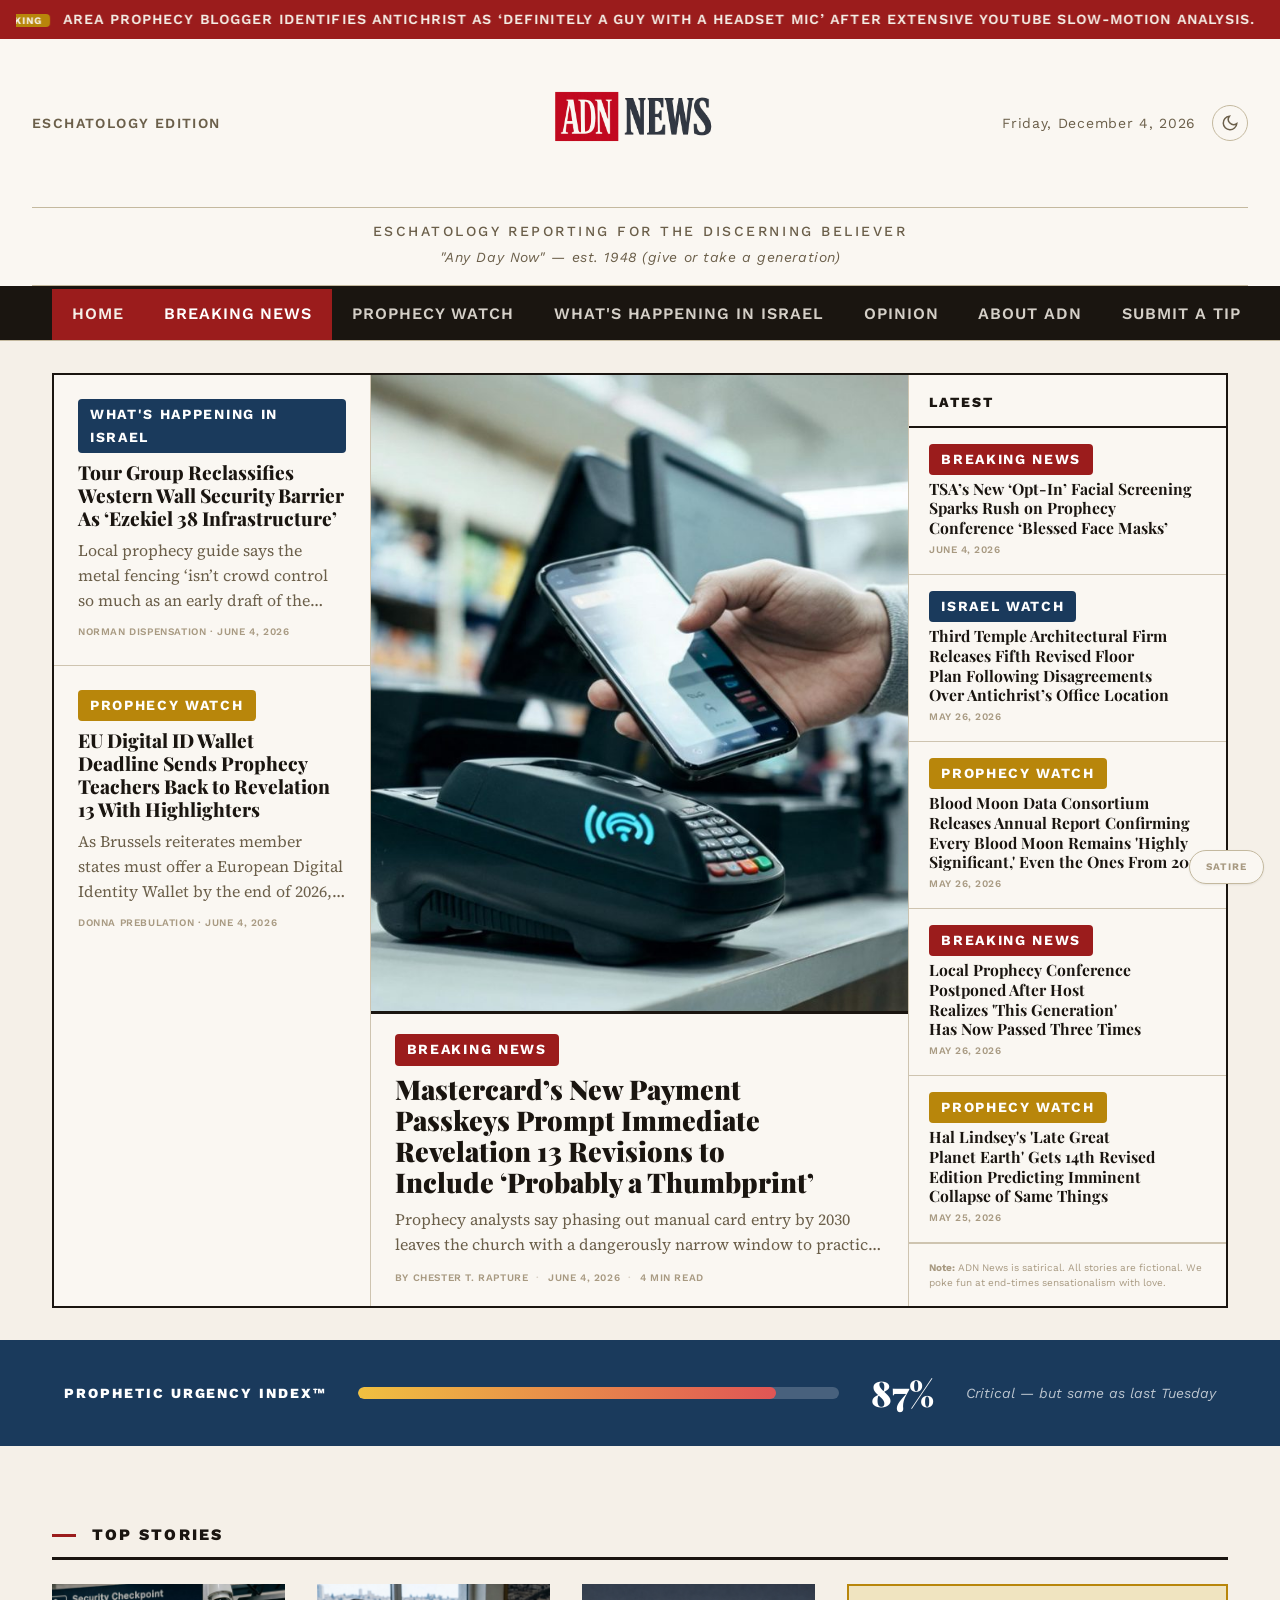
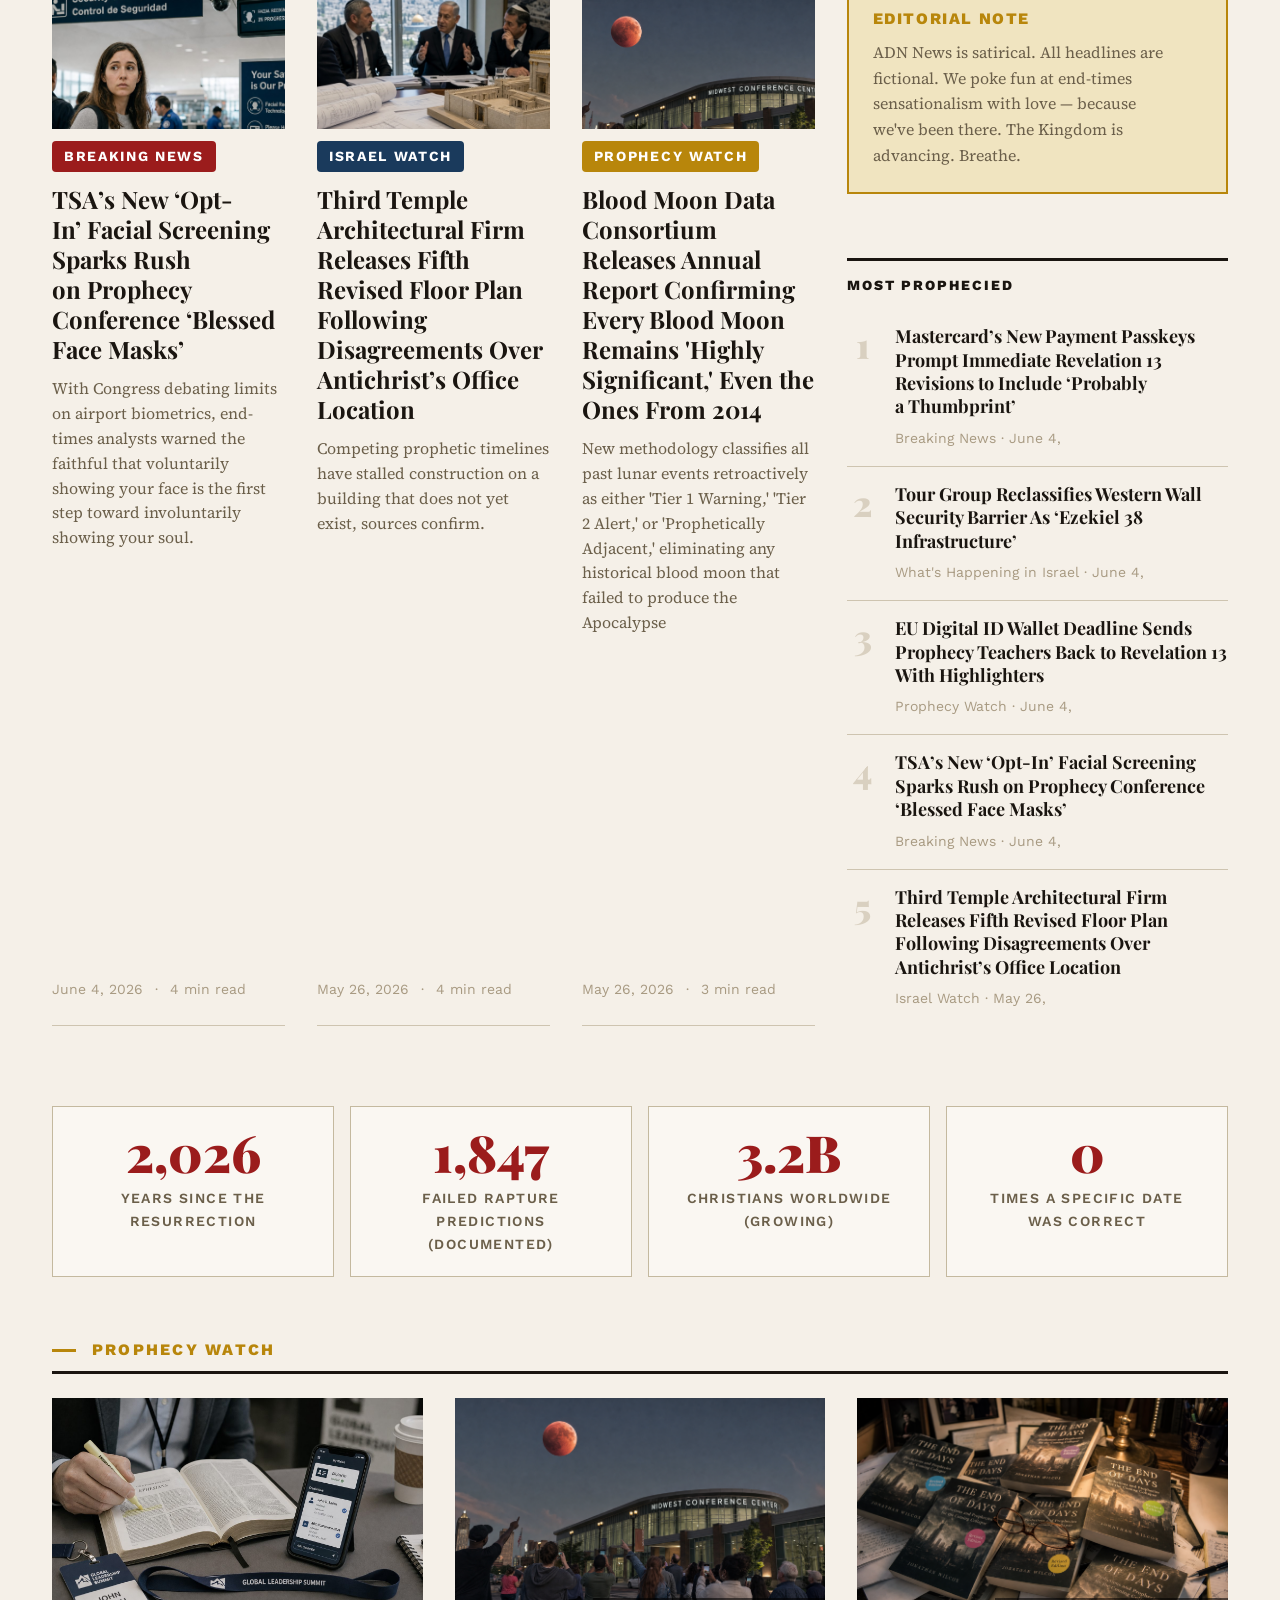
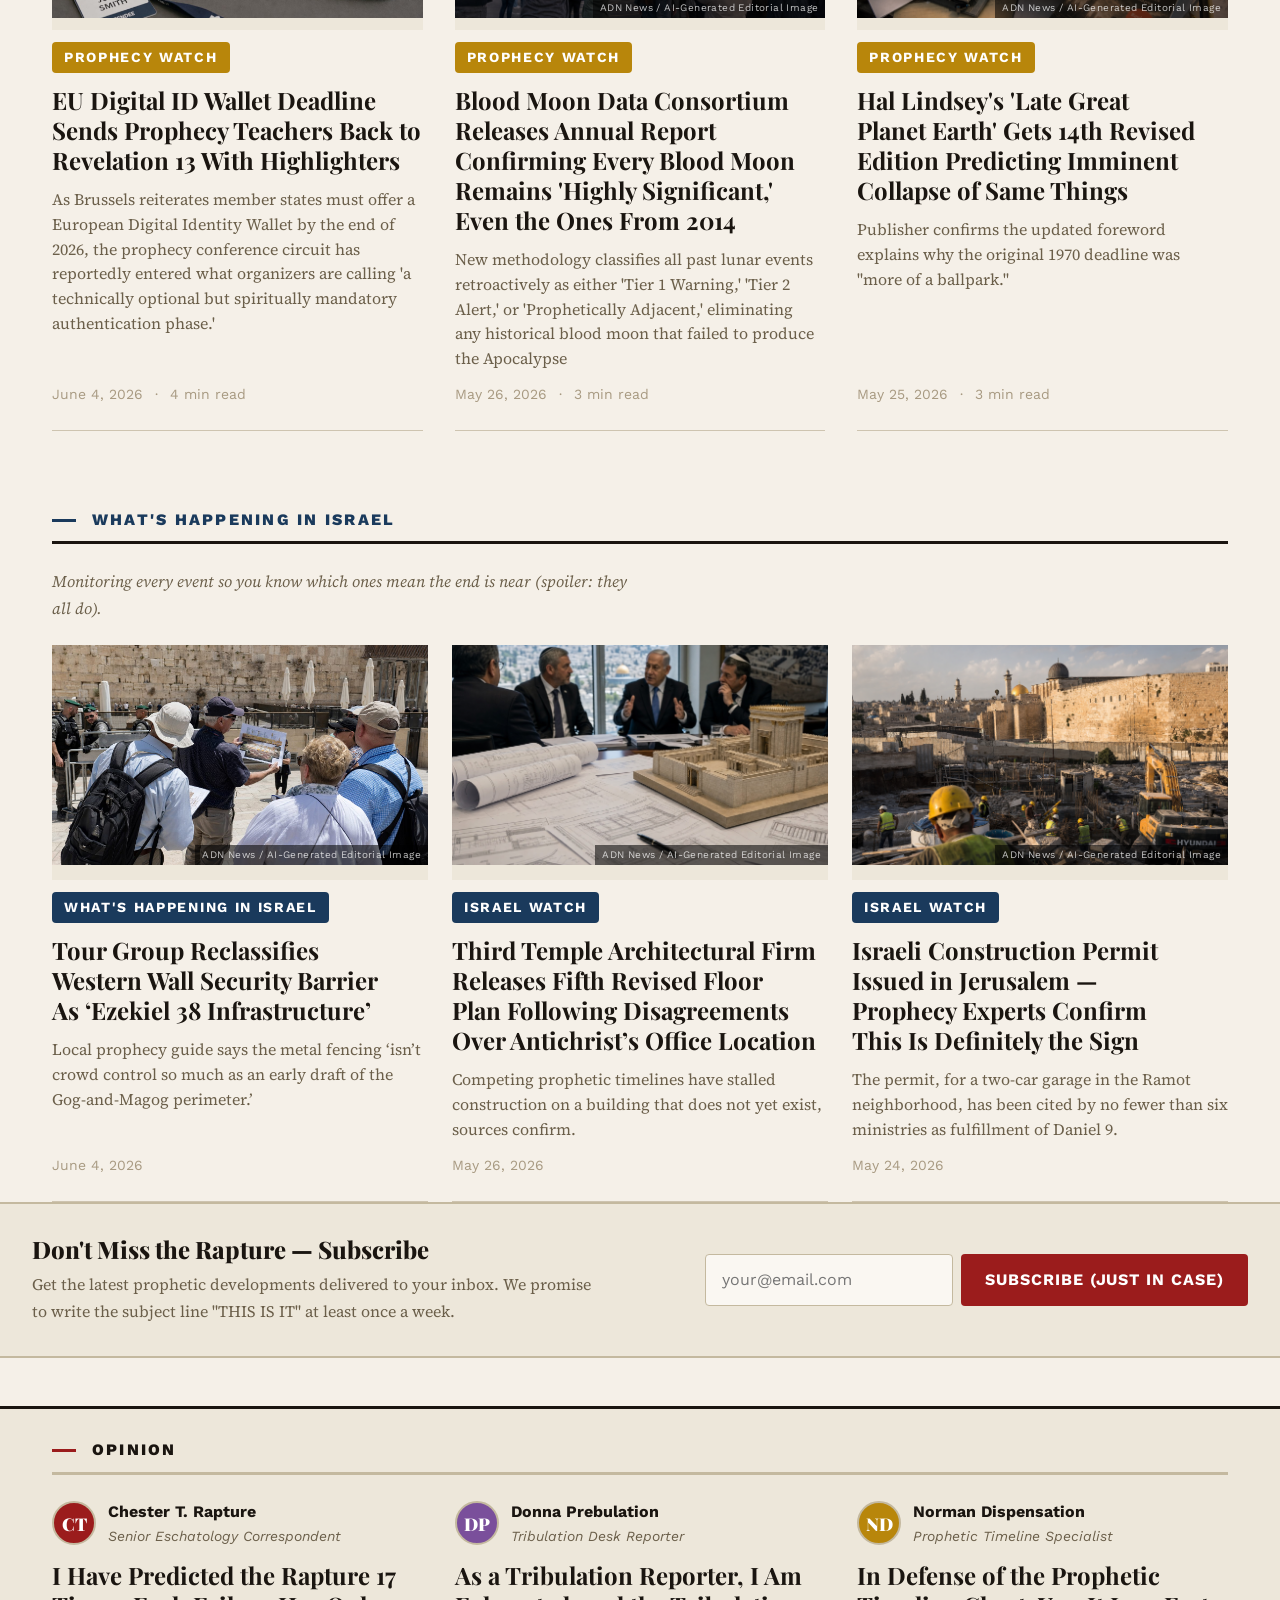
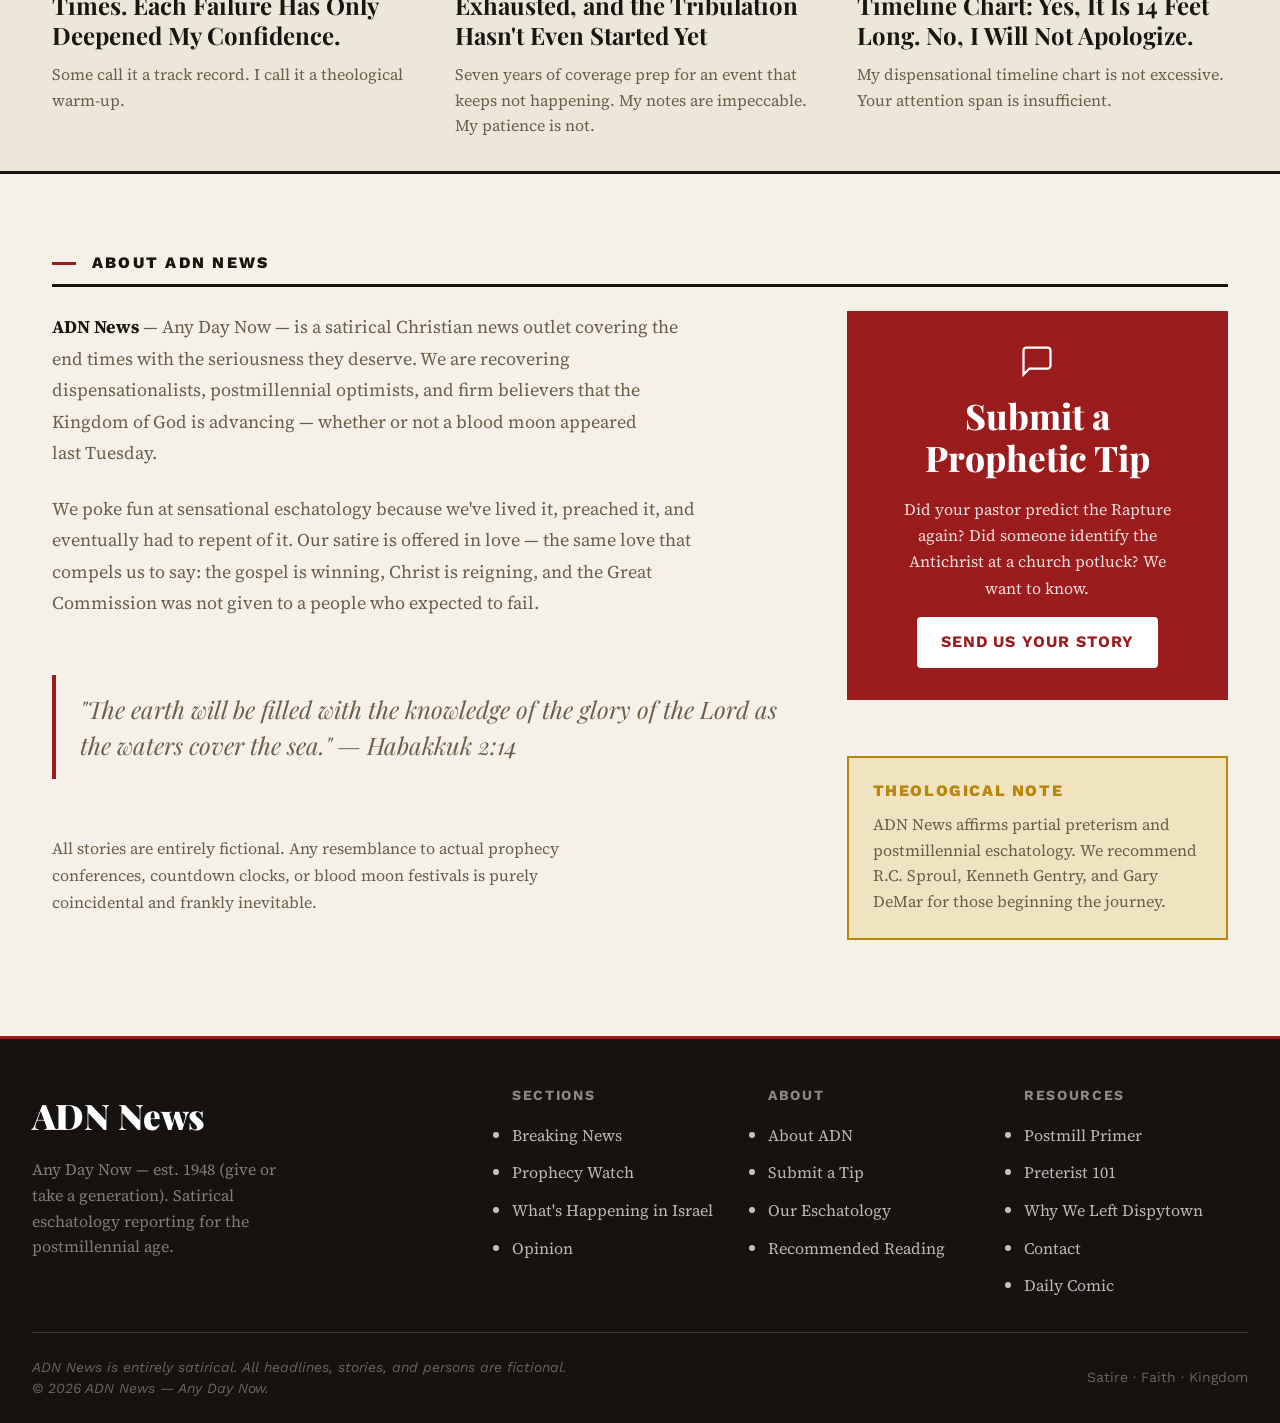
<file: index.html>
<!DOCTYPE html>
<html lang="en">
<head>
  <meta charset="UTF-8" />
  <meta name="viewport" content="width=device-width, initial-scale=1.0" />
  <title>ADN News — Eschatology Reporting for the Discerning Believer</title>
  <meta name="description" content="ADN News covers the latest end-times developments with the seriousness they deserve. Your source for prophetic breakthroughs, Rapture watch updates, and Kingdom progress reports." />
  <meta property="og:title" content="ADN News" />
  <meta property="og:description" content="Eschatology reporting for the discerning believer." />
  <meta property="og:type" content="website" />
  <link rel="preconnect" href="https://fonts.googleapis.com" />
  <link rel="preconnect" href="https://fonts.gstatic.com" crossorigin />
  <link href="https://fonts.googleapis.com/css2?family=Playfair+Display:ital,wght@0,700;0,800;0,900;1,700;1,800&family=Source+Serif+4:ital,wght@0,300;0,400;0,600;1,300;1,400&family=Work+Sans:wght@400;500;600;700;800&display=swap" rel="stylesheet" />
  <link rel="icon" type="image/x-icon" href="favicon.ico" />
  <link rel="icon" type="image/png" sizes="32x32" href="images/favicon-32.png" />
  <link rel="icon" type="image/png" sizes="192x192" href="images/favicon-192.png" />
  <link rel="stylesheet" href="css/base.css?v=9" />
  <link rel="stylesheet" href="css/style.css?v=10" />
  <style>
    .satire-watermark { position:fixed;bottom:var(--space-4);right:var(--space-4);background:var(--color-surface);border:1px solid var(--color-border);border-radius:var(--radius-full);padding:var(--space-2) var(--space-4);font-family:var(--font-sans);font-size:10px;font-weight:700;letter-spacing:0.1em;text-transform:uppercase;color:var(--color-text-faint);z-index:100;pointer-events:none;box-shadow:var(--shadow-sm); }
    .site-header.scrolled { box-shadow: var(--shadow-md); }
    .newsletter-strip { background:var(--color-surface-offset);border-top:2px solid var(--color-border);border-bottom:2px solid var(--color-border);padding:var(--space-8);margin-bottom:var(--space-12); }
    .newsletter-inner { max-width:var(--content-wide);margin:0 auto;display:flex;align-items:center;gap:var(--space-8);flex-wrap:wrap; }
    .newsletter-text { flex:1;min-width:200px; }
    .newsletter-text h3 { font-family:var(--font-display);font-size:var(--text-lg);font-weight:800;margin-bottom:var(--space-2); }
    .newsletter-text p { font-size:var(--text-sm);color:var(--color-text-muted); }
    .newsletter-form { display:flex;gap:var(--space-2);flex-wrap:wrap; }
    .newsletter-input { border:1px solid var(--color-border);background:var(--color-surface);color:var(--color-text);padding:var(--space-3) var(--space-4);font-family:var(--font-sans);font-size:var(--text-sm);min-width:min(220px,100%);border-radius:var(--radius-sm);flex:1; }
    .newsletter-btn { background:var(--color-primary);color:#fff;padding:var(--space-3) var(--space-6);font-family:var(--font-sans);font-size:var(--text-sm);font-weight:700;letter-spacing:0.06em;text-transform:uppercase;border-radius:var(--radius-sm);cursor:pointer;border:none;transition:background var(--transition-interactive); }
    .newsletter-btn:hover { background:var(--color-primary-hover); }
    .pull-quote { border-left:4px solid var(--color-primary);padding:var(--space-4) var(--space-6);margin:var(--space-8) 0;font-family:var(--font-display);font-size:var(--text-lg);font-style:italic;color:var(--color-text-muted);line-height:1.5; }
    .stat-row { display:grid;grid-template-columns:repeat(4,1fr);gap:var(--space-4);margin-bottom:var(--space-12); }
    .stat-box { border:1px solid var(--color-border);background:var(--color-surface);padding:var(--space-5) var(--space-6);text-align:center; }
    .stat-number { font-family:var(--font-display);font-size:var(--text-2xl);font-weight:900;color:var(--color-primary);line-height:1;margin-bottom:var(--space-2); }
    .stat-label { font-family:var(--font-sans);font-size:var(--text-xs);font-weight:600;letter-spacing:0.1em;text-transform:uppercase;color:var(--color-text-muted); }
    .avatar-initials { width:44px;height:44px;border-radius:50%;display:flex;align-items:center;justify-content:center;font-family:var(--font-display);font-weight:900;font-size:1.1rem;color:#fff;flex-shrink:0;border:2px solid var(--color-border); }
    @media(max-width:768px){.stat-row{grid-template-columns:1fr 1fr;}}
    @media(max-width:480px){.stat-row{grid-template-columns:1fr 1fr;} .stat-number{font-size:clamp(1.5rem,7vw,2.5rem);}}
    @media(max-width:360px){.stat-row{grid-template-columns:1fr;}}
    /* Newsletter mobile */
    @media(max-width:600px){
      .newsletter-inner{flex-direction:column;gap:var(--space-4);}
      .newsletter-form{flex-direction:column;width:100%;}
      .newsletter-input{min-width:unset;width:100%;}
      .newsletter-btn{width:100%;justify-content:center;text-align:center;}
    }
    /* Sidebar stacks below content on mobile */
    @media(max-width:768px){
      .content-grid-2col .sidebar{order:2;}
      .content-grid-2col > *:first-child{order:1;}
    }
    /* skeleton loaders */
    .skeleton { background: linear-gradient(90deg, var(--color-surface-offset) 25%, var(--color-surface-dynamic) 50%, var(--color-surface-offset) 75%); background-size: 200% 100%; animation: shimmer 1.5s infinite; border-radius: var(--radius-sm); }
    @keyframes shimmer { 0%{background-position:200% 0} 100%{background-position:-200% 0} }
  </style>
</head>
<body data-page="home">
<div class="satire-watermark">Satire</div>

<!-- Ticker -->
<div class="top-bar" role="banner" aria-hidden="true">
  <div class="top-bar-ticker">
    <div class="ticker-items"></div>
  </div>
</div>

<!-- Header -->
<header class="site-header" role="banner">
  <div class="masthead-inner">
    <div class="masthead-date-line">
      <span class="edition-label">Eschatology Edition</span>
      <a href="index.html" class="masthead-logo-link" aria-label="ADN News — Home">
        <img src="images/logo.png" alt="ADN News" class="site-logo-img" />
      </a>
      <div class="masthead-header-controls">
        <span class="masthead-live-date"></span>
        <button class="theme-toggle" data-theme-toggle aria-label="Toggle dark mode">
          <svg width="18" height="18" viewBox="0 0 24 24" fill="none" stroke="currentColor" stroke-width="2"><path d="M21 12.79A9 9 0 1 1 11.21 3 7 7 0 0 0 21 12.79z"/></svg>
        </button>
      </div>
    </div>
    <div class="masthead-tagline-row">
      <p class="site-subtitle">Eschatology Reporting for the Discerning Believer</p>
      <p class="site-tagline">"Any Day Now" — est. 1948 (give or take a generation)</p>
    </div>
  </div>
</header>

<nav class="primary-nav" aria-label="Main navigation">
  <div class="primary-nav-inner">
    <a href="index.html" class="nav-link active">Home</a>
    <a href="breaking.html" class="nav-link nav-highlight">Breaking News</a>
    <a href="prophecy-watch.html" class="nav-link">Prophecy Watch</a>
    <a href="israel.html" class="nav-link">What's Happening in Israel</a>
    <a href="#opinion" class="nav-link" data-smooth-scroll>Opinion</a>
    <a href="#about" class="nav-link" data-smooth-scroll>About ADN</a>
    <a href="contact.html" class="nav-link">Submit a Tip</a>
  </div>
</nav>

<main>
  <!-- ABOVE-FOLD FRONT PAGE -->
  <div class="page-wrap" style="padding-bottom:0;">
    <div class="front-page-grid fade-in">

      <!-- LEFT: 2 secondary stories (text-only, stacked) -->
      <div class="fp-left" id="fp-left">
        <div style="height:280px;" class="skeleton" id="fp-left-skeleton"></div>
      </div>

      <!-- CENTER: hero story with image -->
      <div class="fp-center" id="fp-center">
        <div style="height:520px;" class="skeleton" id="fp-center-skeleton"></div>
      </div>

      <!-- RIGHT: latest headlines list -->
      <div class="fp-right" id="fp-right">
        <div style="height:400px;" class="skeleton" id="fp-right-skeleton"></div>
      </div>

    </div>
  </div>

  <!-- PROPHECY METER -->
  <div class="prophecy-meter">
    <div class="prophecy-meter-inner">
      <span class="prophecy-meter-label">Prophetic Urgency Index™</span>
      <div class="meter-bar-wrap"><div class="meter-bar-fill" data-percent="87"></div></div>
      <span class="prophecy-meter-reading">87%</span>
      <span class="prophecy-meter-caption">Critical — but same as last Tuesday</span>
    </div>
  </div>

  <!-- TOP STORIES -->
  <div class="page-wrap" style="padding-bottom:0;">
    <div class="section-header"><div class="section-accent"></div><h2>Top Stories</h2></div>
    <div class="content-grid-2col fade-in">
      <div id="top-stories-grid" class="content-grid" style="margin-bottom:0;">
        <!-- dynamic -->
      </div>
      <aside class="sidebar">
        <div class="disclaimer-box">
          <h3>Editorial Note</h3>
          <p>ADN News is satirical. All headlines are fictional. We poke fun at end-times sensationalism with love — because we've been there. The Kingdom is advancing. Breathe.</p>
        </div>
        <div class="sidebar-widget">
          <h3>Most Prophecied</h3>
          <ol id="most-prophesied-list" role="list"><!-- dynamic --></ol>
        </div>
      </aside>
    </div>
  </div>

  <!-- STATS -->
  <div class="page-wrap" style="padding-top:var(--space-8);padding-bottom:0;">
    <div class="stat-row fade-in">
      <div class="stat-box"><div class="stat-number">2,026</div><div class="stat-label">Years Since the Resurrection</div></div>
      <div class="stat-box"><div class="stat-number">1,847</div><div class="stat-label">Failed Rapture Predictions (Documented)</div></div>
      <div class="stat-box"><div class="stat-number">3.2B</div><div class="stat-label">Christians Worldwide (Growing)</div></div>
      <div class="stat-box"><div class="stat-number">0</div><div class="stat-label">Times a Specific Date Was Correct</div></div>
    </div>
  </div>

  <!-- PROPHECY WATCH -->
  <div class="page-wrap" style="padding-top:var(--space-4);padding-bottom:0;">
    <div class="section-header">
      <div class="section-accent" style="background:var(--color-gold);"></div>
      <h2 style="color:var(--color-gold);">Prophecy Watch</h2>
    </div>
    <div id="prophecy-watch-grid" class="content-grid fade-in"><!-- dynamic --></div>
  </div>

  <!-- ISRAEL -->
  <section id="israel">
    <div class="page-wrap" style="padding-bottom:0;">
      <div class="section-header">
        <div class="section-accent" style="background:var(--color-blue);"></div>
        <h2 style="color:var(--color-blue);">What's Happening in Israel</h2>
      </div>
      <p style="font-size:var(--text-sm);color:var(--color-text-muted);margin-bottom:var(--space-6);font-style:italic;">Monitoring every event so you know which ones mean the end is near (spoiler: they all do).</p>
      <div id="israel-grid" class="israel-grid fade-in"><!-- dynamic --></div>
    </div>
  </section>

  <!-- NEWSLETTER -->
  <div class="newsletter-strip">
    <div class="newsletter-inner">
      <div class="newsletter-text">
        <h3>Don't Miss the Rapture — Subscribe</h3>
        <p>Get the latest prophetic developments delivered to your inbox. We promise to write the subject line "THIS IS IT" at least once a week.</p>
      </div>
      <form class="newsletter-form" id="newsletter-form" action="https://api.web3forms.com/submit" method="POST" target="newsletter-hidden-frame">
        <input type="hidden" name="access_key" value="829221c3-53d5-4f14-9e4f-9f8b8d41c41e" />
        <input type="hidden" name="subject" value="ADN News — New Subscriber" />
        <input type="hidden" name="redirect" value="false" />
        <input type="checkbox" name="botcheck" style="display:none;" tabindex="-1" autocomplete="off" />
        <input class="newsletter-input" type="email" name="email" id="newsletter-email" placeholder="your@email.com" aria-label="Email address" required />
        <button class="newsletter-btn" type="submit" id="newsletter-btn">Subscribe (Just In Case)</button>
      </form>
      <iframe name="newsletter-hidden-frame" style="display:none;"></iframe>
      <div id="newsletter-success" style="display:none; font-family:var(--font-sans); font-size:var(--text-sm); color:var(--color-text-muted); padding:var(--space-3) 0;">You're subscribed. We'll write the subject line "THIS IS IT" at least once a week.</div>
    </div>
  </div>

  <!-- OPINION -->
  <section id="opinion" style="scroll-margin-top: 16px;">
    <div class="opinion-strip">
      <div class="opinion-strip-inner">
        <div class="section-header" style="border-color:var(--color-border);">
          <div class="section-accent"></div><h2>Opinion</h2>
        </div>
        <div id="opinion-cards" class="opinion-cards fade-in"><!-- dynamic --></div>
      </div>
    </div>
  </section>

  <!-- ABOUT -->
  <section id="about" style="scroll-margin-top: 16px;">
    <div class="page-wrap" style="padding-bottom:0;">
      <div class="section-header"><div class="section-accent"></div><h2>About ADN News</h2></div>
      <div class="content-grid-2col fade-in" style="margin-bottom:var(--space-12);">
        <div style="display:flex;flex-direction:column;gap:var(--space-6);">
          <p style="font-size:var(--text-base);line-height:1.75;color:var(--color-text-muted);"><strong style="color:var(--color-text);">ADN News</strong> — Any Day Now — is a satirical Christian news outlet covering the end times with the seriousness they deserve. We are recovering dispensationalists, postmillennial optimists, and firm believers that the Kingdom of God is advancing — whether or not a blood moon appeared last Tuesday.</p>
          <p style="font-size:var(--text-base);line-height:1.75;color:var(--color-text-muted);">We poke fun at sensational eschatology because we've lived it, preached it, and eventually had to repent of it. Our satire is offered in love — the same love that compels us to say: the gospel is winning, Christ is reigning, and the Great Commission was not given to a people who expected to fail.</p>
          <div class="pull-quote">"The earth will be filled with the knowledge of the glory of the Lord as the waters cover the sea." — Habakkuk 2:14</div>
          <p style="font-size:var(--text-sm);line-height:1.7;color:var(--color-text-muted);">All stories are entirely fictional. Any resemblance to actual prophecy conferences, countdown clocks, or blood moon festivals is purely coincidental and frankly inevitable.</p>
        </div>
        <div class="sidebar">
          <div class="promo-unit" id="submit">
            <svg width="36" height="36" viewBox="0 0 24 24" fill="none" stroke="currentColor" stroke-width="1.5"><path d="M21 15a2 2 0 0 1-2 2H7l-4 4V5a2 2 0 0 1 2-2h14a2 2 0 0 1 2 2z"/></svg>
            <h3>Submit a Prophetic Tip</h3>
            <p>Did your pastor predict the Rapture again? Did someone identify the Antichrist at a church potluck? We want to know.</p>
            <a href="contact.html" class="promo-btn">Send Us Your Story</a>
          </div>
          <div class="disclaimer-box" style="margin-top:var(--space-6);">
            <h3>Theological Note</h3>
            <p>ADN News affirms partial preterism and postmillennial eschatology. We recommend R.C. Sproul, Kenneth Gentry, and Gary DeMar for those beginning the journey.</p>
          </div>
        </div>
      </div>
    </div>
  </section>
</main>

<footer class="site-footer">
  <div class="footer-inner">
    <div class="footer-top">
      <div class="footer-brand"><div class="footer-site-name">ADN News</div><p>Any Day Now — est. 1948 (give or take a generation). Satirical eschatology reporting for the postmillennial age.</p></div>
      <div class="footer-col"><h4>Sections</h4><ul><li><a href="breaking.html">Breaking News</a></li><li><a href="prophecy-watch.html">Prophecy Watch</a></li><li><a href="israel.html">What's Happening in Israel</a></li><li><a href="index.html#opinion">Opinion</a></li></ul></div>
      <div class="footer-col"><h4>About</h4><ul><li><a href="index.html#about">About ADN</a></li><li><a href="index.html#submit">Submit a Tip</a></li><li><a href="our-eschatology.html">Our Eschatology</a></li><li><a href="recommended-reading.html">Recommended Reading</a></li></ul></div>
      <div class="footer-col"><h4>Resources</h4><ul><li><a href="postmill-primer.html">Postmill Primer</a></li><li><a href="preterist-101.html">Preterist 101</a></li><li><a href="why-we-left-dispytown.html">Why We Left Dispytown</a></li><li><a href="contact.html">Contact</a></li><li><a href="comic.html">Daily Comic</a></li></ul></div>
    </div>
    <div class="footer-bottom">
      <p class="footer-disclaimer">ADN News is entirely satirical. All headlines, stories, and persons are fictional. &copy; 2026 ADN News &mdash; Any Day Now.</p>
      <p>Satire &middot; Faith &middot; Kingdom</p>
    </div>
  </div>
</footer>
<script src="js/main.js?v=10"></script>
<script>
(function () {
  var form = document.getElementById('newsletter-form');
  if (!form) return;
  var submitted = false;
  // When the hidden iframe loads after form submit, show success
  var iframe = document.querySelector('iframe[name="newsletter-hidden-frame"]');
  if (iframe) {
    iframe.addEventListener('load', function () {
      if (!submitted) return;
      form.style.display = 'none';
      document.getElementById('newsletter-success').style.display = 'block';
    });
  }
  form.addEventListener('submit', function () {
    submitted = true;
  });
})();
</script>
<script>
// Smooth scroll for anchor nav links — waits for dynamic content to settle
document.querySelectorAll('[data-smooth-scroll]').forEach(function(link) {
  link.addEventListener('click', function(e) {
    var href = this.getAttribute('href');
    if (!href || href.charAt(0) !== '#') return;
    var target = document.querySelector(href);
    if (!target) return;
    e.preventDefault();
    setTimeout(function() {
      target.scrollIntoView({ behavior: 'smooth', block: 'start' });
    }, 50);
  });
});
</script>
</body>
</html>
<!-- deploy: 20260527-v2 -->
</file>
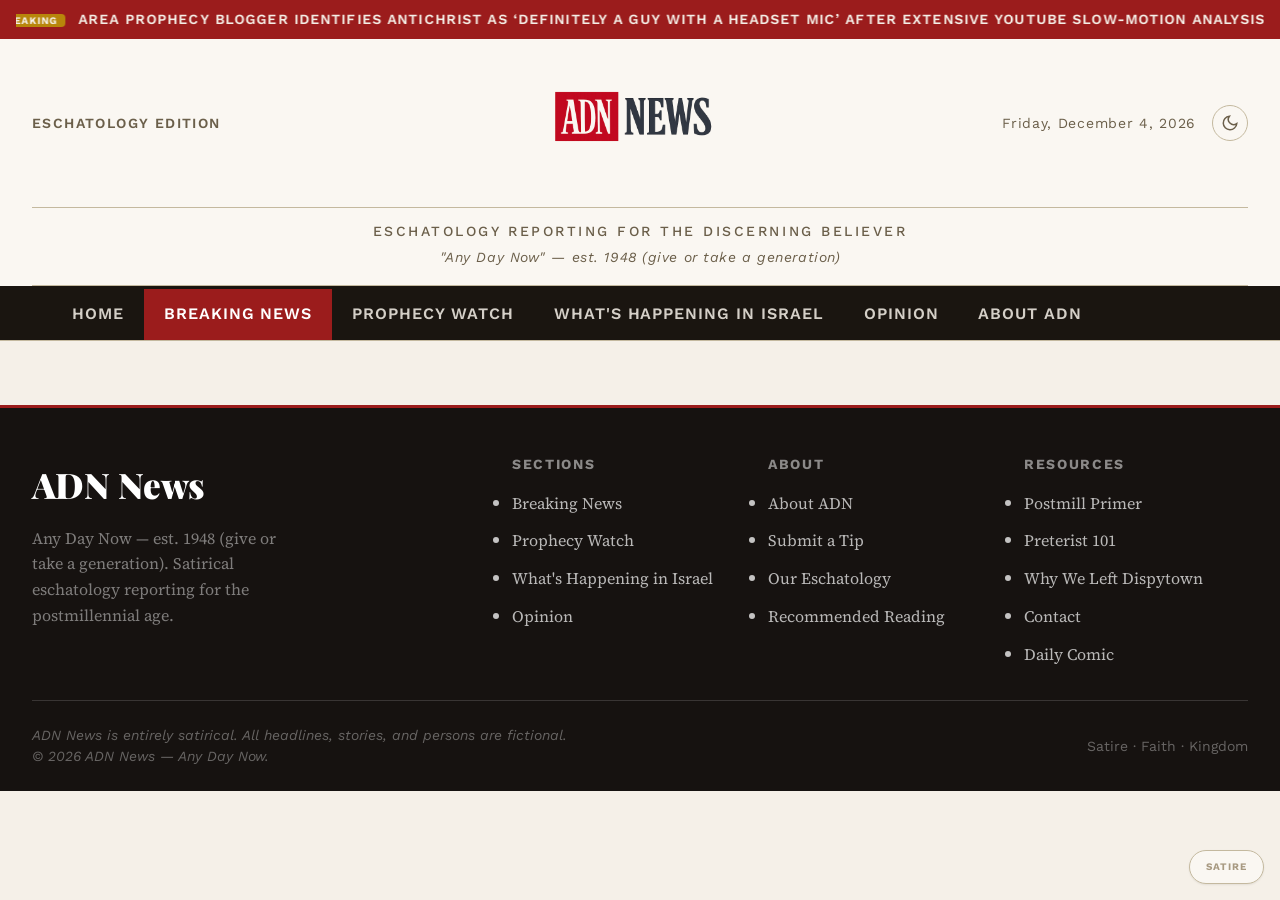
<file: article.html>
<!DOCTYPE html>
<html lang="en">
<head>
  <meta charset="UTF-8" />
  <meta name="viewport" content="width=device-width, initial-scale=1.0" />
  <title>ADN News — Eschatology Reporting for the Discerning Believer</title>
  <meta name="description" content="ADN News covers the latest end-times developments with the seriousness they deserve." id="meta-description" />
  <!-- Open Graph -->
  <meta property="og:site_name" content="ADN News" />
  <meta property="og:type" content="article" />
  <meta property="og:title" content="ADN News" id="og-title" />
  <meta property="og:description" content="ADN News covers the latest end-times developments with the seriousness they deserve." id="og-description" />
  <meta property="og:url" content="https://www.adn-news.net/article.html" id="og-url" />
  <meta property="og:image" content="https://www.adn-news.net/images/logo.png" id="og-image" />
  <!-- Twitter Card -->
  <meta name="twitter:card" content="summary_large_image" />
  <meta name="twitter:site" content="@ADNNewsNet" />
  <meta name="twitter:title" content="ADN News" id="tw-title" />
  <meta name="twitter:description" content="ADN News covers the latest end-times developments with the seriousness they deserve." id="tw-description" />
  <meta name="twitter:image" content="https://www.adn-news.net/images/logo.png" id="tw-image" />
  <!-- Article Schema injected dynamically by main.js -->
  <link rel="preconnect" href="https://fonts.googleapis.com" />
  <link rel="preconnect" href="https://fonts.gstatic.com" crossorigin />
  <link href="https://fonts.googleapis.com/css2?family=Playfair+Display:ital,wght@0,700;0,800;0,900;1,700;1,800&family=Source+Serif+4:ital,wght@0,300;0,400;0,600;1,300;1,400&family=Work+Sans:wght@400;500;600;700;800&display=swap" rel="stylesheet" />
  <link rel="icon" type="image/x-icon" href="favicon.ico" />
  <link rel="icon" type="image/png" sizes="32x32" href="images/favicon-32.png" />
  <link rel="icon" type="image/png" sizes="192x192" href="images/favicon-192.png" />
  <link rel="stylesheet" href="css/base.css?v=9" />
  <link rel="stylesheet" href="css/style.css?v=10" />
  <style>
    .satire-watermark {
      position: fixed; bottom: var(--space-4); right: var(--space-4);
      background: var(--color-surface);
      border: 1px solid var(--color-border);
      border-radius: var(--radius-full);
      padding: var(--space-2) var(--space-4);
      font-family: var(--font-sans);
      font-size: 10px; font-weight: 700;
      letter-spacing: 0.1em; text-transform: uppercase;
      color: var(--color-text-faint);
      z-index: 100; pointer-events: none;
      box-shadow: var(--shadow-sm);
    }
    .article-wrap {
      max-width: 720px;
      margin: 0 auto;
      padding: var(--space-8) var(--space-6) var(--space-16);
    }
    @media (max-width: 640px) {
      .article-wrap { padding: var(--space-6) var(--space-4) var(--space-12); }
    }
    .article-hero-band {
      background: linear-gradient(135deg, #1a1510 0%, #3a2c1a 60%, #2c1a0a 100%);
      height: 380px;
      display: flex; align-items: center; justify-content: center;
      margin-bottom: var(--space-10);
    }
    .article-hero-band svg { opacity: 0.15; }
    /* Responsive hero image wrapper */
    .article-hero-wrap {
      position: relative;
      width: 100%;
      height: 460px;
      overflow: hidden;
      margin-bottom: var(--space-10);
      background: #111;
    }
    @media (max-width: 768px) {
      .article-hero-wrap { height: 300px; margin-bottom: var(--space-6); }
    }
    @media (max-width: 480px) {
      .article-hero-wrap { height: 220px; margin-bottom: var(--space-4); }
    }
    /* Article headline and deck */
    .article-page-headline {
      font-family: var(--font-display);
      font-size: var(--text-2xl);
      font-weight: 900;
      line-height: 1.1;
      margin-bottom: var(--space-4);
    }
    @media (max-width: 480px) {
      .article-page-headline { font-size: clamp(1.5rem, 6vw, 2rem); }
    }
    .article-page-deck {
      font-size: var(--text-lg);
      color: var(--color-text-muted);
      font-style: italic;
      line-height: 1.55;
      margin-bottom: var(--space-4);
      max-width: 60ch;
    }
    @media (max-width: 480px) {
      .article-page-deck { font-size: var(--text-base); }
    }
    /* Satire tag - don't push to right on mobile */
    .satire-tag-inline {
      margin-left: auto;
      font-style: italic;
      font-size: var(--text-xs);
      white-space: nowrap;
    }
    @media (max-width: 480px) {
      .satire-tag-inline { margin-left: 0; }
    }
    .article-byline {
      display: flex; align-items: center; gap: var(--space-4);
      flex-wrap: wrap;
      font-family: var(--font-sans);
      font-size: var(--text-xs);
      color: var(--color-text-muted);
      padding: var(--space-4) 0;
      border-top: 1px solid var(--color-border);
      border-bottom: 1px solid var(--color-border);
      margin: var(--space-6) 0;
    }
    .article-byline .author { color: var(--color-primary); font-weight: 700; font-size: var(--text-sm); }
    .article-body-text p { margin-bottom: var(--space-6); line-height: 1.8; }
    .article-body-text h2 {
      font-size: var(--text-xl);
      margin: var(--space-10) 0 var(--space-4);
      font-family: var(--font-display);
    }
    .pull-quote-article {
      border-left: 4px solid var(--color-primary);
      padding: var(--space-4) var(--space-5);
      margin: var(--space-8) 0;
      font-family: var(--font-display);
      font-size: var(--text-lg);
      font-style: italic;
      color: var(--color-text-muted);
      line-height: 1.5;
    }
    @media (max-width: 480px) {
      .pull-quote-article { font-size: var(--text-base); padding: var(--space-3) var(--space-4); }
    }
    .postmill-note {
      background: #c8d8e8;
      border-left: 4px solid var(--color-blue);
      padding: var(--space-4) var(--space-6);
      margin: var(--space-8) 0;
      font-style: italic;
      font-size: var(--text-sm);
      color: var(--color-blue);
      line-height: 1.65;
      border-radius: 0 var(--radius-sm) var(--radius-sm) 0;
    }
    [data-theme='dark'] .postmill-note {
      background: var(--color-blue-highlight);
      color: var(--color-blue);
    }
    /* ── Share Bar ── */
    .share-bar {
      display: flex;
      align-items: center;
      gap: var(--space-2);
      flex-wrap: wrap;
      padding: var(--space-4) 0;
      margin-bottom: var(--space-6);
      border-bottom: 1px solid var(--color-border);
      row-gap: var(--space-2);
    }

    .share-label {
      font-family: var(--font-sans);
      font-size: var(--text-xs);
      font-weight: 800;
      letter-spacing: 0.12em;
      text-transform: uppercase;
      color: var(--color-text-faint);
      margin-right: var(--space-2);
    }
    .share-btn {
      display: inline-flex;
      align-items: center;
      gap: 6px;
      padding: 7px 14px;
      border-radius: var(--radius-full);
      font-family: var(--font-sans);
      font-size: var(--text-xs);
      font-weight: 700;
      text-decoration: none;
      cursor: pointer;
      border: none;
      transition: opacity 0.15s ease, transform 0.1s ease;
      line-height: 1;
    }
    .share-btn:hover { opacity: 0.85; transform: translateY(-1px); }
    .share-btn:active { transform: translateY(0); }
    .share-btn--facebook  { background: #1877F2; color: #fff; }
    .share-btn--twitter   { background: #000;    color: #fff; }
    .share-btn--email     { background: var(--color-primary); color: #fff; }
    .share-btn--copy      { background: var(--color-surface); color: var(--color-text); border: 1px solid var(--color-border); }
    .share-btn--copied    { background: #16a34a !important; color: #fff !important; border-color: transparent !important; }
    .related-stories { margin-top: var(--space-16); border-top: 3px solid var(--color-text); padding-top: var(--space-8); }
    .related-grid { display: grid; grid-template-columns: 1fr 1fr 1fr; gap: var(--space-6); margin-top: var(--space-6); }
    @media (max-width: 768px) { .related-grid { grid-template-columns: 1fr 1fr; } }
    @media (max-width: 480px) { .related-grid { grid-template-columns: 1fr; } }
    .related-card { display: flex; flex-direction: column; gap: var(--space-2); cursor: pointer; }
    .related-card:hover h3 { color: var(--color-primary); }
    .related-card h3 { font-family: var(--font-display); font-size: var(--text-base); font-weight: 700; line-height: 1.3; transition: color var(--transition-interactive); }
    .related-card .cat { font-family: var(--font-sans); font-size: 10px; font-weight: 700; letter-spacing: 0.1em; text-transform: uppercase; color: var(--color-text-faint); }
    .img-placeholder-sm {
      height: 120px; border-radius: var(--radius-sm);
      display: flex; align-items: center; justify-content: center;
    }
  </style>
</head>
<body data-page="article">
<div class="satire-watermark">Satire</div>

<!-- Breaking news ticker -->
<div class="top-bar" role="banner" aria-hidden="true">
  <div class="top-bar-ticker">
    <div class="ticker-items">
      <span><span class="ticker-label">Breaking</span> Local man updates Rapture countdown clock for 47th consecutive year</span>
      <span>&#8195;•&#8195;</span>
      <span><span class="ticker-label">Exclusive</span> Gospel continues advancing in unreached people groups despite lack of chaos</span>
      <span>&#8195;•&#8195;</span>
      <span><span class="ticker-label">Breaking</span> Local man updates Rapture countdown clock for 47th consecutive year</span>
      <span>&#8195;•&#8195;</span>
      <span><span class="ticker-label">Exclusive</span> Gospel continues advancing in unreached people groups despite lack of chaos</span>
    </div>
  </div>
</div>

<header class="site-header" role="banner">
  <div class="masthead-inner">
    <div class="masthead-date-line">
      <span class="edition-label">Eschatology Edition</span>
      <a href="index.html" class="masthead-logo-link" aria-label="ADN News — Home">
        <img src="images/logo.png" alt="ADN News" class="site-logo-img" />
      </a>
      <div class="masthead-header-controls">
        <span class="masthead-live-date"></span>
        <button class="theme-toggle" data-theme-toggle aria-label="Toggle dark mode">
          <svg width="18" height="18" viewBox="0 0 24 24" fill="none" stroke="currentColor" stroke-width="2"><path d="M21 12.79A9 9 0 1 1 11.21 3 7 7 0 0 0 21 12.79z"/></svg>
        </button>
      </div>
    </div>
    <div class="masthead-tagline-row">
      <p class="site-subtitle">Eschatology Reporting for the Discerning Believer</p>
      <p class="site-tagline">"Any Day Now" — est. 1948 (give or take a generation)</p>
    </div>
  </div>
</header>

<nav class="primary-nav" aria-label="Main navigation">
  <div class="primary-nav-inner">
    <a href="index.html" class="nav-link">Home</a>
    <a href="breaking.html" class="nav-link nav-highlight">Breaking News</a>
    <a href="prophecy-watch.html" class="nav-link">Prophecy Watch</a>
    <a href="israel.html" class="nav-link">What's Happening in Israel</a>
    <a href="index.html#opinion" class="nav-link">Opinion</a>
    <a href="index.html#about" class="nav-link">About ADN</a>
  </div>
</nav>

<main><div id="article-root"><!-- dynamic --></div></main>

<footer class="site-footer">
  <div class="footer-inner">
    <div class="footer-top">
      <div class="footer-brand"><div class="footer-site-name">ADN News</div><p>Any Day Now — est. 1948 (give or take a generation). Satirical eschatology reporting for the postmillennial age.</p></div>
      <div class="footer-col"><h4>Sections</h4><ul><li><a href="breaking.html">Breaking News</a></li><li><a href="prophecy-watch.html">Prophecy Watch</a></li><li><a href="israel.html">What's Happening in Israel</a></li><li><a href="index.html#opinion">Opinion</a></li></ul></div>
      <div class="footer-col"><h4>About</h4><ul><li><a href="index.html#about">About ADN</a></li><li><a href="index.html#submit">Submit a Tip</a></li><li><a href="our-eschatology.html">Our Eschatology</a></li><li><a href="recommended-reading.html">Recommended Reading</a></li></ul></div>
      <div class="footer-col"><h4>Resources</h4><ul><li><a href="postmill-primer.html">Postmill Primer</a></li><li><a href="preterist-101.html">Preterist 101</a></li><li><a href="why-we-left-dispytown.html">Why We Left Dispytown</a></li><li><a href="contact.html">Contact</a></li><li><a href="comic.html">Daily Comic</a></li></ul></div>
    </div>
    <div class="footer-bottom">
      <p class="footer-disclaimer">ADN News is entirely satirical. All headlines, stories, and persons are fictional. &copy; 2026 ADN News &mdash; Any Day Now.</p>
      <p>Satire &middot; Faith &middot; Kingdom</p>
    </div>
  </div>
</footer>

<script src="js/main.js?v=10"></script>
</body>
</html>
</file>
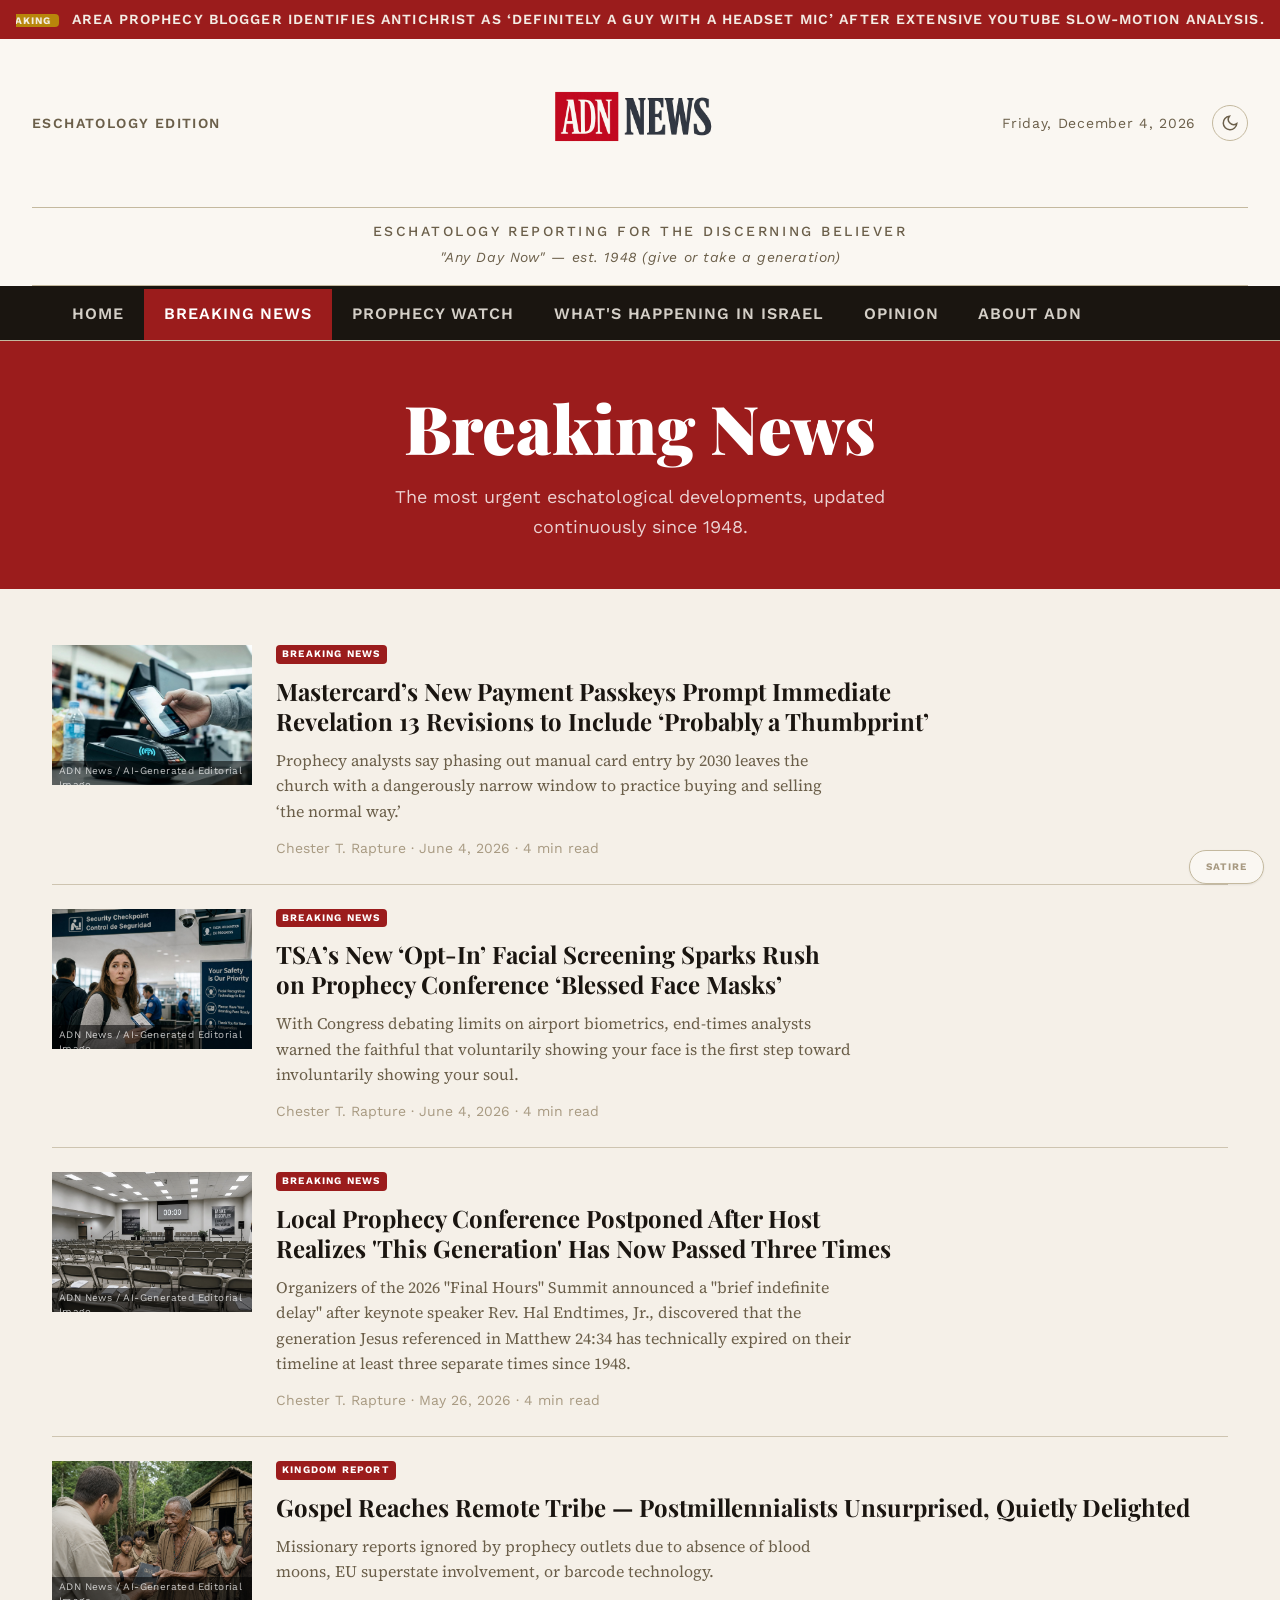
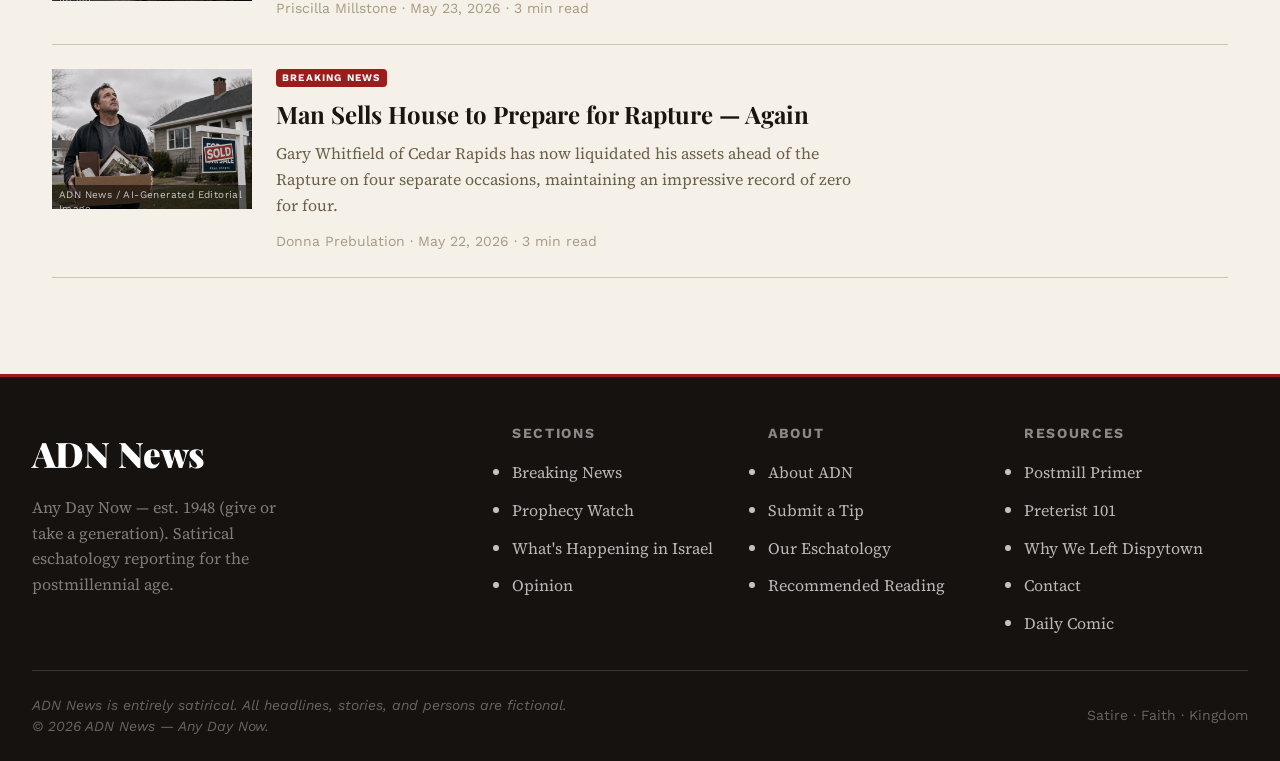
<file: breaking.html>
<!DOCTYPE html>
<html lang="en">
<head>
  <meta charset="UTF-8" />
  <meta name="viewport" content="width=device-width, initial-scale=1.0" />
  <title>Breaking News — ADN News</title>
  <meta name="description" content="The latest breaking end-times developments, as they happen (or don't)." />
  <!-- Open Graph -->
  <meta property="og:site_name" content="ADN News" />
  <meta property="og:type" content="website" />
  <meta property="og:title" content="Breaking News — ADN News" />
  <meta property="og:description" content="The latest breaking end-times developments, as they happen (or don't)." />
  <meta property="og:url" content="https://www.adn-news.net/breaking.html" />
  <meta property="og:image" content="https://www.adn-news.net/images/logo.png" />
  <!-- Twitter Card -->
  <meta name="twitter:card" content="summary_large_image" />
  <meta name="twitter:title" content="Breaking News — ADN News" />
  <meta name="twitter:description" content="The latest breaking end-times developments, as they happen (or don't)." />
  <meta name="twitter:image" content="https://www.adn-news.net/images/logo.png" />
  <link rel="preconnect" href="https://fonts.googleapis.com" />
  <link rel="preconnect" href="https://fonts.gstatic.com" crossorigin />
  <link href="https://fonts.googleapis.com/css2?family=Playfair+Display:ital,wght@0,700;0,800;0,900;1,700;1,800&family=Source+Serif+4:ital,wght@0,300;0,400;0,600;1,300;1,400&family=Work+Sans:wght@400;500;600;700;800&display=swap" rel="stylesheet" />
  <link rel="icon" type="image/x-icon" href="favicon.ico" />
  <link rel="icon" type="image/png" sizes="32x32" href="images/favicon-32.png" />
  <link rel="icon" type="image/png" sizes="192x192" href="images/favicon-192.png" />
  <link rel="stylesheet" href="css/base.css?v=9" />
  <link rel="stylesheet" href="css/style.css?v=10" />
  <style>
    .satire-watermark { position: fixed; bottom: var(--space-4); right: var(--space-4); background: var(--color-surface); border: 1px solid var(--color-border); border-radius: var(--radius-full); padding: var(--space-2) var(--space-4); font-family: var(--font-sans); font-size: 10px; font-weight: 700; letter-spacing: 0.1em; text-transform: uppercase; color: var(--color-text-faint); z-index: 100; pointer-events: none; box-shadow: var(--shadow-sm); }
    .category-hero { background: var(--color-primary); color: #fff; padding: var(--space-12) var(--space-8); text-align: center; }
    .category-hero h1 { font-family: var(--font-display); font-size: var(--text-3xl); font-weight: 900; color: #fff; margin-bottom: var(--space-4); }
    .category-hero p { font-family: var(--font-sans); font-size: var(--text-base); opacity: 0.8; max-width: 48ch; margin: 0 auto; }
    .article-list { display: flex; flex-direction: column; gap: 0; }
    .article-list-item { display: grid; grid-template-columns: 200px 1fr; gap: var(--space-6); padding: var(--space-6) 0; border-bottom: 1px solid var(--color-divider); align-items: start; cursor: pointer; }
    .article-list-item:hover .ali-headline { color: var(--color-primary); }
    .ali-image { height: 140px; border-radius: 0; overflow: hidden; }
    .ali-image .placeholder-img { min-height: 140px; }
    .ali-content { display: flex; flex-direction: column; gap: var(--space-3); }
    .ali-headline { font-family: var(--font-display); font-size: var(--text-lg); font-weight: 700; line-height: 1.25; transition: color var(--transition-interactive); }
    .ali-deck { font-size: var(--text-sm); color: var(--color-text-muted); line-height: 1.6; }
    .ali-meta { font-family: var(--font-sans); font-size: var(--text-xs); color: var(--color-text-faint); }
    .placeholder-img { width: 100%; height: 100%; display: flex; align-items: center; justify-content: center; min-height: 140px; }
    .img-breaking { background: linear-gradient(135deg, #2a1a00 0%, #6b4200 40%, #3a2000 100%); }
    .img-prophecy { background: linear-gradient(135deg, #5c1a1a 0%, #8b2020 40%, #3a0a0a 100%); }
    .img-kingdom { background: linear-gradient(135deg, #0a2a0a 0%, #1a5c1a 40%, #0a3a0a 100%); }
    @media (max-width: 640px) { .article-list-item { grid-template-columns: 100px 1fr; gap: var(--space-3); } .ali-image { height: 100px; min-width: 100px; } .ali-deck { display: none; } }
    @media (max-width: 380px) { .article-list-item { grid-template-columns: 1fr; } .ali-image { display: none; } }
  </style>
</head>
<body data-page="breaking">
<div class="satire-watermark">Satire</div>

<div class="top-bar" role="banner" aria-hidden="true">
  <div class="top-bar-ticker"><div class="ticker-items">
    <span><span class="ticker-label">Breaking</span> Local man updates Rapture countdown clock for 47th consecutive year</span>
    <span>&#8195;•&#8195;</span>
    <span><span class="ticker-label">Update</span> Kingdom of God still growing, sources confirm</span>
    <span>&#8195;•&#8195;</span>
    <span><span class="ticker-label">Breaking</span> Local man updates Rapture countdown clock for 47th consecutive year</span>
    <span>&#8195;•&#8195;</span>
    <span><span class="ticker-label">Update</span> Kingdom of God still growing, sources confirm</span>
  </div></div>
</div>

<header class="site-header" role="banner">
  <div class="masthead-inner">
    <div class="masthead-date-line">
      <span class="edition-label">Eschatology Edition</span>
      <a href="index.html" class="masthead-logo-link" aria-label="ADN News — Home">
        <img src="images/logo.png" alt="ADN News" class="site-logo-img" />
      </a>
      <div class="masthead-header-controls">
        <span class="masthead-live-date"></span>
        <button class="theme-toggle" data-theme-toggle aria-label="Toggle dark mode">
          <svg width="18" height="18" viewBox="0 0 24 24" fill="none" stroke="currentColor" stroke-width="2"><path d="M21 12.79A9 9 0 1 1 11.21 3 7 7 0 0 0 21 12.79z"/></svg>
        </button>
      </div>
    </div>
    <div class="masthead-tagline-row">
      <p class="site-subtitle">Eschatology Reporting for the Discerning Believer</p>
      <p class="site-tagline">"Any Day Now" — est. 1948 (give or take a generation)</p>
    </div>
  </div>
</header>
<nav class="primary-nav" aria-label="Main navigation">
  <div class="primary-nav-inner">
    <a href="index.html" class="nav-link">Home</a>
    <a href="breaking.html" class="nav-link active nav-highlight">Breaking News</a>
    <a href="prophecy-watch.html" class="nav-link">Prophecy Watch</a>
    <a href="israel.html" class="nav-link">What's Happening in Israel</a>
    <a href="index.html#opinion" class="nav-link">Opinion</a>
    <a href="index.html#about" class="nav-link">About ADN</a>
  </div>
</nav>

<main>
  <div class="category-hero">
    <h1>Breaking News</h1>
    <p>The most urgent eschatological developments, updated continuously since 1948.</p>
  </div>

  <div class="page-wrap">
    <div id="category-article-list" class="article-list"><!-- dynamic --></div>
  </div>
</main>

<footer class="site-footer">
  <div class="footer-inner">
    <div class="footer-top">
      <div class="footer-brand"><div class="footer-site-name">ADN News</div><p>Any Day Now — est. 1948 (give or take a generation). Satirical eschatology reporting for the postmillennial age.</p></div>
      <div class="footer-col"><h4>Sections</h4><ul><li><a href="breaking.html">Breaking News</a></li><li><a href="prophecy-watch.html">Prophecy Watch</a></li><li><a href="israel.html">What's Happening in Israel</a></li><li><a href="index.html#opinion">Opinion</a></li></ul></div>
      <div class="footer-col"><h4>About</h4><ul><li><a href="index.html#about">About ADN</a></li><li><a href="index.html#submit">Submit a Tip</a></li><li><a href="our-eschatology.html">Our Eschatology</a></li><li><a href="recommended-reading.html">Recommended Reading</a></li></ul></div>
      <div class="footer-col"><h4>Resources</h4><ul><li><a href="postmill-primer.html">Postmill Primer</a></li><li><a href="preterist-101.html">Preterist 101</a></li><li><a href="why-we-left-dispytown.html">Why We Left Dispytown</a></li><li><a href="contact.html">Contact</a></li><li><a href="comic.html">Daily Comic</a></li></ul></div>
    </div>
    <div class="footer-bottom">
      <p class="footer-disclaimer">ADN News is entirely satirical. All headlines, stories, and persons are fictional. &copy; 2026 ADN News &mdash; Any Day Now.</p>
      <p>Satire &middot; Faith &middot; Kingdom</p>
    </div>
  </div>
</footer>
<script src="js/main.js?v=10"></script>
</body>
</html>
</file>
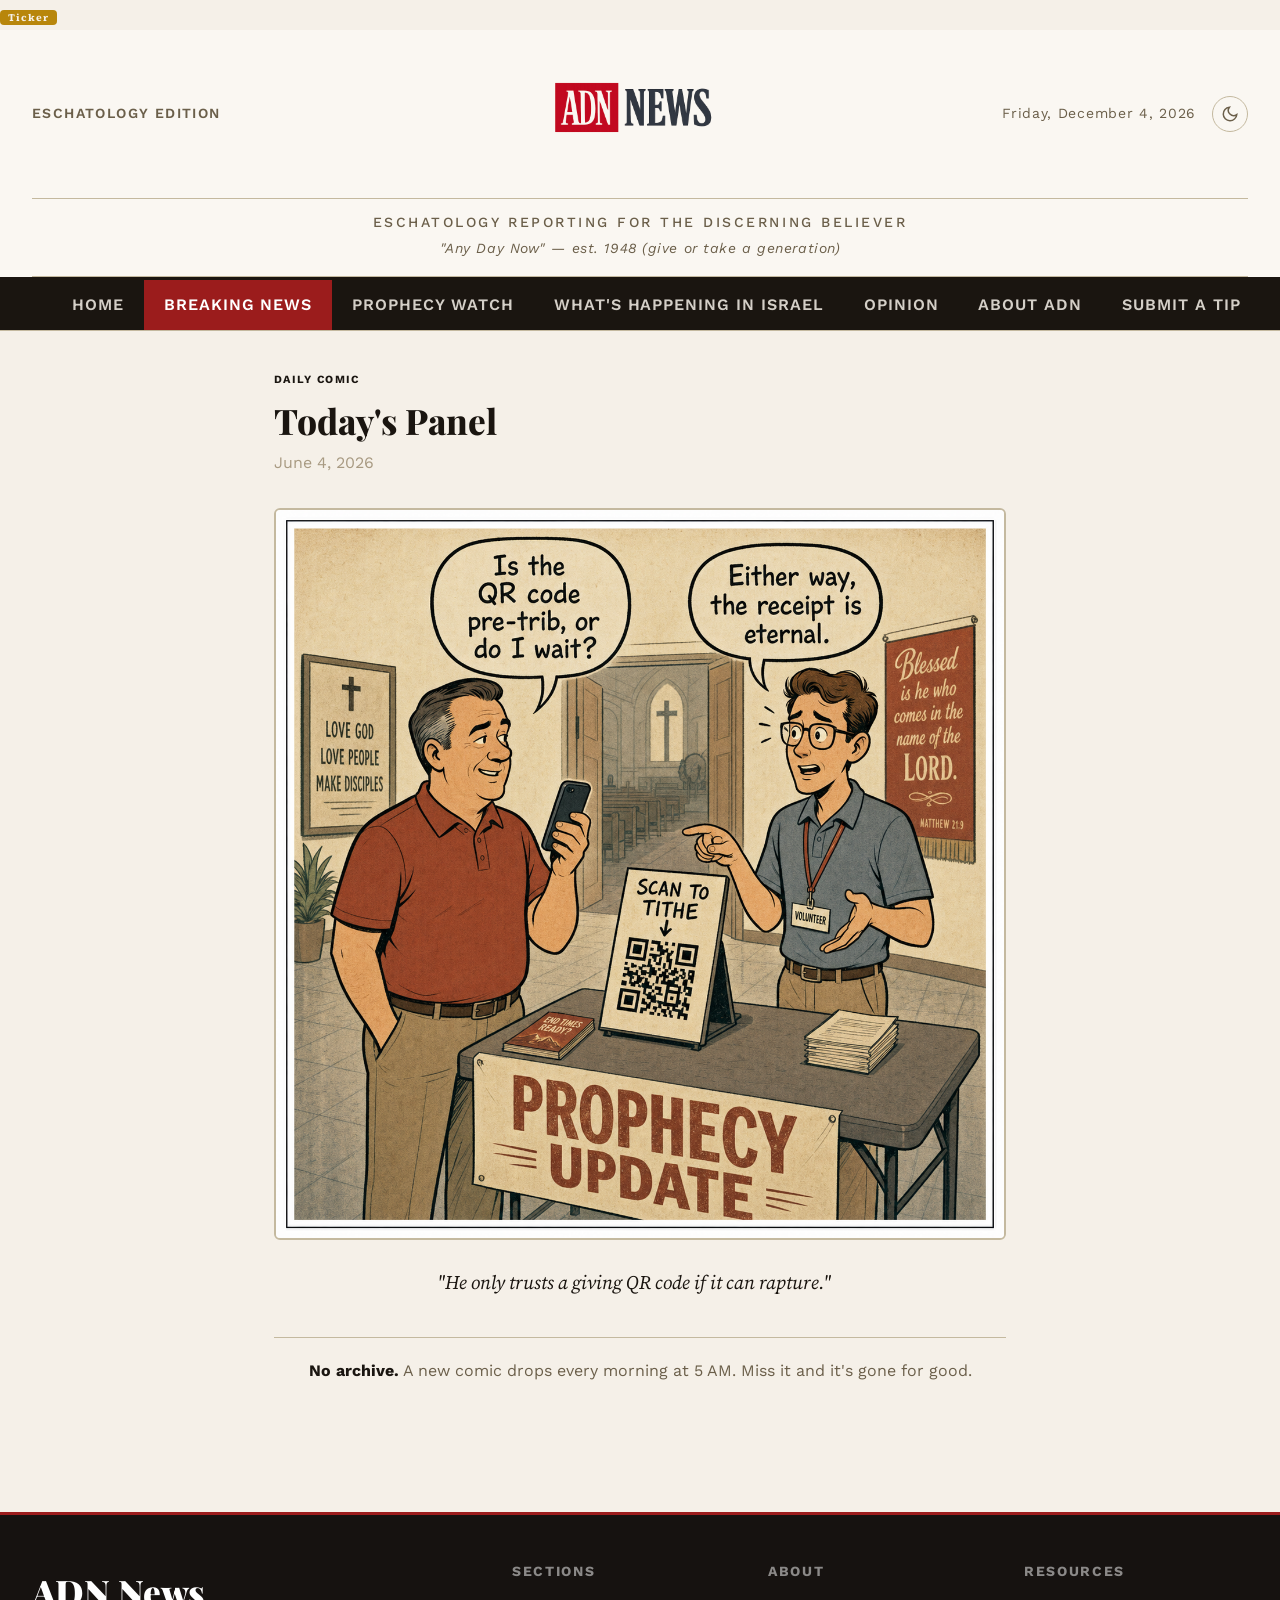
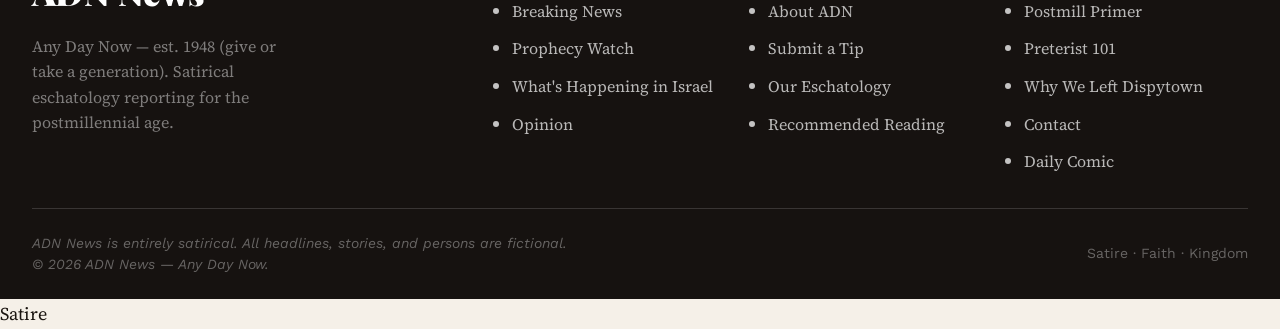
<file: comic.html>
<!DOCTYPE html>
<html lang="en">
<head>
  <meta charset="UTF-8" />
  <meta name="viewport" content="width=device-width, initial-scale=1.0" />
  <title>Daily Comic — ADN News</title>
  <meta name="description" content="The ADN News daily single-panel comic. A new one every morning. Miss it and it's gone." id="meta-description" />
  <!-- Open Graph -->
  <meta property="og:site_name" content="ADN News" />
  <meta property="og:type" content="website" />
  <meta property="og:title" content="Daily Comic — ADN News" />
  <meta property="og:description" content="A new single-panel comic every morning. Miss it and it's gone." />
  <meta property="og:url" content="https://www.adn-news.net/comic.html" />
  <meta property="og:image" content="https://www.adn-news.net/images/logo.png" id="og-image" />
  <!-- Twitter Card -->
  <meta name="twitter:card" content="summary_large_image" />
  <meta name="twitter:title" content="Daily Comic — ADN News" />
  <meta name="twitter:description" content="A new single-panel comic every morning. Miss it and it's gone." />
  <meta name="twitter:image" content="https://www.adn-news.net/images/logo.png" id="tw-image" />
  <link rel="preconnect" href="https://fonts.googleapis.com" />
  <link rel="preconnect" href="https://fonts.gstatic.com" crossorigin />
  <link href="https://fonts.googleapis.com/css2?family=Playfair+Display:ital,wght@0,700;0,800;0,900;1,700;1,800&family=Source+Serif+4:ital,wght@0,300;0,400;0,600;1,300;1,400&family=Work+Sans:wght@400;500;600;700;800&display=swap" rel="stylesheet" />
  <link rel="icon" type="image/x-icon" href="favicon.ico" />
  <link rel="icon" type="image/png" sizes="32x32" href="images/favicon-32.png" />
  <link rel="icon" type="image/png" sizes="192x192" href="images/favicon-192.png" />
  <link rel="stylesheet" href="css/base.css?v=9" />
  <link rel="stylesheet" href="css/style.css?v=10" />
  <style>
    .comic-page-wrap {
      max-width: 780px;
      margin: 0 auto;
      padding: var(--space-10) var(--space-6) var(--space-16);
    }
    .comic-eyebrow {
      font-family: var(--font-sans);
      font-size: 11px;
      font-weight: 700;
      letter-spacing: 0.12em;
      text-transform: uppercase;
      color: var(--color-accent);
      margin-bottom: var(--space-3);
    }
    .comic-title {
      font-family: var(--font-display);
      font-size: clamp(1.6rem, 4vw, 2.2rem);
      font-weight: 800;
      line-height: 1.15;
      color: var(--color-text);
      margin-bottom: var(--space-2);
    }
    .comic-date {
      font-family: var(--font-sans);
      font-size: var(--text-sm);
      color: var(--color-text-faint);
      margin-bottom: var(--space-8);
    }
    .comic-panel-wrap {
      width: 100%;
      border: 2px solid var(--color-border);
      border-radius: var(--radius-md);
      overflow: hidden;
      background: var(--color-surface);
      margin-bottom: var(--space-5);
    }
    .comic-panel-wrap img {
      width: 100%;
      height: auto;
      display: block;
    }
    .comic-panel-placeholder {
      width: 100%;
      aspect-ratio: 1 / 1;
      display: flex;
      align-items: center;
      justify-content: center;
      background: var(--color-surface-alt, #f5f0e8);
      color: var(--color-text-faint);
      font-family: var(--font-serif);
      font-size: var(--text-lg);
      font-style: italic;
    }
    .comic-caption {
      font-family: var(--font-serif);
      font-size: clamp(1rem, 2.5vw, 1.2rem);
      font-style: italic;
      color: var(--color-text);
      text-align: center;
      line-height: 1.5;
      padding: var(--space-2) var(--space-4);
      margin-bottom: var(--space-8);
    }
    .comic-scarcity-note {
      font-family: var(--font-sans);
      font-size: var(--text-sm);
      color: var(--color-text-muted);
      text-align: center;
      border-top: 1px solid var(--color-border);
      padding-top: var(--space-5);
      margin-top: var(--space-2);
    }
    .comic-scarcity-note strong {
      color: var(--color-text);
    }
    .comic-loading {
      width: 100%;
      aspect-ratio: 1 / 1;
      display: flex;
      align-items: center;
      justify-content: center;
      background: var(--color-surface-alt, #f5f0e8);
      color: var(--color-text-faint);
      font-family: var(--font-sans);
      font-size: var(--text-sm);
    }
    @media (max-width: 640px) {
      .comic-page-wrap { padding: var(--space-6) var(--space-4) var(--space-12); }
    }
  </style>
</head>
<body>

  <div class="ticker-bar" id="ticker-bar" aria-label="Breaking news ticker">
    <span class="ticker-label">Ticker</span>
    <div class="ticker-track" id="ticker-track"></div>
  </div>

  <header class="site-header" role="banner">
    <div class="masthead-inner">
      <div class="masthead-date-line">
        <span class="edition-label">Eschatology Edition</span>
        <a href="index.html" class="masthead-logo-link" aria-label="ADN News — Home">
          <img src="images/logo.png" alt="ADN News" class="site-logo-img" />
        </a>
        <div class="masthead-header-controls">
          <span class="masthead-live-date"></span>
          <button class="theme-toggle" data-theme-toggle aria-label="Toggle dark mode">
            <svg width="18" height="18" viewBox="0 0 24 24" fill="none" stroke="currentColor" stroke-width="2"><path d="M21 12.79A9 9 0 1 1 11.21 3 7 7 0 0 0 21 12.79z"/></svg>
          </button>
        </div>
      </div>
      <div class="masthead-tagline-row">
        <p class="site-subtitle">Eschatology Reporting for the Discerning Believer</p>
        <p class="site-tagline">"Any Day Now" — est. 1948 (give or take a generation)</p>
      </div>
    </div>
  </header>

  <nav class="primary-nav" aria-label="Main navigation">
    <div class="primary-nav-inner">
      <a href="index.html" class="nav-link">Home</a>
      <a href="breaking.html" class="nav-link nav-highlight">Breaking News</a>
      <a href="prophecy-watch.html" class="nav-link">Prophecy Watch</a>
      <a href="israel.html" class="nav-link">What's Happening in Israel</a>
      <a href="#opinion" class="nav-link" data-smooth-scroll>Opinion</a>
      <a href="#about" class="nav-link" data-smooth-scroll>About ADN</a>
      <a href="contact.html" class="nav-link">Submit a Tip</a>
    </div>
  </nav>

  <main id="comic-root">
    <div class="comic-page-wrap">
      <div class="comic-loading">Loading today's comic…</div>
    </div>
  </main>

  <footer class="site-footer">
    <div class="footer-inner">
      <div class="footer-top">
        <div class="footer-brand"><div class="footer-site-name">ADN News</div><p>Any Day Now — est. 1948 (give or take a generation). Satirical eschatology reporting for the postmillennial age.</p></div>
        <div class="footer-col"><h4>Sections</h4><ul><li><a href="breaking.html">Breaking News</a></li><li><a href="prophecy-watch.html">Prophecy Watch</a></li><li><a href="israel.html">What's Happening in Israel</a></li><li><a href="index.html#opinion">Opinion</a></li></ul></div>
        <div class="footer-col"><h4>About</h4><ul><li><a href="index.html#about">About ADN</a></li><li><a href="index.html#submit">Submit a Tip</a></li><li><a href="our-eschatology.html">Our Eschatology</a></li><li><a href="recommended-reading.html">Recommended Reading</a></li></ul></div>
        <div class="footer-col"><h4>Resources</h4><ul><li><a href="postmill-primer.html">Postmill Primer</a></li><li><a href="preterist-101.html">Preterist 101</a></li><li><a href="why-we-left-dispytown.html">Why We Left Dispytown</a></li><li><a href="contact.html">Contact</a></li><li><a href="comic.html">Daily Comic</a></li></ul></div>
      </div>
      <div class="footer-bottom">
        <p class="footer-disclaimer">ADN News is entirely satirical. All headlines, stories, and persons are fictional. &copy; 2026 ADN News &mdash; Any Day Now.</p>
        <p>Satire &middot; Faith &middot; Kingdom</p>
      </div>
    </div>
  </footer>

  <div class="satire-watermark">Satire</div>

<script src="js/main.js?v=10"></script>
<script>
(function() {
  function renderComic(comic) {
    const root = document.getElementById('comic-root');
    const imgSrc = comic.image || '';
    const caption = comic.caption || '';
    const dateLabel = comic.date_label || '';
    const alt = comic.alt || 'ADN News Daily Comic';

    // Update OG image for sharing
    const ogImg = document.getElementById('og-image');
    const twImg = document.getElementById('tw-image');
    if (ogImg && imgSrc) ogImg.setAttribute('content', 'https://www.adn-news.net/' + imgSrc);
    if (twImg && imgSrc) twImg.setAttribute('content', 'https://www.adn-news.net/' + imgSrc);

    root.innerHTML = `
      <div class="comic-page-wrap">
        <div class="comic-eyebrow">Daily Comic</div>
        <h1 class="comic-title">Today's Panel</h1>
        <p class="comic-date">${dateLabel}</p>
        <div class="comic-panel-wrap">
          ${imgSrc
            ? `<img src="${imgSrc}" alt="${alt}" loading="eager" />`
            : `<div class="comic-panel-placeholder">Today's comic is on its way.</div>`
          }
        </div>
        ${caption ? `<p class="comic-caption">"${caption}"</p>` : ''}
        <div class="comic-scarcity-note">
          <strong>No archive.</strong> A new comic drops every morning at 5 AM. Miss it and it's gone for good.
        </div>
      </div>
    `;
  }

  fetch('comic.json?v=' + Date.now())
    .then(function(r) { return r.json(); })
    .then(function(comic) { renderComic(comic); })
    .catch(function() {
      document.getElementById('comic-root').innerHTML =
        '<div class="comic-page-wrap"><p style="text-align:center;padding:4rem 2rem;color:var(--color-text-muted);font-family:var(--font-serif);font-style:italic;">Today\'s comic is coming. Check back at 5 AM.</p></div>';
    });
})();
</script>
</body>
</html>
</file>
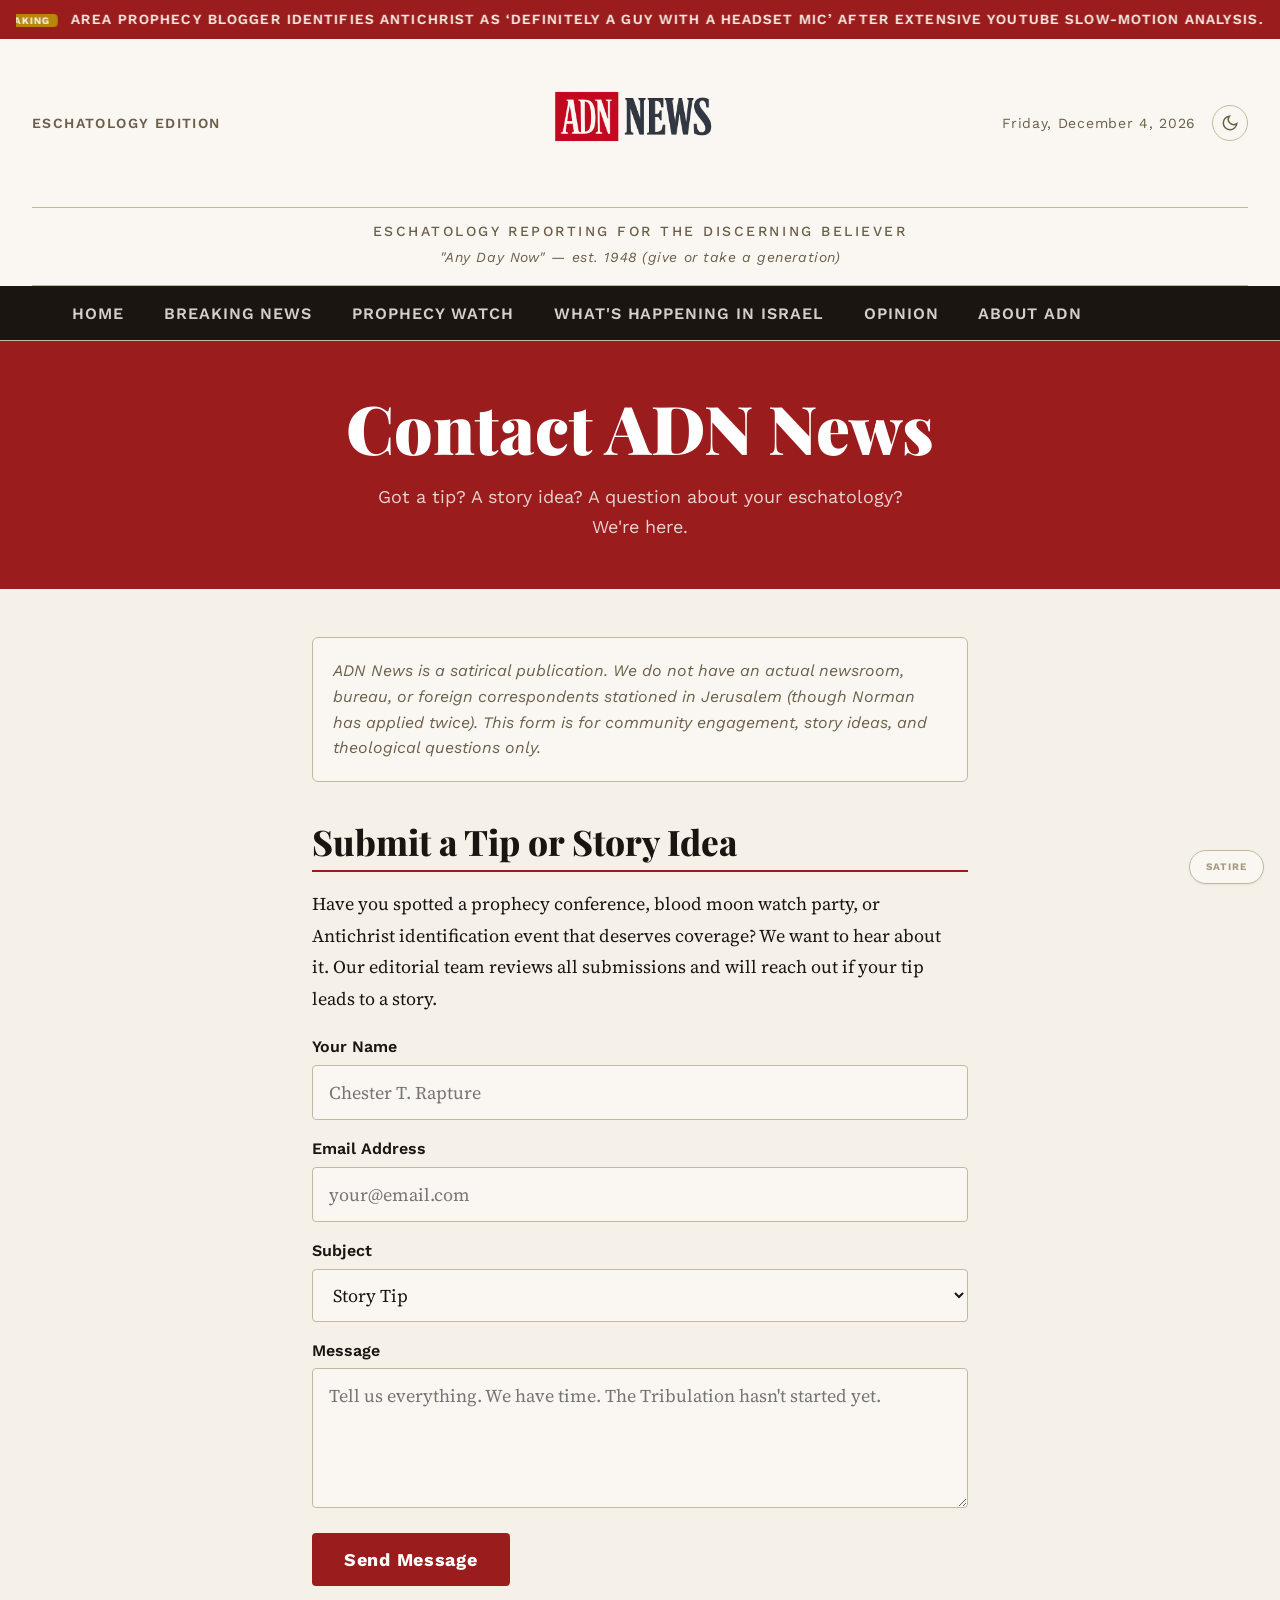
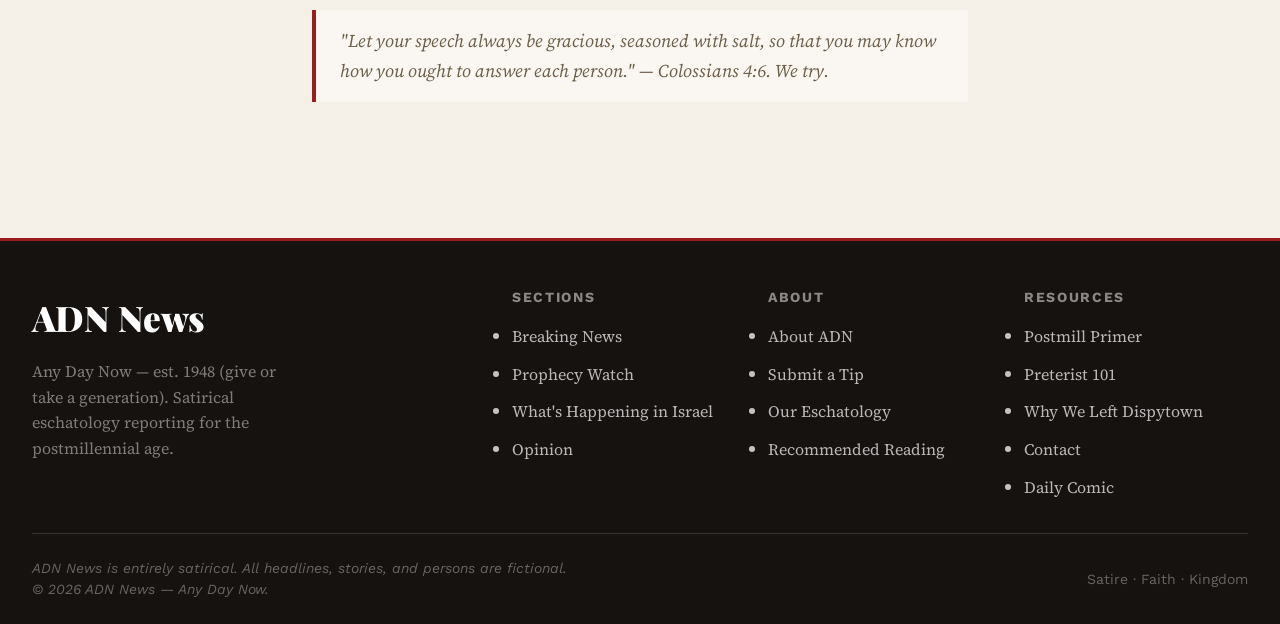
<file: contact.html>
<!DOCTYPE html>
<html lang="en">
<head>
  <meta charset="UTF-8" />
  <meta name="viewport" content="width=device-width, initial-scale=1.0" />
  <title>Contact — ADN News</title>
  <meta name="description" content="Submit a tip, share a story idea, or just tell us how your prophecy conference is going." />
  <link rel="preconnect" href="https://fonts.googleapis.com" />
  <link rel="preconnect" href="https://fonts.gstatic.com" crossorigin />
  <link href="https://fonts.googleapis.com/css2?family=Playfair+Display:ital,wght@0,700;0,800;0,900;1,700;1,800&family=Source+Serif+4:ital,wght@0,300;0,400;0,600;1,300;1,400&family=Work+Sans:wght@400;500;600;700;800&display=swap" rel="stylesheet" />
  <link rel="icon" type="image/x-icon" href="favicon.ico" />
  <link rel="icon" type="image/png" sizes="32x32" href="images/favicon-32.png" />
  <link rel="icon" type="image/png" sizes="192x192" href="images/favicon-192.png" />
  <link rel="stylesheet" href="css/base.css?v=9" />
  <link rel="stylesheet" href="css/style.css?v=10" />
  <style>
    .satire-watermark { position: fixed; bottom: var(--space-4); right: var(--space-4); background: var(--color-surface); border: 1px solid var(--color-border); border-radius: var(--radius-full); padding: var(--space-2) var(--space-4); font-family: var(--font-sans); font-size: 10px; font-weight: 700; letter-spacing: 0.1em; text-transform: uppercase; color: var(--color-text-faint); z-index: 100; pointer-events: none; box-shadow: var(--shadow-sm); }
    .page-hero { background: var(--color-primary); color: #fff; padding: var(--space-12) var(--space-8); text-align: center; }
    .page-hero h1 { font-family: var(--font-display); font-size: var(--text-3xl); font-weight: 900; color: #fff; margin-bottom: var(--space-4); }
    .page-hero p { font-family: var(--font-sans); font-size: var(--text-base); opacity: 0.8; max-width: 52ch; margin: 0 auto; }
    .static-content { max-width: 720px; margin: 0 auto; padding: var(--space-12) var(--space-8); }
    .static-content h2 { font-family: var(--font-display); font-size: var(--text-xl); font-weight: 800; margin: var(--space-10) 0 var(--space-4); color: var(--color-text); border-bottom: 2px solid var(--color-primary); padding-bottom: var(--space-2); }
    .static-content h3 { font-family: var(--font-display); font-size: var(--text-lg); font-weight: 700; margin: var(--space-6) 0 var(--space-3); color: var(--color-text); }
    .static-content p { font-family: var(--font-body); font-size: var(--text-base); line-height: 1.75; color: var(--color-text); margin-bottom: var(--space-5); }
    .static-content ul, .static-content ol { padding-left: var(--space-6); margin-bottom: var(--space-5); }
    .static-content li { font-family: var(--font-body); font-size: var(--text-base); line-height: 1.75; color: var(--color-text); margin-bottom: var(--space-2); }
    .static-content blockquote { border-left: 4px solid var(--color-primary); padding: var(--space-4) var(--space-6); margin: var(--space-6) 0; background: var(--color-surface); font-style: italic; color: var(--color-text-muted); }
    .static-content a { color: var(--color-primary); text-decoration: underline; }
    .book-card { display: grid; grid-template-columns: auto 1fr; gap: var(--space-4); padding: var(--space-5); border: 1px solid var(--color-border); border-radius: var(--radius-md); margin-bottom: var(--space-4); background: var(--color-surface); }
    .book-spine { width: 52px; height: 76px; border-radius: 3px; display: flex; align-items: center; justify-content: center; font-family: var(--font-sans); font-size: 9px; font-weight: 700; text-align: center; letter-spacing: 0.05em; color: #fff; padding: 4px; line-height: 1.2; }
    .book-info h3 { font-family: var(--font-display); font-size: var(--text-base); font-weight: 700; margin: 0 0 var(--space-1); }
    .book-info .author { font-family: var(--font-sans); font-size: var(--text-sm); color: var(--color-text-muted); margin-bottom: var(--space-2); }
    .book-info p { font-size: var(--text-sm); color: var(--color-text-muted); margin: 0; line-height: 1.5; }
    .contact-form { display: flex; flex-direction: column; gap: var(--space-4); }
    .contact-form label { font-family: var(--font-sans); font-size: var(--text-sm); font-weight: 600; color: var(--color-text); margin-bottom: var(--space-1); display: block; }
    .contact-form input, .contact-form textarea, .contact-form select { width: 100%; padding: var(--space-3) var(--space-4); border: 1px solid var(--color-border); border-radius: var(--radius-sm); background: var(--color-surface); color: var(--color-text); font-family: var(--font-body); font-size: var(--text-base); box-sizing: border-box; }
    .contact-form input:focus, .contact-form textarea:focus { outline: 2px solid var(--color-primary); border-color: var(--color-primary); }
    .contact-form textarea { min-height: 140px; resize: vertical; }
    .contact-form button { background: var(--color-primary); color: #fff; border: none; padding: var(--space-3) var(--space-8); font-family: var(--font-sans); font-weight: 700; font-size: var(--text-base); border-radius: var(--radius-sm); cursor: pointer; letter-spacing: 0.04em; align-self: flex-start; }
    .contact-form button:hover { background: #7a1515; }
    .theology-card { padding: var(--space-6); border: 1px solid var(--color-border); border-radius: var(--radius-md); background: var(--color-surface); margin-bottom: var(--space-5); border-left: 4px solid var(--color-primary); }
    .theology-card h3 { font-family: var(--font-display); font-size: var(--text-lg); font-weight: 800; margin: 0 0 var(--space-3); }
    .tip-note { background: var(--color-surface); border: 1px solid var(--color-border); border-radius: var(--radius-md); padding: var(--space-5); margin-bottom: var(--space-6); font-family: var(--font-sans); font-size: var(--text-sm); color: var(--color-text-muted); line-height: 1.6; font-style: italic; }
  </style>
</head>
<body data-page="contact">
<div class="satire-watermark">Satire</div>

<div class="top-bar" role="banner" aria-hidden="true">
  <div class="top-bar-ticker"><div class="ticker-items">
    <span><span class="ticker-label">Breaking</span> Local man updates Rapture countdown clock for 47th consecutive year</span>
    <span>&#8195;&bull;&#8195;</span>
    <span><span class="ticker-label">Update</span> Kingdom of God still growing, sources confirm</span>
    <span>&#8195;&bull;&#8195;</span>
    <span><span class="ticker-label">Breaking</span> Prophecy conference postponed pending updated generation length estimates</span>
    <span>&#8195;&bull;&#8195;</span>
    <span><span class="ticker-label">Developing</span> Third Temple gift shop opens; tableware arrives ahead of tabernacle</span>
  </div></div>
</div>

<header class="site-header" role="banner">
  <div class="masthead-inner">
    <div class="masthead-date-line">
      <span class="edition-label">Eschatology Edition</span>
      <a href="index.html" class="masthead-logo-link" aria-label="ADN News — Home">
        <img src="images/logo.png" alt="ADN News" class="site-logo-img" />
      </a>
      <div class="masthead-header-controls">
        <span class="masthead-live-date"></span>
        <button class="theme-toggle" data-theme-toggle aria-label="Toggle dark mode">
          <svg width="18" height="18" viewBox="0 0 24 24" fill="none" stroke="currentColor" stroke-width="2"><path d="M21 12.79A9 9 0 1 1 11.21 3 7 7 0 0 0 21 12.79z"/></svg>
        </button>
      </div>
    </div>
    <div class="masthead-tagline-row">
      <p class="site-subtitle">Eschatology Reporting for the Discerning Believer</p>
      <p class="site-tagline">"Any Day Now" — est. 1948 (give or take a generation)</p>
    </div>
  </div>
</header>
<nav class="primary-nav" aria-label="Main navigation">
  <div class="primary-nav-inner">
    <a href="index.html" class="nav-link">Home</a>
    <a href="breaking.html" class="nav-link">Breaking News</a>
    <a href="prophecy-watch.html" class="nav-link">Prophecy Watch</a>
    <a href="israel.html" class="nav-link">What's Happening in Israel</a>
    <a href="index.html#opinion" class="nav-link">Opinion</a>
    <a href="index.html#about" class="nav-link">About ADN</a>
  </div>
</nav>
<main>
  <div class="page-hero">
    <h1>Contact ADN News</h1>
    <p>Got a tip? A story idea? A question about your eschatology? We're here.</p>
  </div>
  <div class="static-content">
    <div class="tip-note">
      ADN News is a satirical publication. We do not have an actual newsroom, bureau, or foreign correspondents stationed in Jerusalem (though Norman has applied twice). This form is for community engagement, story ideas, and theological questions only.
    </div>

    <h2>Submit a Tip or Story Idea</h2>
    <p>Have you spotted a prophecy conference, blood moon watch party, or Antichrist identification event that deserves coverage? We want to hear about it. Our editorial team reviews all submissions and will reach out if your tip leads to a story.</p>

    <form class="contact-form" id="contact-form" action="https://api.web3forms.com/submit" method="POST">
      <input type="hidden" name="access_key" value="829221c3-53d5-4f14-9e4f-9f8b8d41c41e" />
      <input type="hidden" name="subject" value="ADN News Contact Form Submission" />
      <input type="hidden" name="redirect" value="https://www.adn-news.net/contact.html?sent=1" />
      <input type="checkbox" name="botcheck" style="display:none;" tabindex="-1" autocomplete="off" />
      <div>
        <label for="name">Your Name</label>
        <input type="text" id="name" name="name" placeholder="Chester T. Rapture" required />
      </div>
      <div>
        <label for="email">Email Address</label>
        <input type="email" id="email" name="email" placeholder="your@email.com" required />
      </div>
      <div>
        <label for="contact_subject">Subject</label>
        <select id="contact_subject" name="contact_subject">
          <option value="Story Tip">Story Tip</option>
          <option value="Theological Question">Theological Question</option>
          <option value="My Dispensationalism Story">My Dispensationalism Story</option>
          <option value="Correction (We Take These Seriously)">Correction (We Take These Seriously)</option>
          <option value="General Inquiry">General Inquiry</option>
        </select>
      </div>
      <div>
        <label for="message">Message</label>
        <textarea id="message" name="message" placeholder="Tell us everything. We have time. The Tribulation hasn't started yet." required></textarea>
      </div>
      <button type="submit">Send Message</button>
    </form>

    <div id="contact-success" style="display:none; background:var(--color-surface); border:1px solid var(--color-border); border-left:4px solid #2d5a2d; border-radius:var(--radius-md); padding:var(--space-6); margin-top:var(--space-6);">
      <strong style="font-family:var(--font-sans); display:block; margin-bottom:var(--space-2);">Message received.</strong>
      <p style="margin:0; color:var(--color-text-muted); font-size:var(--text-sm);">Our team will review your submission. Response times vary — we are a small operation run by satirists, not prophets, and unlike some in the eschatology space, we don't promise to know exactly when things will happen.</p>
    </div>

    <blockquote>"Let your speech always be gracious, seasoned with salt, so that you may know how you ought to answer each person." — Colossians 4:6. We try.</blockquote>
  </div>
</main>
<script>
// Show success message if redirected back with ?sent=1
if (new URLSearchParams(window.location.search).get('sent') === '1') {
  document.getElementById('contact-form').style.display = 'none';
  document.getElementById('contact-success').style.display = 'block';
}
</script>
<footer class="site-footer">
  <div class="footer-inner">
    <div class="footer-top">
      <div class="footer-brand"><div class="footer-site-name">ADN News</div><p>Any Day Now — est. 1948 (give or take a generation). Satirical eschatology reporting for the postmillennial age.</p></div>
      <div class="footer-col"><h4>Sections</h4><ul><li><a href="breaking.html">Breaking News</a></li><li><a href="prophecy-watch.html">Prophecy Watch</a></li><li><a href="israel.html">What's Happening in Israel</a></li><li><a href="index.html#opinion">Opinion</a></li></ul></div>
      <div class="footer-col"><h4>About</h4><ul><li><a href="index.html#about">About ADN</a></li><li><a href="index.html#submit">Submit a Tip</a></li><li><a href="our-eschatology.html">Our Eschatology</a></li><li><a href="recommended-reading.html">Recommended Reading</a></li></ul></div>
      <div class="footer-col"><h4>Resources</h4><ul><li><a href="postmill-primer.html">Postmill Primer</a></li><li><a href="preterist-101.html">Preterist 101</a></li><li><a href="why-we-left-dispytown.html">Why We Left Dispytown</a></li><li><a href="contact.html">Contact</a></li><li><a href="comic.html">Daily Comic</a></li></ul></div>
    </div>
    <div class="footer-bottom">
      <p class="footer-disclaimer">ADN News is entirely satirical. All headlines, stories, and persons are fictional. &copy; 2026 ADN News — Any Day Now.</p>
      <p>Satire &middot; Faith &middot; Kingdom</p>
    </div>
  </div>
</footer>
<script src="js/main.js?v=10"></script>
</body>
</html>
</file>
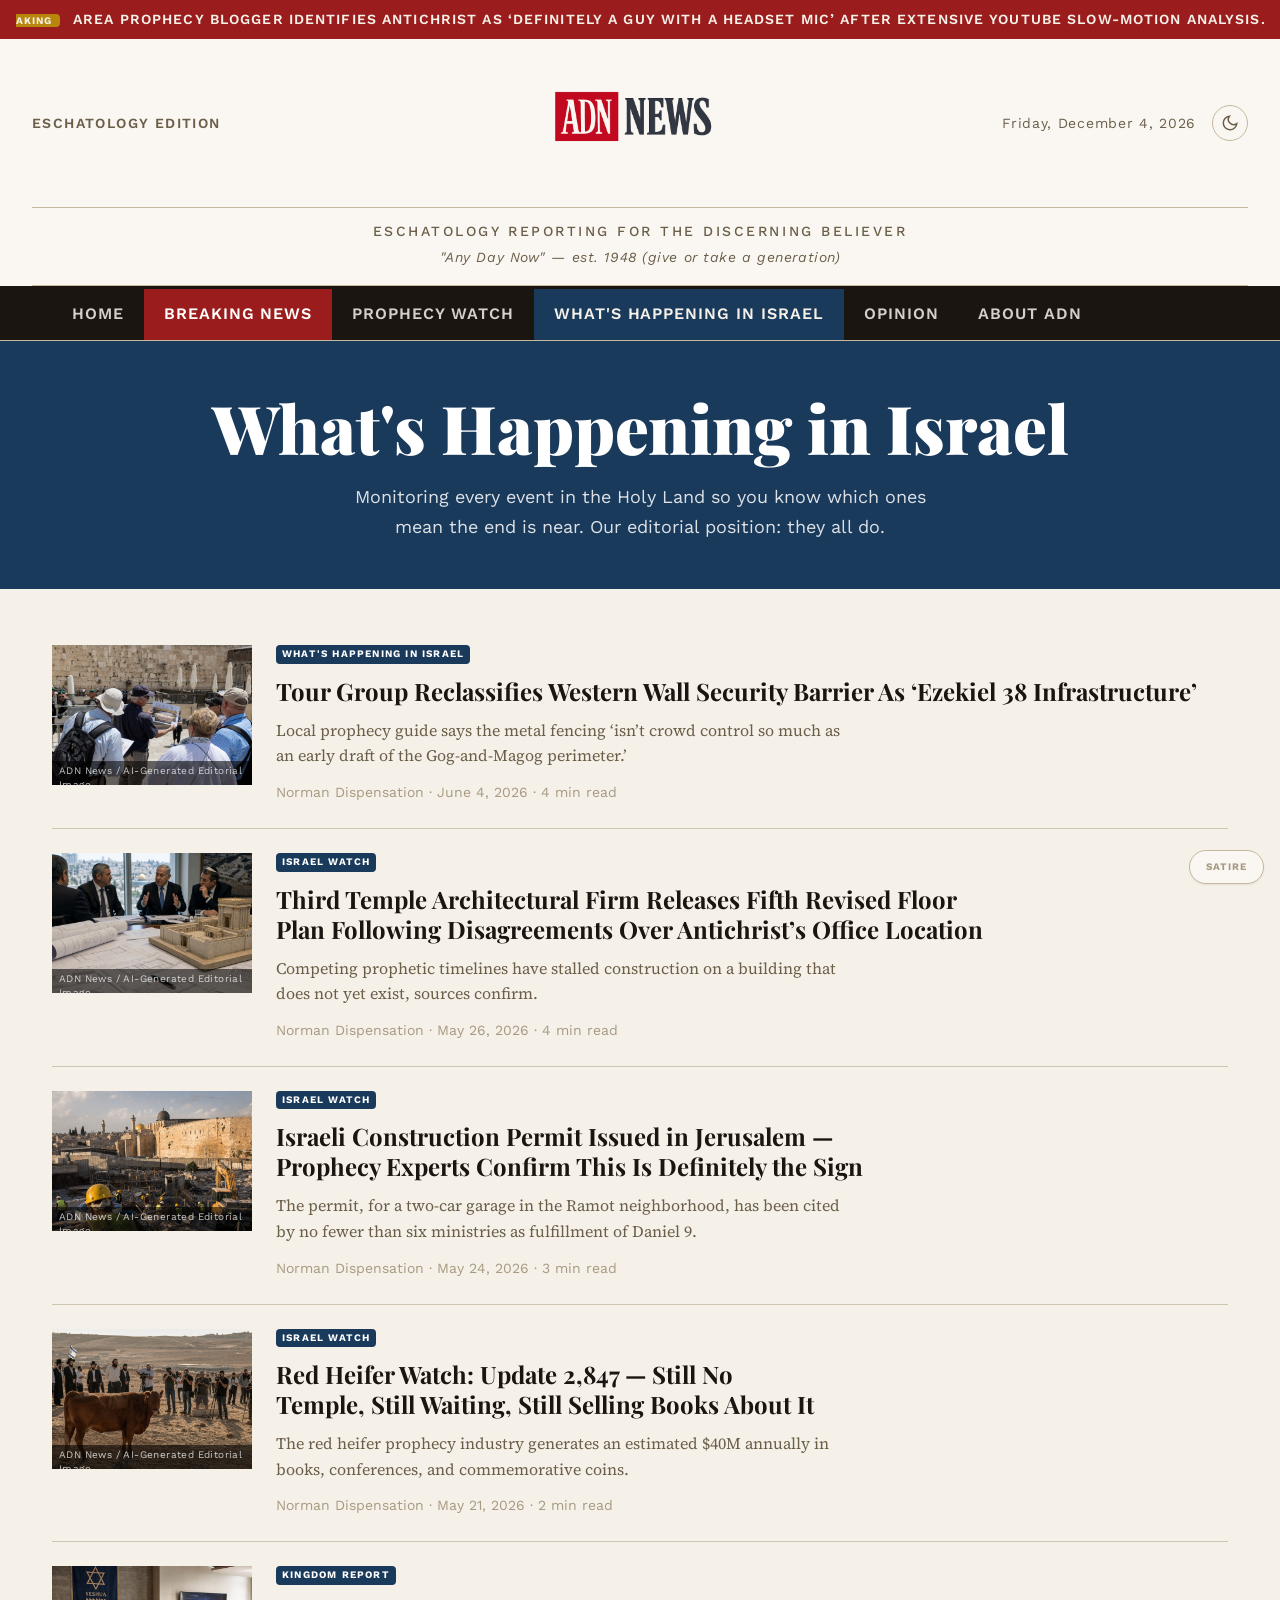
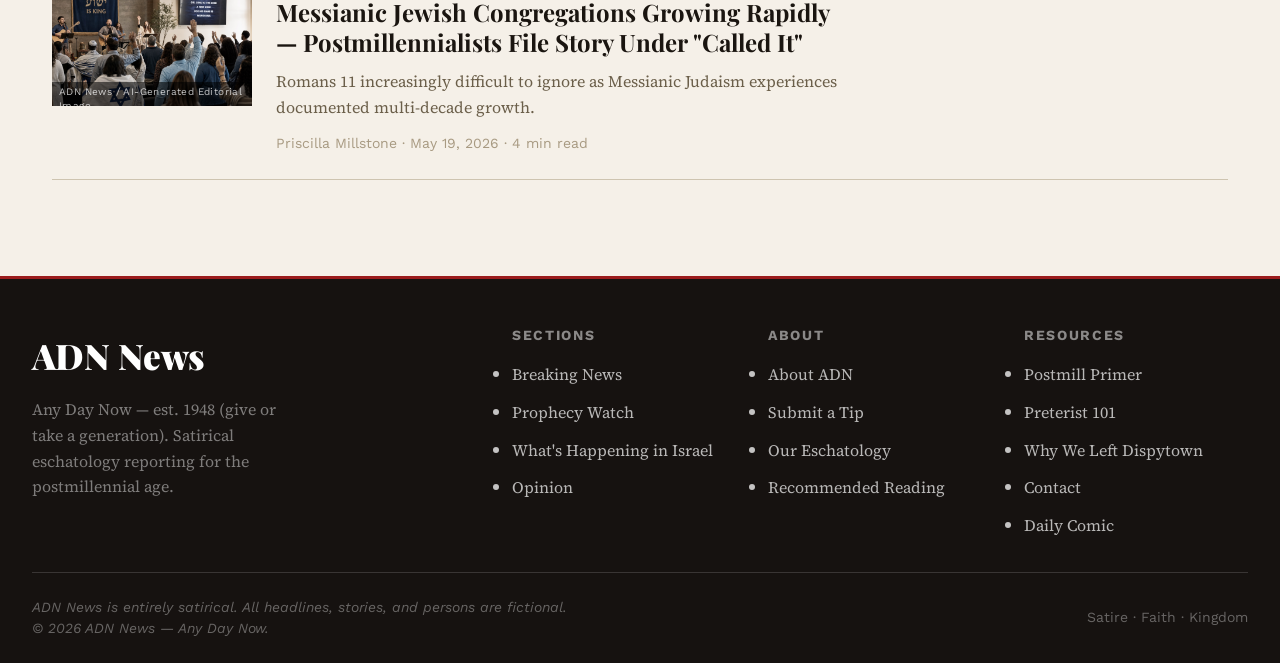
<file: israel.html>
<!DOCTYPE html>
<html lang="en">
<head>
  <meta charset="UTF-8" />
  <meta name="viewport" content="width=device-width, initial-scale=1.0" />
  <title>What's Happening in Israel — ADN News</title>
  <meta name="description" content="Monitoring every event in Israel so you know which ones mean the end is near. Spoiler: they all do." />
  <link rel="preconnect" href="https://fonts.googleapis.com" />
  <link rel="preconnect" href="https://fonts.gstatic.com" crossorigin />
  <link href="https://fonts.googleapis.com/css2?family=Playfair+Display:ital,wght@0,700;0,800;0,900;1,700;1,800&family=Source+Serif+4:ital,wght@0,300;0,400;0,600;1,300;1,400&family=Work+Sans:wght@400;500;600;700;800&display=swap" rel="stylesheet" />
  <link rel="icon" type="image/x-icon" href="favicon.ico" />
  <link rel="icon" type="image/png" sizes="32x32" href="images/favicon-32.png" />
  <link rel="icon" type="image/png" sizes="192x192" href="images/favicon-192.png" />
  <link rel="stylesheet" href="css/base.css?v=9" />
  <link rel="stylesheet" href="css/style.css?v=10" />
  <style>
    .satire-watermark { position: fixed; bottom: var(--space-4); right: var(--space-4); background: var(--color-surface); border: 1px solid var(--color-border); border-radius: var(--radius-full); padding: var(--space-2) var(--space-4); font-family: var(--font-sans); font-size: 10px; font-weight: 700; letter-spacing: 0.1em; text-transform: uppercase; color: var(--color-text-faint); z-index: 100; pointer-events: none; box-shadow: var(--shadow-sm); }
    .category-hero { background: var(--color-blue); color: #fff; padding: var(--space-12) var(--space-8); text-align: center; }
    .category-hero h1 { font-family: var(--font-display); font-size: var(--text-3xl); font-weight: 900; color: #fff; margin-bottom: var(--space-4); }
    .category-hero p { font-family: var(--font-sans); font-size: var(--text-base); opacity: 0.85; max-width: 52ch; margin: 0 auto; }
    .article-list { display: flex; flex-direction: column; gap: 0; }
    .article-list-item { display: grid; grid-template-columns: 200px 1fr; gap: var(--space-6); padding: var(--space-6) 0; border-bottom: 1px solid var(--color-divider); align-items: start; cursor: pointer; }
    .article-list-item:hover .ali-headline { color: var(--color-blue); }
    .ali-image { height: 140px; overflow: hidden; }
    .ali-image .placeholder-img { min-height: 140px; }
    .ali-content { display: flex; flex-direction: column; gap: var(--space-3); }
    .ali-headline { font-family: var(--font-display); font-size: var(--text-lg); font-weight: 700; line-height: 1.25; transition: color var(--transition-interactive); }
    .ali-deck { font-size: var(--text-sm); color: var(--color-text-muted); line-height: 1.6; }
    .ali-meta { font-family: var(--font-sans); font-size: var(--text-xs); color: var(--color-text-faint); }
    .placeholder-img { width: 100%; height: 100%; display: flex; align-items: center; justify-content: center; min-height: 140px; }
    .img-israel { background: linear-gradient(135deg, #1a3a5c 0%, #2c5080 40%, #0a2040 100%); }
    .img-kingdom { background: linear-gradient(135deg, #0a2a0a 0%, #1a5c1a 40%, #0a3a0a 100%); }
    @media (max-width: 640px) { .article-list-item { grid-template-columns: 100px 1fr; gap: var(--space-3); } .ali-image { height: 100px; min-width: 100px; } .ali-deck { display: none; } }
    @media (max-width: 380px) { .article-list-item { grid-template-columns: 1fr; } .ali-image { display: none; } }
  </style>
</head>
<body data-page="israel">
<div class="satire-watermark">Satire</div>

<div class="top-bar" role="banner" aria-hidden="true">
  <div class="top-bar-ticker"><div class="ticker-items">
    <span><span class="ticker-label">Watch</span> Israel does something — prophecy experts agree it means everything</span>
    <span>&#8195;•&#8195;</span>
    <span><span class="ticker-label">Update</span> Romans 11 increasingly difficult to ignore, sources confirm</span>
    <span>&#8195;•&#8195;</span>
    <span><span class="ticker-label">Watch</span> Israel does something — prophecy experts agree it means everything</span>
    <span>&#8195;•&#8195;</span>
    <span><span class="ticker-label">Update</span> Romans 11 increasingly difficult to ignore, sources confirm</span>
  </div></div>
</div>

<header class="site-header" role="banner">
  <div class="masthead-inner">
    <div class="masthead-date-line">
      <span class="edition-label">Eschatology Edition</span>
      <a href="index.html" class="masthead-logo-link" aria-label="ADN News — Home">
        <img src="images/logo.png" alt="ADN News" class="site-logo-img" />
      </a>
      <div class="masthead-header-controls">
        <span class="masthead-live-date"></span>
        <button class="theme-toggle" data-theme-toggle aria-label="Toggle dark mode">
          <svg width="18" height="18" viewBox="0 0 24 24" fill="none" stroke="currentColor" stroke-width="2"><path d="M21 12.79A9 9 0 1 1 11.21 3 7 7 0 0 0 21 12.79z"/></svg>
        </button>
      </div>
    </div>
    <div class="masthead-tagline-row">
      <p class="site-subtitle">Eschatology Reporting for the Discerning Believer</p>
      <p class="site-tagline">"Any Day Now" — est. 1948 (give or take a generation)</p>
    </div>
  </div>
</header>
<nav class="primary-nav" aria-label="Main navigation">
  <div class="primary-nav-inner">
    <a href="index.html" class="nav-link">Home</a>
    <a href="breaking.html" class="nav-link nav-highlight">Breaking News</a>
    <a href="prophecy-watch.html" class="nav-link">Prophecy Watch</a>
    <a href="israel.html" class="nav-link active" style="background: var(--color-blue);">What's Happening in Israel</a>
    <a href="index.html#opinion" class="nav-link">Opinion</a>
    <a href="index.html#about" class="nav-link">About ADN</a>
  </div>
</nav>

<main>
  <div class="category-hero">
    <h1>What's Happening in Israel</h1>
    <p>Monitoring every event in the Holy Land so you know which ones mean the end is near. Our editorial position: they all do.</p>
  </div>

  <div class="page-wrap">
    <div id="category-article-list" class="article-list"><!-- dynamic --></div>
  </div>
</main>

<footer class="site-footer">
  <div class="footer-inner">
    <div class="footer-top">
      <div class="footer-brand"><div class="footer-site-name">ADN News</div><p>Any Day Now — est. 1948 (give or take a generation). Satirical eschatology reporting for the postmillennial age.</p></div>
      <div class="footer-col"><h4>Sections</h4><ul><li><a href="breaking.html">Breaking News</a></li><li><a href="prophecy-watch.html">Prophecy Watch</a></li><li><a href="israel.html">What's Happening in Israel</a></li><li><a href="index.html#opinion">Opinion</a></li></ul></div>
      <div class="footer-col"><h4>About</h4><ul><li><a href="index.html#about">About ADN</a></li><li><a href="index.html#submit">Submit a Tip</a></li><li><a href="our-eschatology.html">Our Eschatology</a></li><li><a href="recommended-reading.html">Recommended Reading</a></li></ul></div>
      <div class="footer-col"><h4>Resources</h4><ul><li><a href="postmill-primer.html">Postmill Primer</a></li><li><a href="preterist-101.html">Preterist 101</a></li><li><a href="why-we-left-dispytown.html">Why We Left Dispytown</a></li><li><a href="contact.html">Contact</a></li><li><a href="comic.html">Daily Comic</a></li></ul></div>
    </div>
    <div class="footer-bottom">
      <p class="footer-disclaimer">ADN News is entirely satirical. All headlines, stories, and persons are fictional. &copy; 2026 ADN News &mdash; Any Day Now.</p>
      <p>Satire &middot; Faith &middot; Kingdom</p>
    </div>
  </div>
</footer>
<script src="js/main.js?v=10"></script>
</body>
</html>
</file>
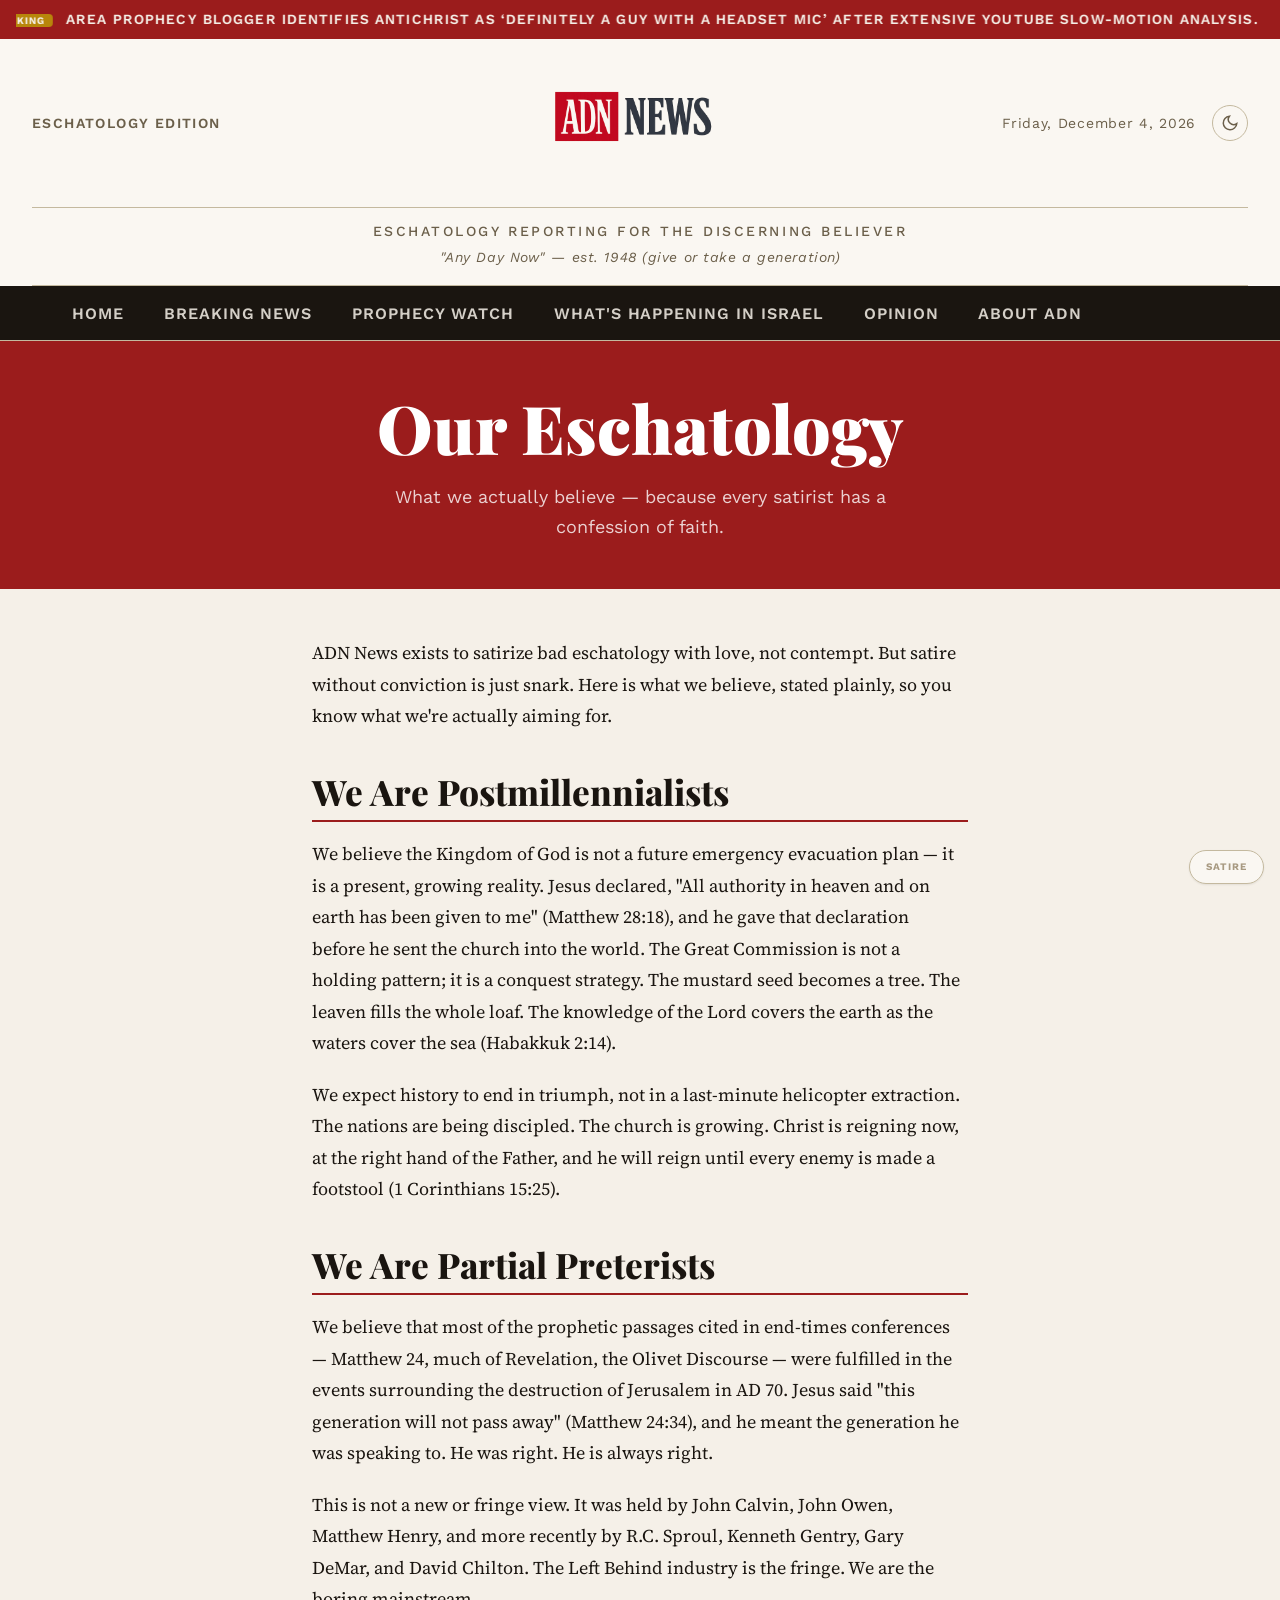
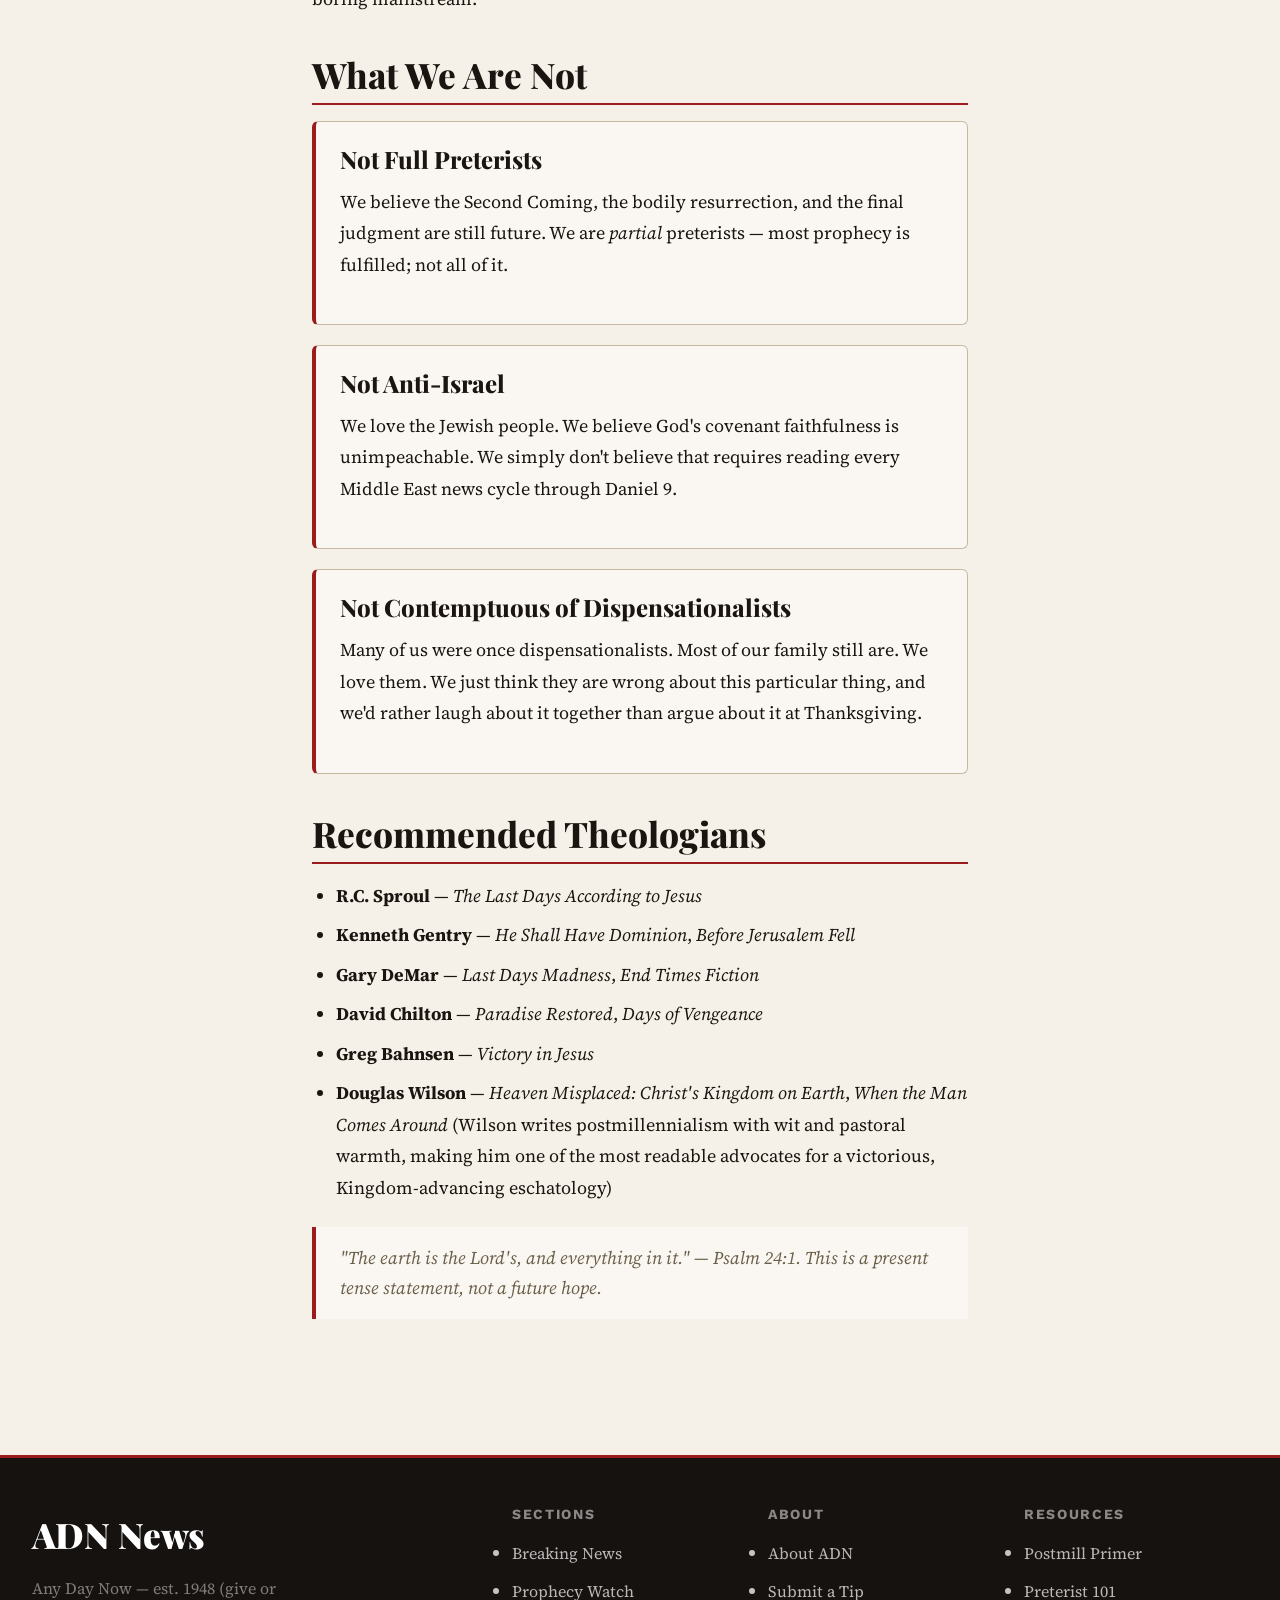
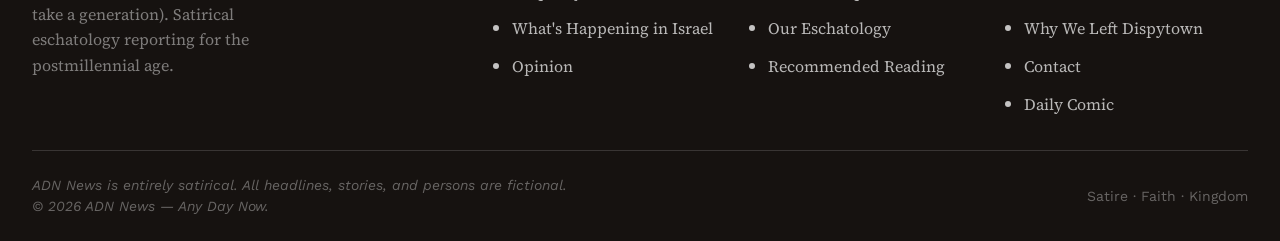
<file: our-eschatology.html>
<!DOCTYPE html>
<html lang="en">
<head>
  <meta charset="UTF-8" />
  <meta name="viewport" content="width=device-width, initial-scale=1.0" />
  <title>Our Eschatology — ADN News</title>
  <meta name="description" content="What ADN News actually believes — postmillennial, partial preterist, and unapologetically hopeful." />
  <link rel="preconnect" href="https://fonts.googleapis.com" />
  <link rel="preconnect" href="https://fonts.gstatic.com" crossorigin />
  <link href="https://fonts.googleapis.com/css2?family=Playfair+Display:ital,wght@0,700;0,800;0,900;1,700;1,800&family=Source+Serif+4:ital,wght@0,300;0,400;0,600;1,300;1,400&family=Work+Sans:wght@400;500;600;700;800&display=swap" rel="stylesheet" />
  <link rel="icon" type="image/x-icon" href="favicon.ico" />
  <link rel="icon" type="image/png" sizes="32x32" href="images/favicon-32.png" />
  <link rel="icon" type="image/png" sizes="192x192" href="images/favicon-192.png" />
  <link rel="stylesheet" href="css/base.css?v=9" />
  <link rel="stylesheet" href="css/style.css?v=10" />
  <style>
    .satire-watermark { position: fixed; bottom: var(--space-4); right: var(--space-4); background: var(--color-surface); border: 1px solid var(--color-border); border-radius: var(--radius-full); padding: var(--space-2) var(--space-4); font-family: var(--font-sans); font-size: 10px; font-weight: 700; letter-spacing: 0.1em; text-transform: uppercase; color: var(--color-text-faint); z-index: 100; pointer-events: none; box-shadow: var(--shadow-sm); }
    .page-hero { background: var(--color-primary); color: #fff; padding: var(--space-12) var(--space-8); text-align: center; }
    .page-hero h1 { font-family: var(--font-display); font-size: var(--text-3xl); font-weight: 900; color: #fff; margin-bottom: var(--space-4); }
    .page-hero p { font-family: var(--font-sans); font-size: var(--text-base); opacity: 0.8; max-width: 52ch; margin: 0 auto; }
    .static-content { max-width: 720px; margin: 0 auto; padding: var(--space-12) var(--space-8); }
    .static-content h2 { font-family: var(--font-display); font-size: var(--text-xl); font-weight: 800; margin: var(--space-10) 0 var(--space-4); color: var(--color-text); border-bottom: 2px solid var(--color-primary); padding-bottom: var(--space-2); }
    .static-content h3 { font-family: var(--font-display); font-size: var(--text-lg); font-weight: 700; margin: var(--space-6) 0 var(--space-3); color: var(--color-text); }
    .static-content p { font-family: var(--font-body); font-size: var(--text-base); line-height: 1.75; color: var(--color-text); margin-bottom: var(--space-5); }
    .static-content ul, .static-content ol { padding-left: var(--space-6); margin-bottom: var(--space-5); }
    .static-content li { font-family: var(--font-body); font-size: var(--text-base); line-height: 1.75; color: var(--color-text); margin-bottom: var(--space-2); }
    .static-content blockquote { border-left: 4px solid var(--color-primary); padding: var(--space-4) var(--space-6); margin: var(--space-6) 0; background: var(--color-surface); font-style: italic; color: var(--color-text-muted); }
    .static-content a { color: var(--color-primary); text-decoration: underline; }
    .book-card { display: grid; grid-template-columns: auto 1fr; gap: var(--space-4); padding: var(--space-5); border: 1px solid var(--color-border); border-radius: var(--radius-md); margin-bottom: var(--space-4); background: var(--color-surface); }
    .book-spine { width: 52px; height: 76px; border-radius: 3px; display: flex; align-items: center; justify-content: center; font-family: var(--font-sans); font-size: 9px; font-weight: 700; text-align: center; letter-spacing: 0.05em; color: #fff; padding: 4px; line-height: 1.2; }
    .book-info h3 { font-family: var(--font-display); font-size: var(--text-base); font-weight: 700; margin: 0 0 var(--space-1); }
    .book-info .author { font-family: var(--font-sans); font-size: var(--text-sm); color: var(--color-text-muted); margin-bottom: var(--space-2); }
    .book-info p { font-size: var(--text-sm); color: var(--color-text-muted); margin: 0; line-height: 1.5; }
    .contact-form { display: flex; flex-direction: column; gap: var(--space-4); }
    .contact-form label { font-family: var(--font-sans); font-size: var(--text-sm); font-weight: 600; color: var(--color-text); margin-bottom: var(--space-1); display: block; }
    .contact-form input, .contact-form textarea, .contact-form select { width: 100%; padding: var(--space-3) var(--space-4); border: 1px solid var(--color-border); border-radius: var(--radius-sm); background: var(--color-surface); color: var(--color-text); font-family: var(--font-body); font-size: var(--text-base); box-sizing: border-box; }
    .contact-form input:focus, .contact-form textarea:focus { outline: 2px solid var(--color-primary); border-color: var(--color-primary); }
    .contact-form textarea { min-height: 140px; resize: vertical; }
    .contact-form button { background: var(--color-primary); color: #fff; border: none; padding: var(--space-3) var(--space-8); font-family: var(--font-sans); font-weight: 700; font-size: var(--text-base); border-radius: var(--radius-sm); cursor: pointer; letter-spacing: 0.04em; align-self: flex-start; }
    .contact-form button:hover { background: #7a1515; }
    .theology-card { padding: var(--space-6); border: 1px solid var(--color-border); border-radius: var(--radius-md); background: var(--color-surface); margin-bottom: var(--space-5); border-left: 4px solid var(--color-primary); }
    .theology-card h3 { font-family: var(--font-display); font-size: var(--text-lg); font-weight: 800; margin: 0 0 var(--space-3); }
    .tip-note { background: var(--color-surface); border: 1px solid var(--color-border); border-radius: var(--radius-md); padding: var(--space-5); margin-bottom: var(--space-6); font-family: var(--font-sans); font-size: var(--text-sm); color: var(--color-text-muted); line-height: 1.6; font-style: italic; }
  </style>
</head>
<body data-page="our-theology">
<div class="satire-watermark">Satire</div>

<div class="top-bar" role="banner" aria-hidden="true">
  <div class="top-bar-ticker"><div class="ticker-items">
    <span><span class="ticker-label">Breaking</span> Local man updates Rapture countdown clock for 47th consecutive year</span>
    <span>&#8195;&bull;&#8195;</span>
    <span><span class="ticker-label">Update</span> Kingdom of God still growing, sources confirm</span>
    <span>&#8195;&bull;&#8195;</span>
    <span><span class="ticker-label">Breaking</span> Prophecy conference postponed pending updated generation length estimates</span>
    <span>&#8195;&bull;&#8195;</span>
    <span><span class="ticker-label">Developing</span> Third Temple gift shop opens; tableware arrives ahead of tabernacle</span>
  </div></div>
</div>

<header class="site-header" role="banner">
  <div class="masthead-inner">
    <div class="masthead-date-line">
      <span class="edition-label">Eschatology Edition</span>
      <a href="index.html" class="masthead-logo-link" aria-label="ADN News — Home">
        <img src="images/logo.png" alt="ADN News" class="site-logo-img" />
      </a>
      <div class="masthead-header-controls">
        <span class="masthead-live-date"></span>
        <button class="theme-toggle" data-theme-toggle aria-label="Toggle dark mode">
          <svg width="18" height="18" viewBox="0 0 24 24" fill="none" stroke="currentColor" stroke-width="2"><path d="M21 12.79A9 9 0 1 1 11.21 3 7 7 0 0 0 21 12.79z"/></svg>
        </button>
      </div>
    </div>
    <div class="masthead-tagline-row">
      <p class="site-subtitle">Eschatology Reporting for the Discerning Believer</p>
      <p class="site-tagline">"Any Day Now" — est. 1948 (give or take a generation)</p>
    </div>
  </div>
</header>
<nav class="primary-nav" aria-label="Main navigation">
  <div class="primary-nav-inner">
    <a href="index.html" class="nav-link">Home</a>
    <a href="breaking.html" class="nav-link">Breaking News</a>
    <a href="prophecy-watch.html" class="nav-link">Prophecy Watch</a>
    <a href="israel.html" class="nav-link">What's Happening in Israel</a>
    <a href="index.html#opinion" class="nav-link">Opinion</a>
    <a href="index.html#about" class="nav-link">About ADN</a>
  </div>
</nav>
<main>
  <div class="page-hero">
    <h1>Our Eschatology</h1>
    <p>What we actually believe — because every satirist has a confession of faith.</p>
  </div>
  <div class="static-content">
    <p>ADN News exists to satirize bad eschatology with love, not contempt. But satire without conviction is just snark. Here is what we believe, stated plainly, so you know what we're actually aiming for.</p>

    <h2>We Are Postmillennialists</h2>
    <p>We believe the Kingdom of God is not a future emergency evacuation plan — it is a present, growing reality. Jesus declared, "All authority in heaven and on earth has been given to me" (Matthew 28:18), and he gave that declaration before he sent the church into the world. The Great Commission is not a holding pattern; it is a conquest strategy. The mustard seed becomes a tree. The leaven fills the whole loaf. The knowledge of the Lord covers the earth as the waters cover the sea (Habakkuk 2:14).</p>
    <p>We expect history to end in triumph, not in a last-minute helicopter extraction. The nations are being discipled. The church is growing. Christ is reigning now, at the right hand of the Father, and he will reign until every enemy is made a footstool (1 Corinthians 15:25).</p>

    <h2>We Are Partial Preterists</h2>
    <p>We believe that most of the prophetic passages cited in end-times conferences — Matthew 24, much of Revelation, the Olivet Discourse — were fulfilled in the events surrounding the destruction of Jerusalem in AD 70. Jesus said "this generation will not pass away" (Matthew 24:34), and he meant the generation he was speaking to. He was right. He is always right.</p>
    <p>This is not a new or fringe view. It was held by John Calvin, John Owen, Matthew Henry, and more recently by R.C. Sproul, Kenneth Gentry, Gary DeMar, and David Chilton. The Left Behind industry is the fringe. We are the boring mainstream.</p>

    <h2>What We Are Not</h2>
    <div class="theology-card">
      <h3>Not Full Preterists</h3>
      <p>We believe the Second Coming, the bodily resurrection, and the final judgment are still future. We are <em>partial</em> preterists — most prophecy is fulfilled; not all of it.</p>
    </div>
    <div class="theology-card">
      <h3>Not Anti-Israel</h3>
      <p>We love the Jewish people. We believe God's covenant faithfulness is unimpeachable. We simply don't believe that requires reading every Middle East news cycle through Daniel 9.</p>
    </div>
    <div class="theology-card">
      <h3>Not Contemptuous of Dispensationalists</h3>
      <p>Many of us were once dispensationalists. Most of our family still are. We love them. We just think they are wrong about this particular thing, and we'd rather laugh about it together than argue about it at Thanksgiving.</p>
    </div>

    <h2>Recommended Theologians</h2>
    <ul>
      <li><strong>R.C. Sproul</strong> — <em>The Last Days According to Jesus</em></li>
      <li><strong>Kenneth Gentry</strong> — <em>He Shall Have Dominion</em>, <em>Before Jerusalem Fell</em></li>
      <li><strong>Gary DeMar</strong> — <em>Last Days Madness</em>, <em>End Times Fiction</em></li>
      <li><strong>David Chilton</strong> — <em>Paradise Restored</em>, <em>Days of Vengeance</em></li>
      <li><strong>Greg Bahnsen</strong> — <em>Victory in Jesus</em></li>
      <li><strong>Douglas Wilson</strong> — <em>Heaven Misplaced: Christ's Kingdom on Earth</em>, <em>When the Man Comes Around</em> (Wilson writes postmillennialism with wit and pastoral warmth, making him one of the most readable advocates for a victorious, Kingdom-advancing eschatology)</li>
    </ul>

    <blockquote>"The earth is the Lord's, and everything in it." — Psalm 24:1. This is a present tense statement, not a future hope.</blockquote>
  </div>
</main>
<footer class="site-footer">
  <div class="footer-inner">
    <div class="footer-top">
      <div class="footer-brand"><div class="footer-site-name">ADN News</div><p>Any Day Now — est. 1948 (give or take a generation). Satirical eschatology reporting for the postmillennial age.</p></div>
      <div class="footer-col"><h4>Sections</h4><ul><li><a href="breaking.html">Breaking News</a></li><li><a href="prophecy-watch.html">Prophecy Watch</a></li><li><a href="israel.html">What's Happening in Israel</a></li><li><a href="index.html#opinion">Opinion</a></li></ul></div>
      <div class="footer-col"><h4>About</h4><ul><li><a href="index.html#about">About ADN</a></li><li><a href="index.html#submit">Submit a Tip</a></li><li><a href="our-eschatology.html">Our Eschatology</a></li><li><a href="recommended-reading.html">Recommended Reading</a></li></ul></div>
      <div class="footer-col"><h4>Resources</h4><ul><li><a href="postmill-primer.html">Postmill Primer</a></li><li><a href="preterist-101.html">Preterist 101</a></li><li><a href="why-we-left-dispytown.html">Why We Left Dispytown</a></li><li><a href="contact.html">Contact</a></li><li><a href="comic.html">Daily Comic</a></li></ul></div>
    </div>
    <div class="footer-bottom">
      <p class="footer-disclaimer">ADN News is entirely satirical. All headlines, stories, and persons are fictional. &copy; 2026 ADN News — Any Day Now.</p>
      <p>Satire &middot; Faith &middot; Kingdom</p>
    </div>
  </div>
</footer>
<script src="js/main.js?v=10"></script>
</body>
</html>
</file>
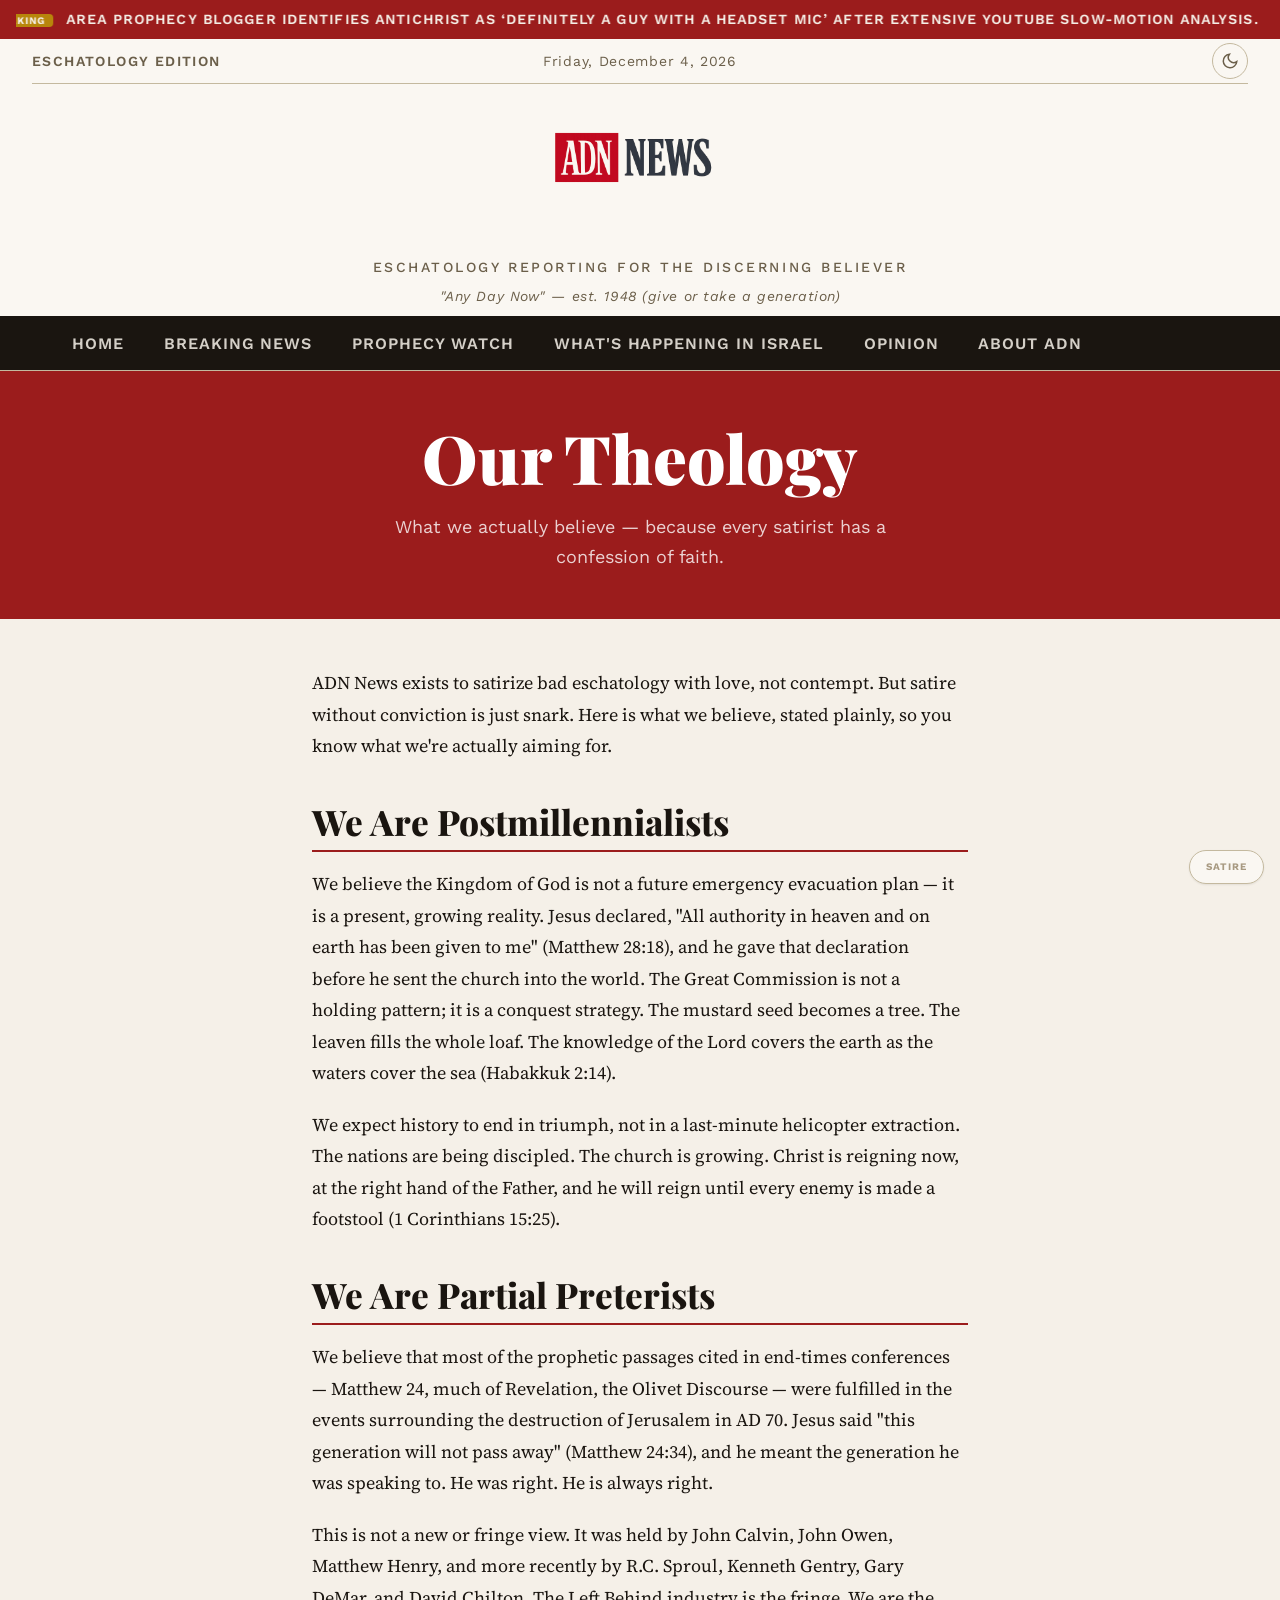
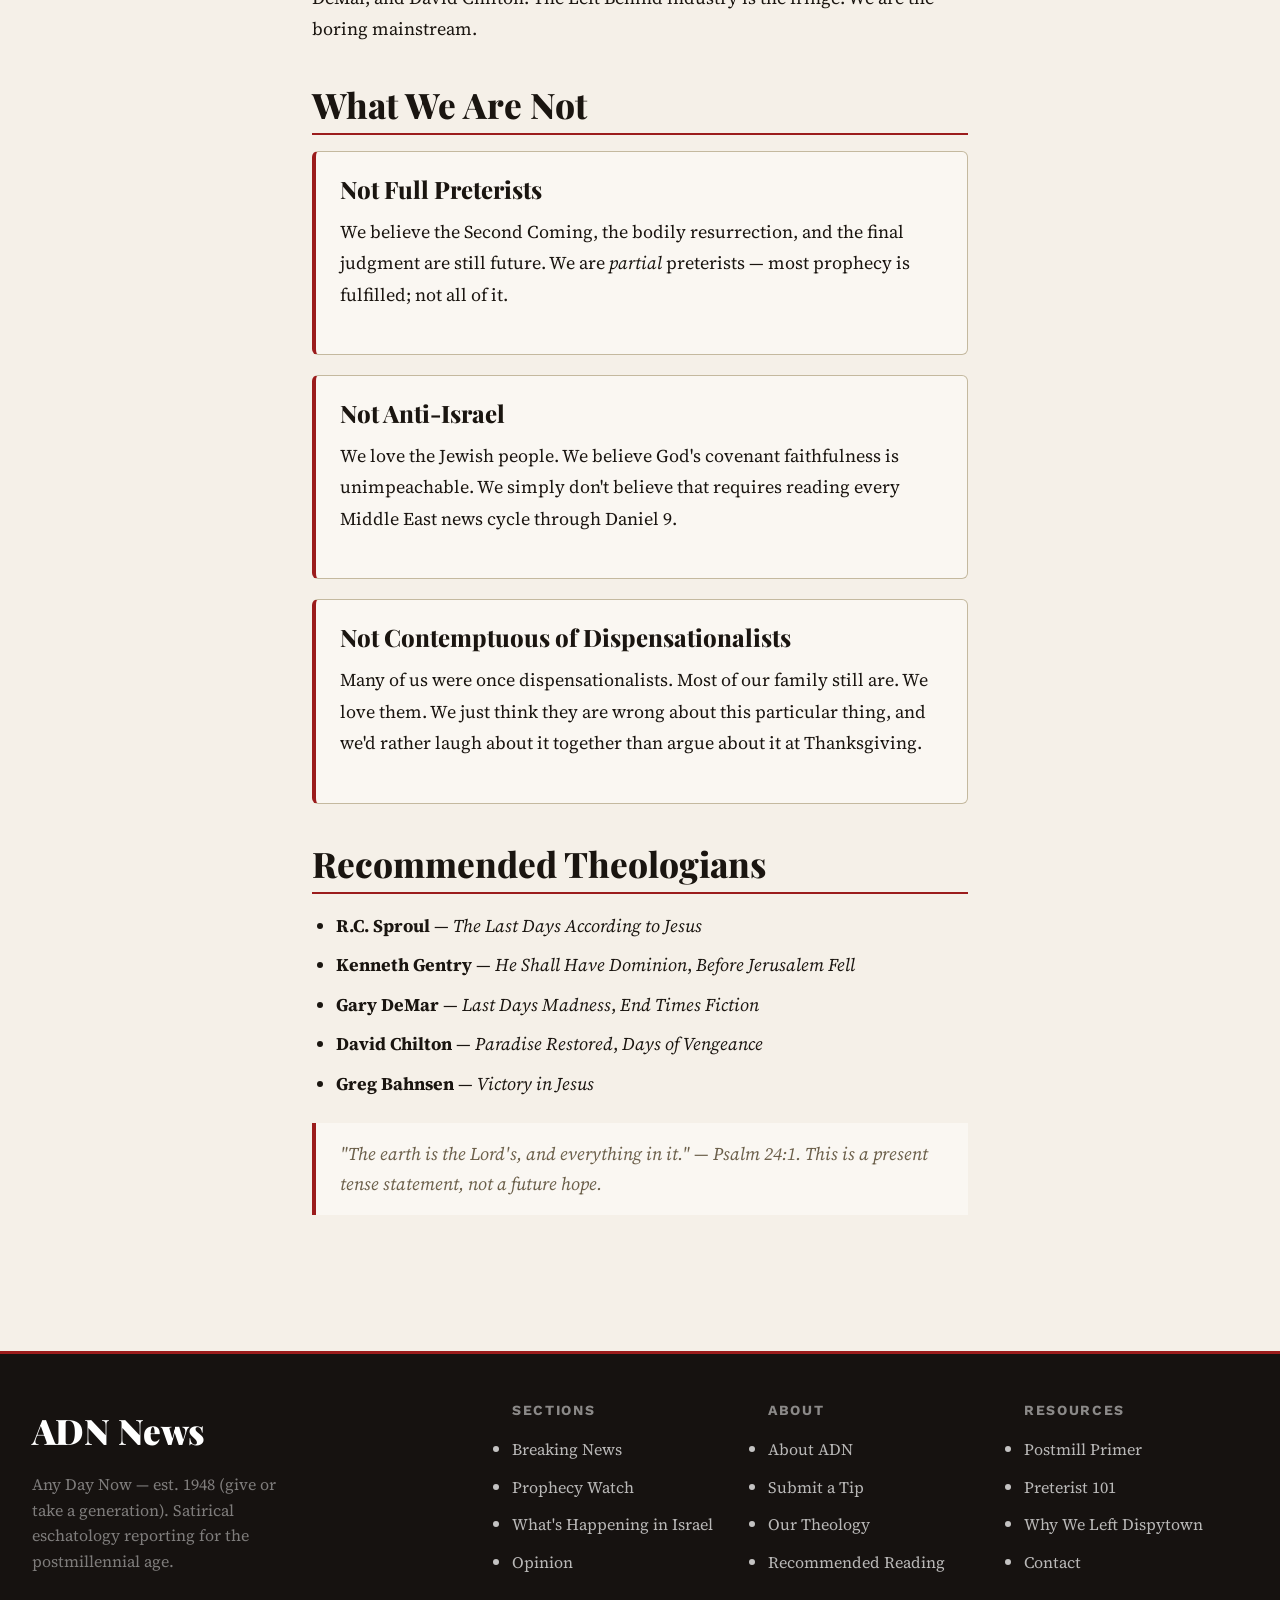
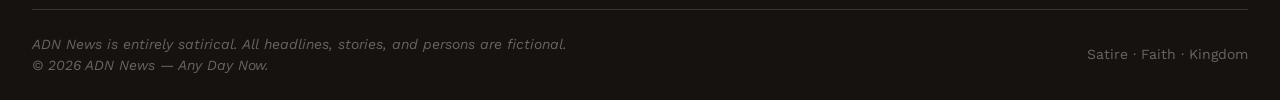
<file: our-theology.html>
<!DOCTYPE html>
<html lang="en">
<head>
  <meta charset="UTF-8" />
  <meta name="viewport" content="width=device-width, initial-scale=1.0" />
  <title>Our Theology — ADN News</title>
  <meta name="description" content="What ADN News actually believes — postmillennial, partial preterist, and unapologetically hopeful." />
  <link rel="preconnect" href="https://fonts.googleapis.com" />
  <link rel="preconnect" href="https://fonts.gstatic.com" crossorigin />
  <link href="https://fonts.googleapis.com/css2?family=Playfair+Display:ital,wght@0,700;0,800;0,900;1,700;1,800&family=Source+Serif+4:ital,wght@0,300;0,400;0,600;1,300;1,400&family=Work+Sans:wght@400;500;600;700;800&display=swap" rel="stylesheet" />
  <link rel="icon" type="image/x-icon" href="favicon.ico" />
  <link rel="icon" type="image/png" sizes="32x32" href="images/favicon-32.png" />
  <link rel="icon" type="image/png" sizes="192x192" href="images/favicon-192.png" />
  <link rel="stylesheet" href="css/base.css" />
  <link rel="stylesheet" href="css/style.css" />
  <style>
    .satire-watermark { position: fixed; bottom: var(--space-4); right: var(--space-4); background: var(--color-surface); border: 1px solid var(--color-border); border-radius: var(--radius-full); padding: var(--space-2) var(--space-4); font-family: var(--font-sans); font-size: 10px; font-weight: 700; letter-spacing: 0.1em; text-transform: uppercase; color: var(--color-text-faint); z-index: 100; pointer-events: none; box-shadow: var(--shadow-sm); }
    .page-hero { background: var(--color-primary); color: #fff; padding: var(--space-12) var(--space-8); text-align: center; }
    .page-hero h1 { font-family: var(--font-display); font-size: var(--text-3xl); font-weight: 900; color: #fff; margin-bottom: var(--space-4); }
    .page-hero p { font-family: var(--font-sans); font-size: var(--text-base); opacity: 0.8; max-width: 52ch; margin: 0 auto; }
    .static-content { max-width: 720px; margin: 0 auto; padding: var(--space-12) var(--space-8); }
    .static-content h2 { font-family: var(--font-display); font-size: var(--text-xl); font-weight: 800; margin: var(--space-10) 0 var(--space-4); color: var(--color-text); border-bottom: 2px solid var(--color-primary); padding-bottom: var(--space-2); }
    .static-content h3 { font-family: var(--font-display); font-size: var(--text-lg); font-weight: 700; margin: var(--space-6) 0 var(--space-3); color: var(--color-text); }
    .static-content p { font-family: var(--font-body); font-size: var(--text-base); line-height: 1.75; color: var(--color-text); margin-bottom: var(--space-5); }
    .static-content ul, .static-content ol { padding-left: var(--space-6); margin-bottom: var(--space-5); }
    .static-content li { font-family: var(--font-body); font-size: var(--text-base); line-height: 1.75; color: var(--color-text); margin-bottom: var(--space-2); }
    .static-content blockquote { border-left: 4px solid var(--color-primary); padding: var(--space-4) var(--space-6); margin: var(--space-6) 0; background: var(--color-surface); font-style: italic; color: var(--color-text-muted); }
    .static-content a { color: var(--color-primary); text-decoration: underline; }
    .book-card { display: grid; grid-template-columns: auto 1fr; gap: var(--space-4); padding: var(--space-5); border: 1px solid var(--color-border); border-radius: var(--radius-md); margin-bottom: var(--space-4); background: var(--color-surface); }
    .book-spine { width: 52px; height: 76px; border-radius: 3px; display: flex; align-items: center; justify-content: center; font-family: var(--font-sans); font-size: 9px; font-weight: 700; text-align: center; letter-spacing: 0.05em; color: #fff; padding: 4px; line-height: 1.2; }
    .book-info h3 { font-family: var(--font-display); font-size: var(--text-base); font-weight: 700; margin: 0 0 var(--space-1); }
    .book-info .author { font-family: var(--font-sans); font-size: var(--text-sm); color: var(--color-text-muted); margin-bottom: var(--space-2); }
    .book-info p { font-size: var(--text-sm); color: var(--color-text-muted); margin: 0; line-height: 1.5; }
    .contact-form { display: flex; flex-direction: column; gap: var(--space-4); }
    .contact-form label { font-family: var(--font-sans); font-size: var(--text-sm); font-weight: 600; color: var(--color-text); margin-bottom: var(--space-1); display: block; }
    .contact-form input, .contact-form textarea, .contact-form select { width: 100%; padding: var(--space-3) var(--space-4); border: 1px solid var(--color-border); border-radius: var(--radius-sm); background: var(--color-surface); color: var(--color-text); font-family: var(--font-body); font-size: var(--text-base); box-sizing: border-box; }
    .contact-form input:focus, .contact-form textarea:focus { outline: 2px solid var(--color-primary); border-color: var(--color-primary); }
    .contact-form textarea { min-height: 140px; resize: vertical; }
    .contact-form button { background: var(--color-primary); color: #fff; border: none; padding: var(--space-3) var(--space-8); font-family: var(--font-sans); font-weight: 700; font-size: var(--text-base); border-radius: var(--radius-sm); cursor: pointer; letter-spacing: 0.04em; align-self: flex-start; }
    .contact-form button:hover { background: #7a1515; }
    .theology-card { padding: var(--space-6); border: 1px solid var(--color-border); border-radius: var(--radius-md); background: var(--color-surface); margin-bottom: var(--space-5); border-left: 4px solid var(--color-primary); }
    .theology-card h3 { font-family: var(--font-display); font-size: var(--text-lg); font-weight: 800; margin: 0 0 var(--space-3); }
    .tip-note { background: var(--color-surface); border: 1px solid var(--color-border); border-radius: var(--radius-md); padding: var(--space-5); margin-bottom: var(--space-6); font-family: var(--font-sans); font-size: var(--text-sm); color: var(--color-text-muted); line-height: 1.6; font-style: italic; }
  </style>
</head>
<body data-page="our-theology">
<div class="satire-watermark">Satire</div>

<div class="top-bar" role="banner" aria-hidden="true">
  <div class="top-bar-ticker"><div class="ticker-items">
    <span><span class="ticker-label">Breaking</span> Local man updates Rapture countdown clock for 47th consecutive year</span>
    <span>&#8195;&bull;&#8195;</span>
    <span><span class="ticker-label">Update</span> Kingdom of God still growing, sources confirm</span>
    <span>&#8195;&bull;&#8195;</span>
    <span><span class="ticker-label">Breaking</span> Prophecy conference postponed pending updated generation length estimates</span>
    <span>&#8195;&bull;&#8195;</span>
    <span><span class="ticker-label">Developing</span> Third Temple gift shop opens; tableware arrives ahead of tabernacle</span>
  </div></div>
</div>

<header class="site-header">
  <div class="masthead-inner">
    <div class="masthead-date-line">
      <span class="edition-label">Eschatology Edition</span>
      <span class="masthead-live-date"></span>
      <div class="masthead-header-controls">
        <button class="theme-toggle" data-theme-toggle aria-label="Toggle dark mode">
          <svg width="18" height="18" viewBox="0 0 24 24" fill="none" stroke="currentColor" stroke-width="2"><path d="M21 12.79A9 9 0 1 1 11.21 3 7 7 0 0 0 21 12.79z"/></svg>
        </button>
      </div>
    </div>
    <div class="site-nameplate">
      <a href="index.html" aria-label="ADN News — Home">
        <img src="images/logo.png" alt="ADN News" class="site-logo-img" />
      </a>
      <p class="site-subtitle">Eschatology Reporting for the Discerning Believer</p>
      <p class="site-tagline">"Any Day Now" — est. 1948 (give or take a generation)</p>
    </div>
  </div>
</header>
<nav class="primary-nav" aria-label="Main navigation">
  <div class="primary-nav-inner">
    <a href="index.html" class="nav-link">Home</a>
    <a href="breaking.html" class="nav-link">Breaking News</a>
    <a href="prophecy-watch.html" class="nav-link">Prophecy Watch</a>
    <a href="israel.html" class="nav-link">What's Happening in Israel</a>
    <a href="index.html#opinion" class="nav-link">Opinion</a>
    <a href="index.html#about" class="nav-link">About ADN</a>
  </div>
</nav>
<main>
  <div class="page-hero">
    <h1>Our Theology</h1>
    <p>What we actually believe — because every satirist has a confession of faith.</p>
  </div>
  <div class="static-content">
    <p>ADN News exists to satirize bad eschatology with love, not contempt. But satire without conviction is just snark. Here is what we believe, stated plainly, so you know what we're actually aiming for.</p>

    <h2>We Are Postmillennialists</h2>
    <p>We believe the Kingdom of God is not a future emergency evacuation plan — it is a present, growing reality. Jesus declared, "All authority in heaven and on earth has been given to me" (Matthew 28:18), and he gave that declaration before he sent the church into the world. The Great Commission is not a holding pattern; it is a conquest strategy. The mustard seed becomes a tree. The leaven fills the whole loaf. The knowledge of the Lord covers the earth as the waters cover the sea (Habakkuk 2:14).</p>
    <p>We expect history to end in triumph, not in a last-minute helicopter extraction. The nations are being discipled. The church is growing. Christ is reigning now, at the right hand of the Father, and he will reign until every enemy is made a footstool (1 Corinthians 15:25).</p>

    <h2>We Are Partial Preterists</h2>
    <p>We believe that most of the prophetic passages cited in end-times conferences — Matthew 24, much of Revelation, the Olivet Discourse — were fulfilled in the events surrounding the destruction of Jerusalem in AD 70. Jesus said "this generation will not pass away" (Matthew 24:34), and he meant the generation he was speaking to. He was right. He is always right.</p>
    <p>This is not a new or fringe view. It was held by John Calvin, John Owen, Matthew Henry, and more recently by R.C. Sproul, Kenneth Gentry, Gary DeMar, and David Chilton. The Left Behind industry is the fringe. We are the boring mainstream.</p>

    <h2>What We Are Not</h2>
    <div class="theology-card">
      <h3>Not Full Preterists</h3>
      <p>We believe the Second Coming, the bodily resurrection, and the final judgment are still future. We are <em>partial</em> preterists — most prophecy is fulfilled; not all of it.</p>
    </div>
    <div class="theology-card">
      <h3>Not Anti-Israel</h3>
      <p>We love the Jewish people. We believe God's covenant faithfulness is unimpeachable. We simply don't believe that requires reading every Middle East news cycle through Daniel 9.</p>
    </div>
    <div class="theology-card">
      <h3>Not Contemptuous of Dispensationalists</h3>
      <p>Many of us were once dispensationalists. Most of our family still are. We love them. We just think they are wrong about this particular thing, and we'd rather laugh about it together than argue about it at Thanksgiving.</p>
    </div>

    <h2>Recommended Theologians</h2>
    <ul>
      <li><strong>R.C. Sproul</strong> — <em>The Last Days According to Jesus</em></li>
      <li><strong>Kenneth Gentry</strong> — <em>He Shall Have Dominion</em>, <em>Before Jerusalem Fell</em></li>
      <li><strong>Gary DeMar</strong> — <em>Last Days Madness</em>, <em>End Times Fiction</em></li>
      <li><strong>David Chilton</strong> — <em>Paradise Restored</em>, <em>Days of Vengeance</em></li>
      <li><strong>Greg Bahnsen</strong> — <em>Victory in Jesus</em></li>
    </ul>

    <blockquote>"The earth is the Lord's, and everything in it." — Psalm 24:1. This is a present tense statement, not a future hope.</blockquote>
  </div>
</main>
<footer class="site-footer">
  <div class="footer-inner">
    <div class="footer-top">
      <div class="footer-brand"><div class="footer-site-name">ADN News</div><p>Any Day Now — est. 1948 (give or take a generation). Satirical eschatology reporting for the postmillennial age.</p></div>
      <div class="footer-col"><h4>Sections</h4><ul><li><a href="breaking.html">Breaking News</a></li><li><a href="prophecy-watch.html">Prophecy Watch</a></li><li><a href="israel.html">What's Happening in Israel</a></li><li><a href="index.html#opinion">Opinion</a></li></ul></div>
      <div class="footer-col"><h4>About</h4><ul><li><a href="index.html#about">About ADN</a></li><li><a href="index.html#submit">Submit a Tip</a></li><li><a href="our-theology.html">Our Theology</a></li><li><a href="recommended-reading.html">Recommended Reading</a></li></ul></div>
      <div class="footer-col"><h4>Resources</h4><ul><li><a href="postmill-primer.html">Postmill Primer</a></li><li><a href="preterist-101.html">Preterist 101</a></li><li><a href="why-we-left-dispytown.html">Why We Left Dispytown</a></li><li><a href="contact.html">Contact</a></li></ul></div>
    </div>
    <div class="footer-bottom">
      <p class="footer-disclaimer">ADN News is entirely satirical. All headlines, stories, and persons are fictional. &copy; 2026 ADN News — Any Day Now.</p>
      <p>Satire &middot; Faith &middot; Kingdom</p>
    </div>
  </div>
</footer>
<script src="js/main.js"></script>
</body>
</html>
</file>
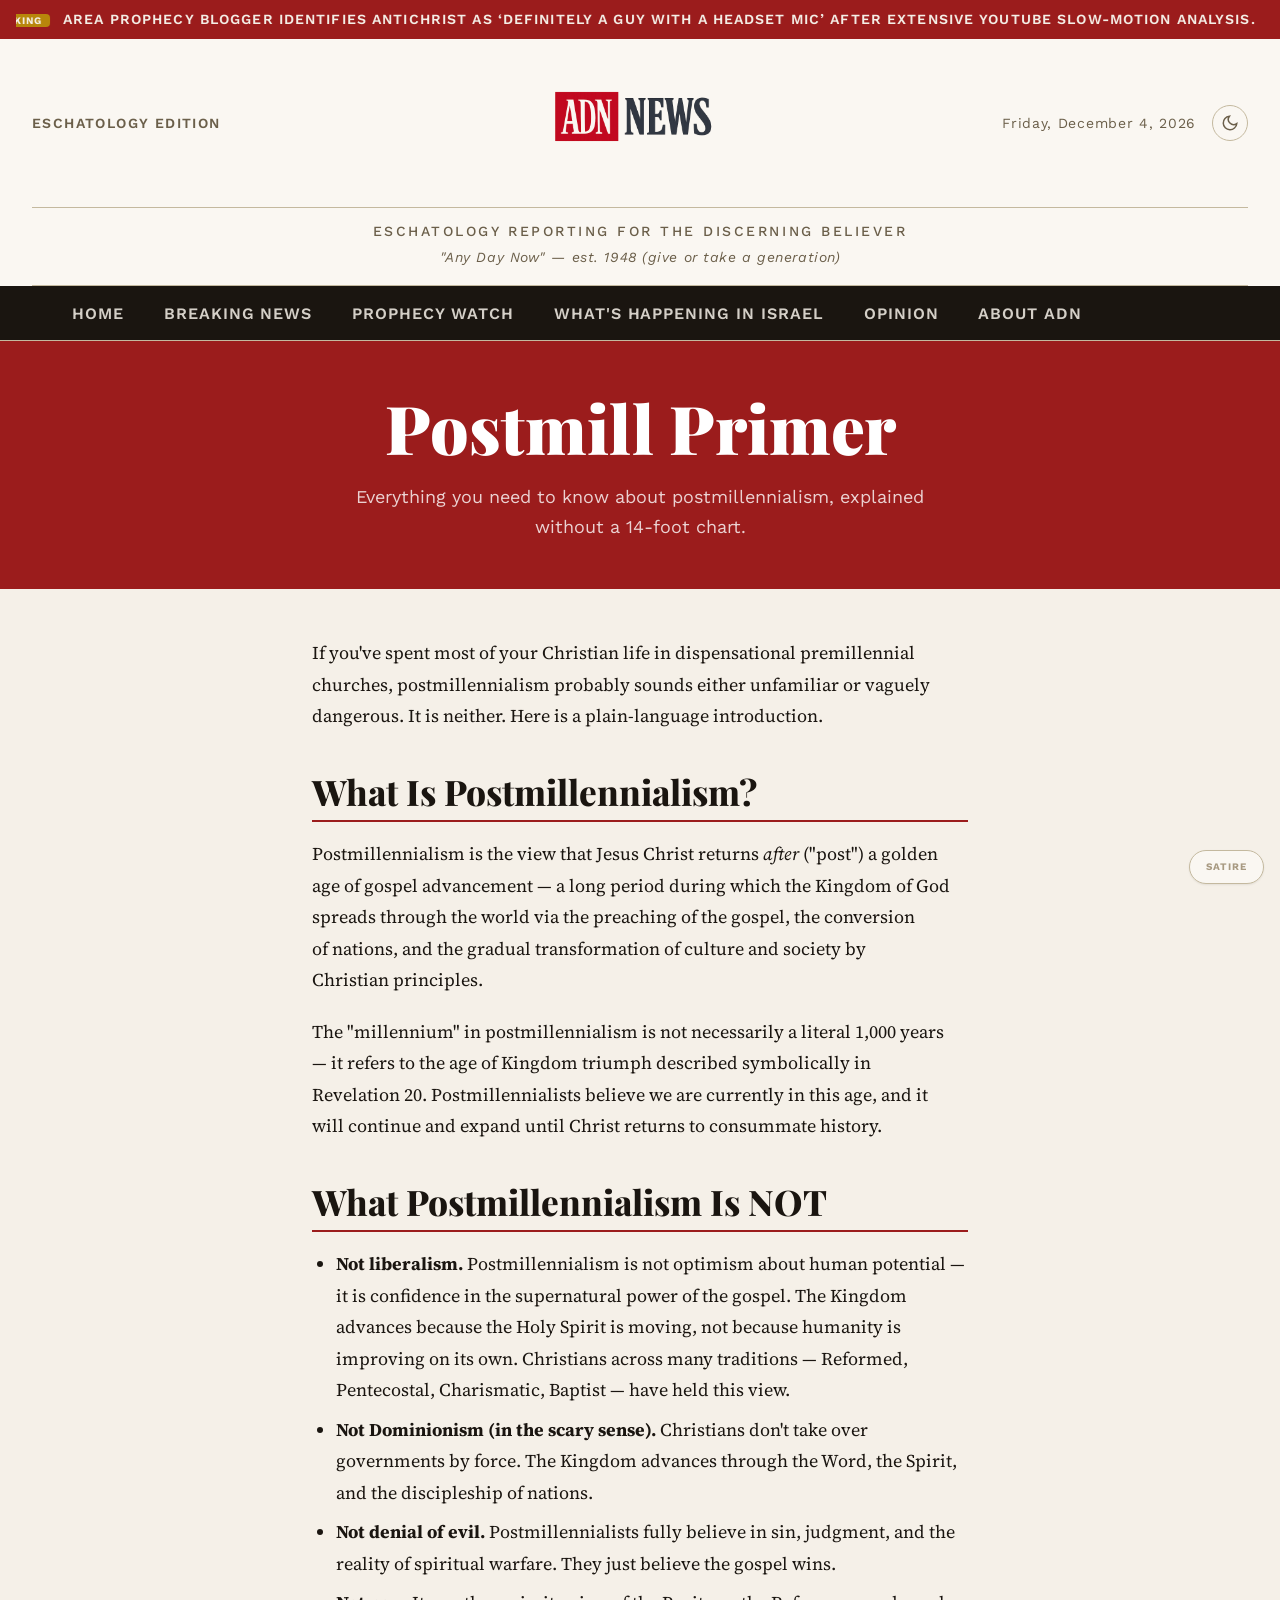
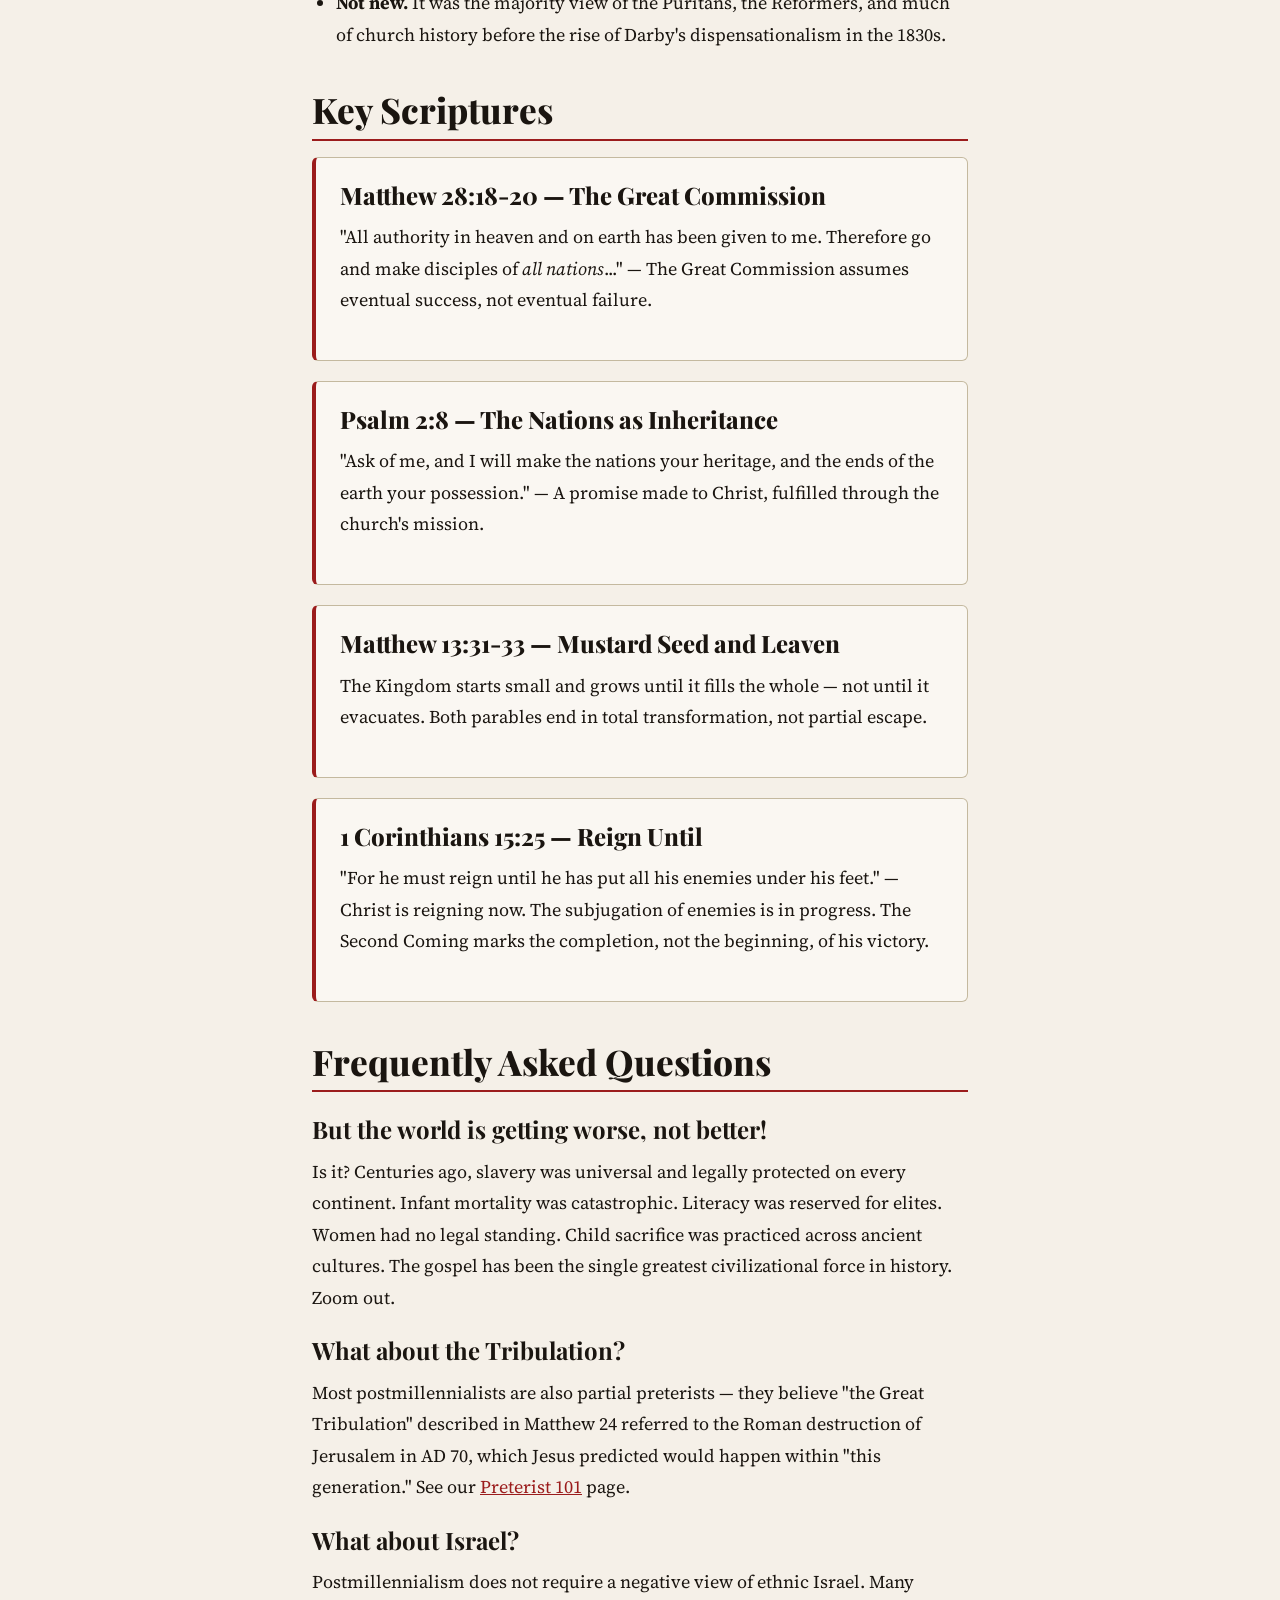
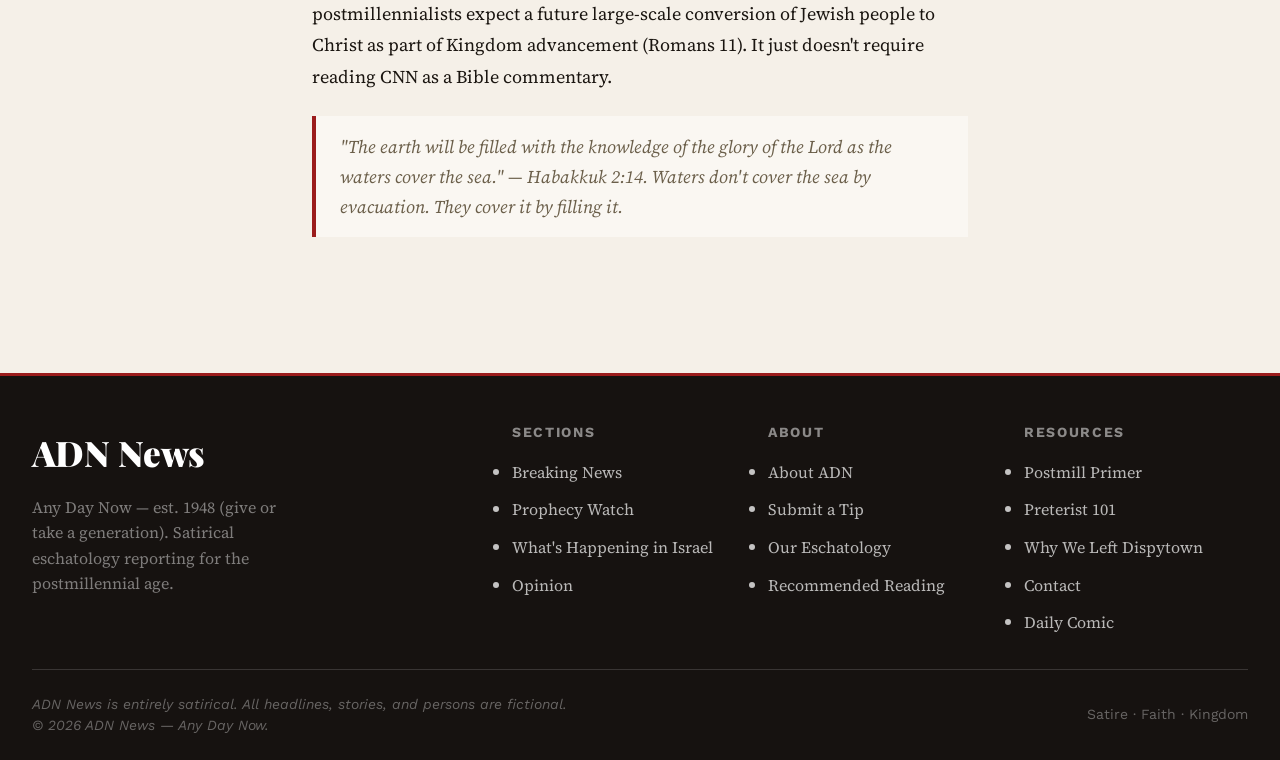
<file: postmill-primer.html>
<!DOCTYPE html>
<html lang="en">
<head>
  <meta charset="UTF-8" />
  <meta name="viewport" content="width=device-width, initial-scale=1.0" />
  <title>Postmill Primer — ADN News</title>
  <meta name="description" content="A plain-language introduction to postmillennial eschatology for the curious, the skeptical, and the recently escaped." />
  <link rel="preconnect" href="https://fonts.googleapis.com" />
  <link rel="preconnect" href="https://fonts.gstatic.com" crossorigin />
  <link href="https://fonts.googleapis.com/css2?family=Playfair+Display:ital,wght@0,700;0,800;0,900;1,700;1,800&family=Source+Serif+4:ital,wght@0,300;0,400;0,600;1,300;1,400&family=Work+Sans:wght@400;500;600;700;800&display=swap" rel="stylesheet" />
  <link rel="icon" type="image/x-icon" href="favicon.ico" />
  <link rel="icon" type="image/png" sizes="32x32" href="images/favicon-32.png" />
  <link rel="icon" type="image/png" sizes="192x192" href="images/favicon-192.png" />
  <link rel="stylesheet" href="css/base.css?v=9" />
  <link rel="stylesheet" href="css/style.css?v=10" />
  <style>
    .satire-watermark { position: fixed; bottom: var(--space-4); right: var(--space-4); background: var(--color-surface); border: 1px solid var(--color-border); border-radius: var(--radius-full); padding: var(--space-2) var(--space-4); font-family: var(--font-sans); font-size: 10px; font-weight: 700; letter-spacing: 0.1em; text-transform: uppercase; color: var(--color-text-faint); z-index: 100; pointer-events: none; box-shadow: var(--shadow-sm); }
    .page-hero { background: var(--color-primary); color: #fff; padding: var(--space-12) var(--space-8); text-align: center; }
    .page-hero h1 { font-family: var(--font-display); font-size: var(--text-3xl); font-weight: 900; color: #fff; margin-bottom: var(--space-4); }
    .page-hero p { font-family: var(--font-sans); font-size: var(--text-base); opacity: 0.8; max-width: 52ch; margin: 0 auto; }
    .static-content { max-width: 720px; margin: 0 auto; padding: var(--space-12) var(--space-8); }
    .static-content h2 { font-family: var(--font-display); font-size: var(--text-xl); font-weight: 800; margin: var(--space-10) 0 var(--space-4); color: var(--color-text); border-bottom: 2px solid var(--color-primary); padding-bottom: var(--space-2); }
    .static-content h3 { font-family: var(--font-display); font-size: var(--text-lg); font-weight: 700; margin: var(--space-6) 0 var(--space-3); color: var(--color-text); }
    .static-content p { font-family: var(--font-body); font-size: var(--text-base); line-height: 1.75; color: var(--color-text); margin-bottom: var(--space-5); }
    .static-content ul, .static-content ol { padding-left: var(--space-6); margin-bottom: var(--space-5); }
    .static-content li { font-family: var(--font-body); font-size: var(--text-base); line-height: 1.75; color: var(--color-text); margin-bottom: var(--space-2); }
    .static-content blockquote { border-left: 4px solid var(--color-primary); padding: var(--space-4) var(--space-6); margin: var(--space-6) 0; background: var(--color-surface); font-style: italic; color: var(--color-text-muted); }
    .static-content a { color: var(--color-primary); text-decoration: underline; }
    .book-card { display: grid; grid-template-columns: auto 1fr; gap: var(--space-4); padding: var(--space-5); border: 1px solid var(--color-border); border-radius: var(--radius-md); margin-bottom: var(--space-4); background: var(--color-surface); }
    .book-spine { width: 52px; height: 76px; border-radius: 3px; display: flex; align-items: center; justify-content: center; font-family: var(--font-sans); font-size: 9px; font-weight: 700; text-align: center; letter-spacing: 0.05em; color: #fff; padding: 4px; line-height: 1.2; }
    .book-info h3 { font-family: var(--font-display); font-size: var(--text-base); font-weight: 700; margin: 0 0 var(--space-1); }
    .book-info .author { font-family: var(--font-sans); font-size: var(--text-sm); color: var(--color-text-muted); margin-bottom: var(--space-2); }
    .book-info p { font-size: var(--text-sm); color: var(--color-text-muted); margin: 0; line-height: 1.5; }
    .contact-form { display: flex; flex-direction: column; gap: var(--space-4); }
    .contact-form label { font-family: var(--font-sans); font-size: var(--text-sm); font-weight: 600; color: var(--color-text); margin-bottom: var(--space-1); display: block; }
    .contact-form input, .contact-form textarea, .contact-form select { width: 100%; padding: var(--space-3) var(--space-4); border: 1px solid var(--color-border); border-radius: var(--radius-sm); background: var(--color-surface); color: var(--color-text); font-family: var(--font-body); font-size: var(--text-base); box-sizing: border-box; }
    .contact-form input:focus, .contact-form textarea:focus { outline: 2px solid var(--color-primary); border-color: var(--color-primary); }
    .contact-form textarea { min-height: 140px; resize: vertical; }
    .contact-form button { background: var(--color-primary); color: #fff; border: none; padding: var(--space-3) var(--space-8); font-family: var(--font-sans); font-weight: 700; font-size: var(--text-base); border-radius: var(--radius-sm); cursor: pointer; letter-spacing: 0.04em; align-self: flex-start; }
    .contact-form button:hover { background: #7a1515; }
    .theology-card { padding: var(--space-6); border: 1px solid var(--color-border); border-radius: var(--radius-md); background: var(--color-surface); margin-bottom: var(--space-5); border-left: 4px solid var(--color-primary); }
    .theology-card h3 { font-family: var(--font-display); font-size: var(--text-lg); font-weight: 800; margin: 0 0 var(--space-3); }
    .tip-note { background: var(--color-surface); border: 1px solid var(--color-border); border-radius: var(--radius-md); padding: var(--space-5); margin-bottom: var(--space-6); font-family: var(--font-sans); font-size: var(--text-sm); color: var(--color-text-muted); line-height: 1.6; font-style: italic; }
  </style>
</head>
<body data-page="postmill-primer">
<div class="satire-watermark">Satire</div>

<div class="top-bar" role="banner" aria-hidden="true">
  <div class="top-bar-ticker"><div class="ticker-items">
    <span><span class="ticker-label">Breaking</span> Local man updates Rapture countdown clock for 47th consecutive year</span>
    <span>&#8195;&bull;&#8195;</span>
    <span><span class="ticker-label">Update</span> Kingdom of God still growing, sources confirm</span>
    <span>&#8195;&bull;&#8195;</span>
    <span><span class="ticker-label">Breaking</span> Prophecy conference postponed pending updated generation length estimates</span>
    <span>&#8195;&bull;&#8195;</span>
    <span><span class="ticker-label">Developing</span> Third Temple gift shop opens; tableware arrives ahead of tabernacle</span>
  </div></div>
</div>

<header class="site-header" role="banner">
  <div class="masthead-inner">
    <div class="masthead-date-line">
      <span class="edition-label">Eschatology Edition</span>
      <a href="index.html" class="masthead-logo-link" aria-label="ADN News — Home">
        <img src="images/logo.png" alt="ADN News" class="site-logo-img" />
      </a>
      <div class="masthead-header-controls">
        <span class="masthead-live-date"></span>
        <button class="theme-toggle" data-theme-toggle aria-label="Toggle dark mode">
          <svg width="18" height="18" viewBox="0 0 24 24" fill="none" stroke="currentColor" stroke-width="2"><path d="M21 12.79A9 9 0 1 1 11.21 3 7 7 0 0 0 21 12.79z"/></svg>
        </button>
      </div>
    </div>
    <div class="masthead-tagline-row">
      <p class="site-subtitle">Eschatology Reporting for the Discerning Believer</p>
      <p class="site-tagline">"Any Day Now" — est. 1948 (give or take a generation)</p>
    </div>
  </div>
</header>
<nav class="primary-nav" aria-label="Main navigation">
  <div class="primary-nav-inner">
    <a href="index.html" class="nav-link">Home</a>
    <a href="breaking.html" class="nav-link">Breaking News</a>
    <a href="prophecy-watch.html" class="nav-link">Prophecy Watch</a>
    <a href="israel.html" class="nav-link">What's Happening in Israel</a>
    <a href="index.html#opinion" class="nav-link">Opinion</a>
    <a href="index.html#about" class="nav-link">About ADN</a>
  </div>
</nav>
<main>
  <div class="page-hero">
    <h1>Postmill Primer</h1>
    <p>Everything you need to know about postmillennialism, explained without a 14-foot chart.</p>
  </div>
  <div class="static-content">
    <p>If you've spent most of your Christian life in dispensational premillennial churches, postmillennialism probably sounds either unfamiliar or vaguely dangerous. It is neither. Here is a plain-language introduction.</p>

    <h2>What Is Postmillennialism?</h2>
    <p>Postmillennialism is the view that Jesus Christ returns <em>after</em> ("post") a golden age of gospel advancement — a long period during which the Kingdom of God spreads through the world via the preaching of the gospel, the conversion of nations, and the gradual transformation of culture and society by Christian principles.</p>
    <p>The "millennium" in postmillennialism is not necessarily a literal 1,000 years — it refers to the age of Kingdom triumph described symbolically in Revelation 20. Postmillennialists believe we are currently in this age, and it will continue and expand until Christ returns to consummate history.</p>

    <h2>What Postmillennialism Is NOT</h2>
    <ul>
      <li><strong>Not liberalism.</strong> Postmillennialism is not optimism about human potential — it is confidence in the supernatural power of the gospel. The Kingdom advances because the Holy Spirit is moving, not because humanity is improving on its own. Christians across many traditions — Reformed, Pentecostal, Charismatic, Baptist — have held this view.</li>
      <li><strong>Not Dominionism (in the scary sense).</strong> Christians don't take over governments by force. The Kingdom advances through the Word, the Spirit, and the discipleship of nations.</li>
      <li><strong>Not denial of evil.</strong> Postmillennialists fully believe in sin, judgment, and the reality of spiritual warfare. They just believe the gospel wins.</li>
      <li><strong>Not new.</strong> It was the majority view of the Puritans, the Reformers, and much of church history before the rise of Darby's dispensationalism in the 1830s.</li>
    </ul>

    <h2>Key Scriptures</h2>
    <div class="theology-card">
      <h3>Matthew 28:18-20 — The Great Commission</h3>
      <p>"All authority in heaven and on earth has been given to me. Therefore go and make disciples of <em>all nations</em>..." — The Great Commission assumes eventual success, not eventual failure.</p>
    </div>
    <div class="theology-card">
      <h3>Psalm 2:8 — The Nations as Inheritance</h3>
      <p>"Ask of me, and I will make the nations your heritage, and the ends of the earth your possession." — A promise made to Christ, fulfilled through the church's mission.</p>
    </div>
    <div class="theology-card">
      <h3>Matthew 13:31-33 — Mustard Seed and Leaven</h3>
      <p>The Kingdom starts small and grows until it fills the whole — not until it evacuates. Both parables end in total transformation, not partial escape.</p>
    </div>
    <div class="theology-card">
      <h3>1 Corinthians 15:25 — Reign Until</h3>
      <p>"For he must reign until he has put all his enemies under his feet." — Christ is reigning now. The subjugation of enemies is in progress. The Second Coming marks the completion, not the beginning, of his victory.</p>
    </div>

    <h2>Frequently Asked Questions</h2>
    <h3>But the world is getting worse, not better!</h3>
    <p>Is it? Centuries ago, slavery was universal and legally protected on every continent. Infant mortality was catastrophic. Literacy was reserved for elites. Women had no legal standing. Child sacrifice was practiced across ancient cultures. The gospel has been the single greatest civilizational force in history. Zoom out.</p>
    <h3>What about the Tribulation?</h3>
    <p>Most postmillennialists are also partial preterists — they believe "the Great Tribulation" described in Matthew 24 referred to the Roman destruction of Jerusalem in AD 70, which Jesus predicted would happen within "this generation." See our <a href="preterist-101.html">Preterist 101</a> page.</p>
    <h3>What about Israel?</h3>
    <p>Postmillennialism does not require a negative view of ethnic Israel. Many postmillennialists expect a future large-scale conversion of Jewish people to Christ as part of Kingdom advancement (Romans 11). It just doesn't require reading CNN as a Bible commentary.</p>

    <blockquote>"The earth will be filled with the knowledge of the glory of the Lord as the waters cover the sea." — Habakkuk 2:14. Waters don't cover the sea by evacuation. They cover it by filling it.</blockquote>
  </div>
</main>
<footer class="site-footer">
  <div class="footer-inner">
    <div class="footer-top">
      <div class="footer-brand"><div class="footer-site-name">ADN News</div><p>Any Day Now — est. 1948 (give or take a generation). Satirical eschatology reporting for the postmillennial age.</p></div>
      <div class="footer-col"><h4>Sections</h4><ul><li><a href="breaking.html">Breaking News</a></li><li><a href="prophecy-watch.html">Prophecy Watch</a></li><li><a href="israel.html">What's Happening in Israel</a></li><li><a href="index.html#opinion">Opinion</a></li></ul></div>
      <div class="footer-col"><h4>About</h4><ul><li><a href="index.html#about">About ADN</a></li><li><a href="index.html#submit">Submit a Tip</a></li><li><a href="our-eschatology.html">Our Eschatology</a></li><li><a href="recommended-reading.html">Recommended Reading</a></li></ul></div>
      <div class="footer-col"><h4>Resources</h4><ul><li><a href="postmill-primer.html">Postmill Primer</a></li><li><a href="preterist-101.html">Preterist 101</a></li><li><a href="why-we-left-dispytown.html">Why We Left Dispytown</a></li><li><a href="contact.html">Contact</a></li><li><a href="comic.html">Daily Comic</a></li></ul></div>
    </div>
    <div class="footer-bottom">
      <p class="footer-disclaimer">ADN News is entirely satirical. All headlines, stories, and persons are fictional. &copy; 2026 ADN News — Any Day Now.</p>
      <p>Satire &middot; Faith &middot; Kingdom</p>
    </div>
  </div>
</footer>
<script src="js/main.js?v=10"></script>
</body>
</html>
</file>
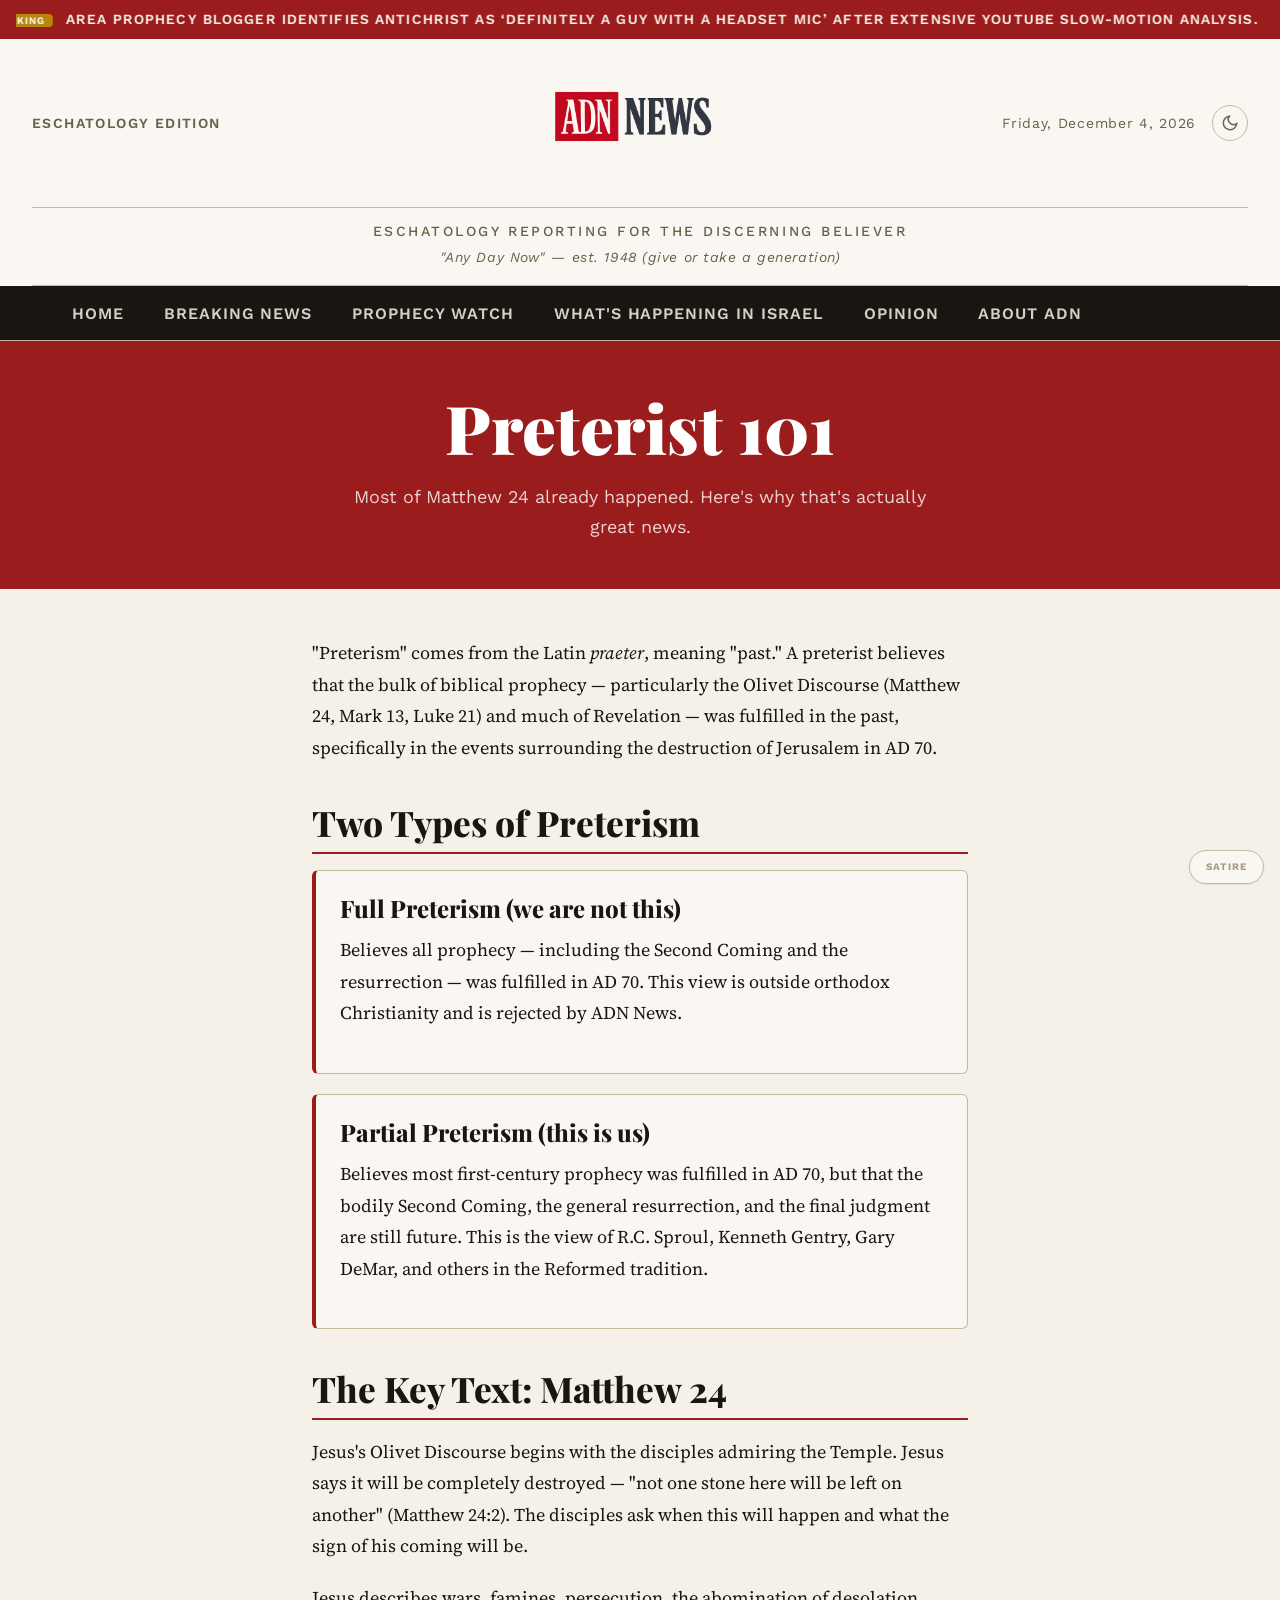
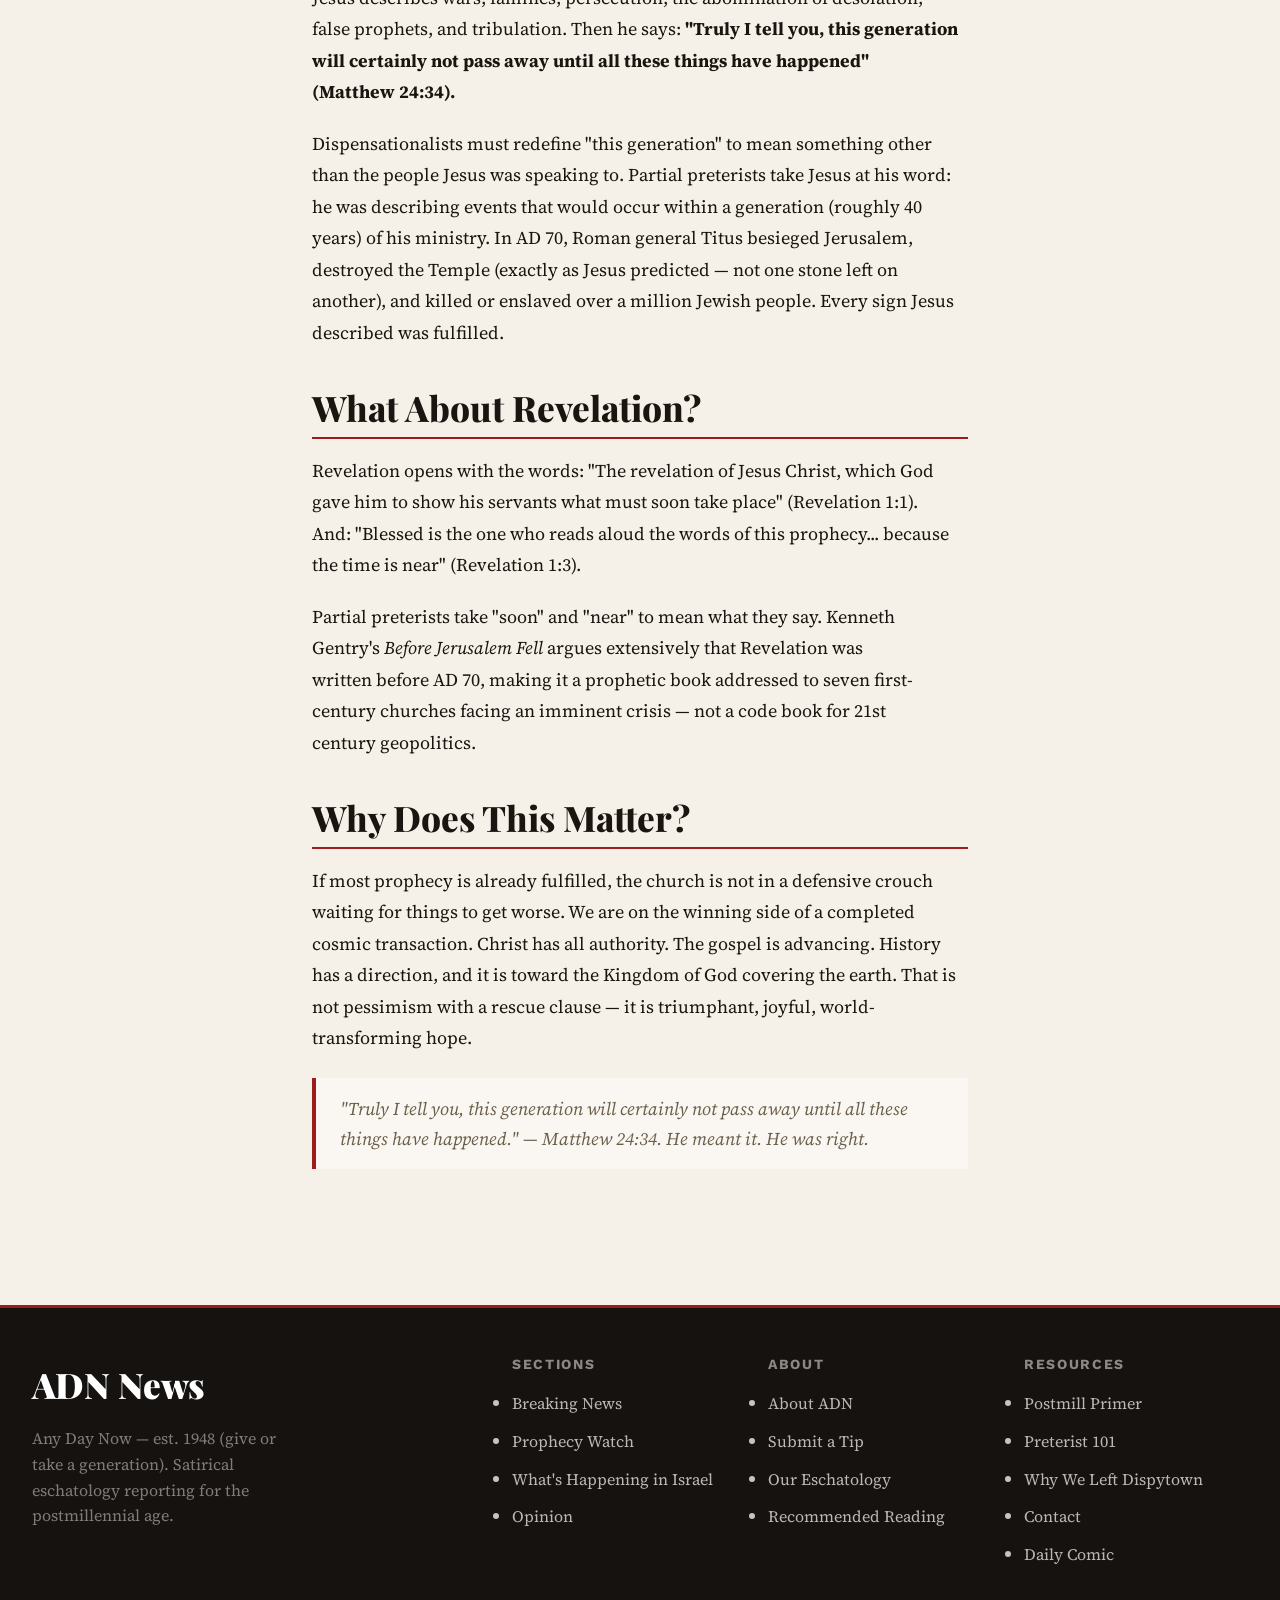
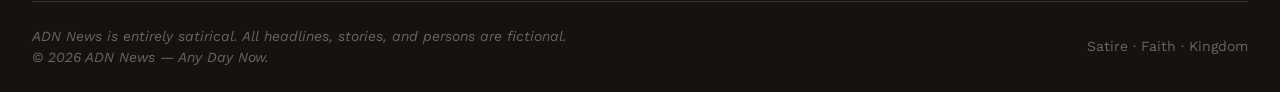
<file: preterist-101.html>
<!DOCTYPE html>
<html lang="en">
<head>
  <meta charset="UTF-8" />
  <meta name="viewport" content="width=device-width, initial-scale=1.0" />
  <title>Preterist 101 — ADN News</title>
  <meta name="description" content="A beginner's guide to partial preterism — the view that most Bible prophecy was fulfilled in the first century." />
  <link rel="preconnect" href="https://fonts.googleapis.com" />
  <link rel="preconnect" href="https://fonts.gstatic.com" crossorigin />
  <link href="https://fonts.googleapis.com/css2?family=Playfair+Display:ital,wght@0,700;0,800;0,900;1,700;1,800&family=Source+Serif+4:ital,wght@0,300;0,400;0,600;1,300;1,400&family=Work+Sans:wght@400;500;600;700;800&display=swap" rel="stylesheet" />
  <link rel="icon" type="image/x-icon" href="favicon.ico" />
  <link rel="icon" type="image/png" sizes="32x32" href="images/favicon-32.png" />
  <link rel="icon" type="image/png" sizes="192x192" href="images/favicon-192.png" />
  <link rel="stylesheet" href="css/base.css?v=9" />
  <link rel="stylesheet" href="css/style.css?v=10" />
  <style>
    .satire-watermark { position: fixed; bottom: var(--space-4); right: var(--space-4); background: var(--color-surface); border: 1px solid var(--color-border); border-radius: var(--radius-full); padding: var(--space-2) var(--space-4); font-family: var(--font-sans); font-size: 10px; font-weight: 700; letter-spacing: 0.1em; text-transform: uppercase; color: var(--color-text-faint); z-index: 100; pointer-events: none; box-shadow: var(--shadow-sm); }
    .page-hero { background: var(--color-primary); color: #fff; padding: var(--space-12) var(--space-8); text-align: center; }
    .page-hero h1 { font-family: var(--font-display); font-size: var(--text-3xl); font-weight: 900; color: #fff; margin-bottom: var(--space-4); }
    .page-hero p { font-family: var(--font-sans); font-size: var(--text-base); opacity: 0.8; max-width: 52ch; margin: 0 auto; }
    .static-content { max-width: 720px; margin: 0 auto; padding: var(--space-12) var(--space-8); }
    .static-content h2 { font-family: var(--font-display); font-size: var(--text-xl); font-weight: 800; margin: var(--space-10) 0 var(--space-4); color: var(--color-text); border-bottom: 2px solid var(--color-primary); padding-bottom: var(--space-2); }
    .static-content h3 { font-family: var(--font-display); font-size: var(--text-lg); font-weight: 700; margin: var(--space-6) 0 var(--space-3); color: var(--color-text); }
    .static-content p { font-family: var(--font-body); font-size: var(--text-base); line-height: 1.75; color: var(--color-text); margin-bottom: var(--space-5); }
    .static-content ul, .static-content ol { padding-left: var(--space-6); margin-bottom: var(--space-5); }
    .static-content li { font-family: var(--font-body); font-size: var(--text-base); line-height: 1.75; color: var(--color-text); margin-bottom: var(--space-2); }
    .static-content blockquote { border-left: 4px solid var(--color-primary); padding: var(--space-4) var(--space-6); margin: var(--space-6) 0; background: var(--color-surface); font-style: italic; color: var(--color-text-muted); }
    .static-content a { color: var(--color-primary); text-decoration: underline; }
    .book-card { display: grid; grid-template-columns: auto 1fr; gap: var(--space-4); padding: var(--space-5); border: 1px solid var(--color-border); border-radius: var(--radius-md); margin-bottom: var(--space-4); background: var(--color-surface); }
    .book-spine { width: 52px; height: 76px; border-radius: 3px; display: flex; align-items: center; justify-content: center; font-family: var(--font-sans); font-size: 9px; font-weight: 700; text-align: center; letter-spacing: 0.05em; color: #fff; padding: 4px; line-height: 1.2; }
    .book-info h3 { font-family: var(--font-display); font-size: var(--text-base); font-weight: 700; margin: 0 0 var(--space-1); }
    .book-info .author { font-family: var(--font-sans); font-size: var(--text-sm); color: var(--color-text-muted); margin-bottom: var(--space-2); }
    .book-info p { font-size: var(--text-sm); color: var(--color-text-muted); margin: 0; line-height: 1.5; }
    .contact-form { display: flex; flex-direction: column; gap: var(--space-4); }
    .contact-form label { font-family: var(--font-sans); font-size: var(--text-sm); font-weight: 600; color: var(--color-text); margin-bottom: var(--space-1); display: block; }
    .contact-form input, .contact-form textarea, .contact-form select { width: 100%; padding: var(--space-3) var(--space-4); border: 1px solid var(--color-border); border-radius: var(--radius-sm); background: var(--color-surface); color: var(--color-text); font-family: var(--font-body); font-size: var(--text-base); box-sizing: border-box; }
    .contact-form input:focus, .contact-form textarea:focus { outline: 2px solid var(--color-primary); border-color: var(--color-primary); }
    .contact-form textarea { min-height: 140px; resize: vertical; }
    .contact-form button { background: var(--color-primary); color: #fff; border: none; padding: var(--space-3) var(--space-8); font-family: var(--font-sans); font-weight: 700; font-size: var(--text-base); border-radius: var(--radius-sm); cursor: pointer; letter-spacing: 0.04em; align-self: flex-start; }
    .contact-form button:hover { background: #7a1515; }
    .theology-card { padding: var(--space-6); border: 1px solid var(--color-border); border-radius: var(--radius-md); background: var(--color-surface); margin-bottom: var(--space-5); border-left: 4px solid var(--color-primary); }
    .theology-card h3 { font-family: var(--font-display); font-size: var(--text-lg); font-weight: 800; margin: 0 0 var(--space-3); }
    .tip-note { background: var(--color-surface); border: 1px solid var(--color-border); border-radius: var(--radius-md); padding: var(--space-5); margin-bottom: var(--space-6); font-family: var(--font-sans); font-size: var(--text-sm); color: var(--color-text-muted); line-height: 1.6; font-style: italic; }
  </style>
</head>
<body data-page="preterist-101">
<div class="satire-watermark">Satire</div>

<div class="top-bar" role="banner" aria-hidden="true">
  <div class="top-bar-ticker"><div class="ticker-items">
    <span><span class="ticker-label">Breaking</span> Local man updates Rapture countdown clock for 47th consecutive year</span>
    <span>&#8195;&bull;&#8195;</span>
    <span><span class="ticker-label">Update</span> Kingdom of God still growing, sources confirm</span>
    <span>&#8195;&bull;&#8195;</span>
    <span><span class="ticker-label">Breaking</span> Prophecy conference postponed pending updated generation length estimates</span>
    <span>&#8195;&bull;&#8195;</span>
    <span><span class="ticker-label">Developing</span> Third Temple gift shop opens; tableware arrives ahead of tabernacle</span>
  </div></div>
</div>

<header class="site-header" role="banner">
  <div class="masthead-inner">
    <div class="masthead-date-line">
      <span class="edition-label">Eschatology Edition</span>
      <a href="index.html" class="masthead-logo-link" aria-label="ADN News — Home">
        <img src="images/logo.png" alt="ADN News" class="site-logo-img" />
      </a>
      <div class="masthead-header-controls">
        <span class="masthead-live-date"></span>
        <button class="theme-toggle" data-theme-toggle aria-label="Toggle dark mode">
          <svg width="18" height="18" viewBox="0 0 24 24" fill="none" stroke="currentColor" stroke-width="2"><path d="M21 12.79A9 9 0 1 1 11.21 3 7 7 0 0 0 21 12.79z"/></svg>
        </button>
      </div>
    </div>
    <div class="masthead-tagline-row">
      <p class="site-subtitle">Eschatology Reporting for the Discerning Believer</p>
      <p class="site-tagline">"Any Day Now" — est. 1948 (give or take a generation)</p>
    </div>
  </div>
</header>
<nav class="primary-nav" aria-label="Main navigation">
  <div class="primary-nav-inner">
    <a href="index.html" class="nav-link">Home</a>
    <a href="breaking.html" class="nav-link">Breaking News</a>
    <a href="prophecy-watch.html" class="nav-link">Prophecy Watch</a>
    <a href="israel.html" class="nav-link">What's Happening in Israel</a>
    <a href="index.html#opinion" class="nav-link">Opinion</a>
    <a href="index.html#about" class="nav-link">About ADN</a>
  </div>
</nav>
<main>
  <div class="page-hero">
    <h1>Preterist 101</h1>
    <p>Most of Matthew 24 already happened. Here's why that's actually great news.</p>
  </div>
  <div class="static-content">
    <p>"Preterism" comes from the Latin <em>praeter</em>, meaning "past." A preterist believes that the bulk of biblical prophecy — particularly the Olivet Discourse (Matthew 24, Mark 13, Luke 21) and much of Revelation — was fulfilled in the past, specifically in the events surrounding the destruction of Jerusalem in AD 70.</p>

    <h2>Two Types of Preterism</h2>
    <div class="theology-card">
      <h3>Full Preterism (we are not this)</h3>
      <p>Believes all prophecy — including the Second Coming and the resurrection — was fulfilled in AD 70. This view is outside orthodox Christianity and is rejected by ADN News.</p>
    </div>
    <div class="theology-card">
      <h3>Partial Preterism (this is us)</h3>
      <p>Believes most first-century prophecy was fulfilled in AD 70, but that the bodily Second Coming, the general resurrection, and the final judgment are still future. This is the view of R.C. Sproul, Kenneth Gentry, Gary DeMar, and others in the Reformed tradition.</p>
    </div>

    <h2>The Key Text: Matthew 24</h2>
    <p>Jesus's Olivet Discourse begins with the disciples admiring the Temple. Jesus says it will be completely destroyed — "not one stone here will be left on another" (Matthew 24:2). The disciples ask when this will happen and what the sign of his coming will be.</p>
    <p>Jesus describes wars, famines, persecution, the abomination of desolation, false prophets, and tribulation. Then he says: <strong>"Truly I tell you, this generation will certainly not pass away until all these things have happened" (Matthew 24:34).</strong></p>
    <p>Dispensationalists must redefine "this generation" to mean something other than the people Jesus was speaking to. Partial preterists take Jesus at his word: he was describing events that would occur within a generation (roughly 40 years) of his ministry. In AD 70, Roman general Titus besieged Jerusalem, destroyed the Temple (exactly as Jesus predicted — not one stone left on another), and killed or enslaved over a million Jewish people. Every sign Jesus described was fulfilled.</p>

    <h2>What About Revelation?</h2>
    <p>Revelation opens with the words: "The revelation of Jesus Christ, which God gave him to show his servants what must soon take place" (Revelation 1:1). And: "Blessed is the one who reads aloud the words of this prophecy... because the time is near" (Revelation 1:3).</p>
    <p>Partial preterists take "soon" and "near" to mean what they say. Kenneth Gentry's <em>Before Jerusalem Fell</em> argues extensively that Revelation was written before AD 70, making it a prophetic book addressed to seven first-century churches facing an imminent crisis — not a code book for 21st century geopolitics.</p>

    <h2>Why Does This Matter?</h2>
    <p>If most prophecy is already fulfilled, the church is not in a defensive crouch waiting for things to get worse. We are on the winning side of a completed cosmic transaction. Christ has all authority. The gospel is advancing. History has a direction, and it is toward the Kingdom of God covering the earth. That is not pessimism with a rescue clause — it is triumphant, joyful, world-transforming hope.</p>

    <blockquote>"Truly I tell you, this generation will certainly not pass away until all these things have happened." — Matthew 24:34. He meant it. He was right.</blockquote>
  </div>
</main>
<footer class="site-footer">
  <div class="footer-inner">
    <div class="footer-top">
      <div class="footer-brand"><div class="footer-site-name">ADN News</div><p>Any Day Now — est. 1948 (give or take a generation). Satirical eschatology reporting for the postmillennial age.</p></div>
      <div class="footer-col"><h4>Sections</h4><ul><li><a href="breaking.html">Breaking News</a></li><li><a href="prophecy-watch.html">Prophecy Watch</a></li><li><a href="israel.html">What's Happening in Israel</a></li><li><a href="index.html#opinion">Opinion</a></li></ul></div>
      <div class="footer-col"><h4>About</h4><ul><li><a href="index.html#about">About ADN</a></li><li><a href="index.html#submit">Submit a Tip</a></li><li><a href="our-eschatology.html">Our Eschatology</a></li><li><a href="recommended-reading.html">Recommended Reading</a></li></ul></div>
      <div class="footer-col"><h4>Resources</h4><ul><li><a href="postmill-primer.html">Postmill Primer</a></li><li><a href="preterist-101.html">Preterist 101</a></li><li><a href="why-we-left-dispytown.html">Why We Left Dispytown</a></li><li><a href="contact.html">Contact</a></li><li><a href="comic.html">Daily Comic</a></li></ul></div>
    </div>
    <div class="footer-bottom">
      <p class="footer-disclaimer">ADN News is entirely satirical. All headlines, stories, and persons are fictional. &copy; 2026 ADN News — Any Day Now.</p>
      <p>Satire &middot; Faith &middot; Kingdom</p>
    </div>
  </div>
</footer>
<script src="js/main.js?v=10"></script>
</body>
</html>
</file>
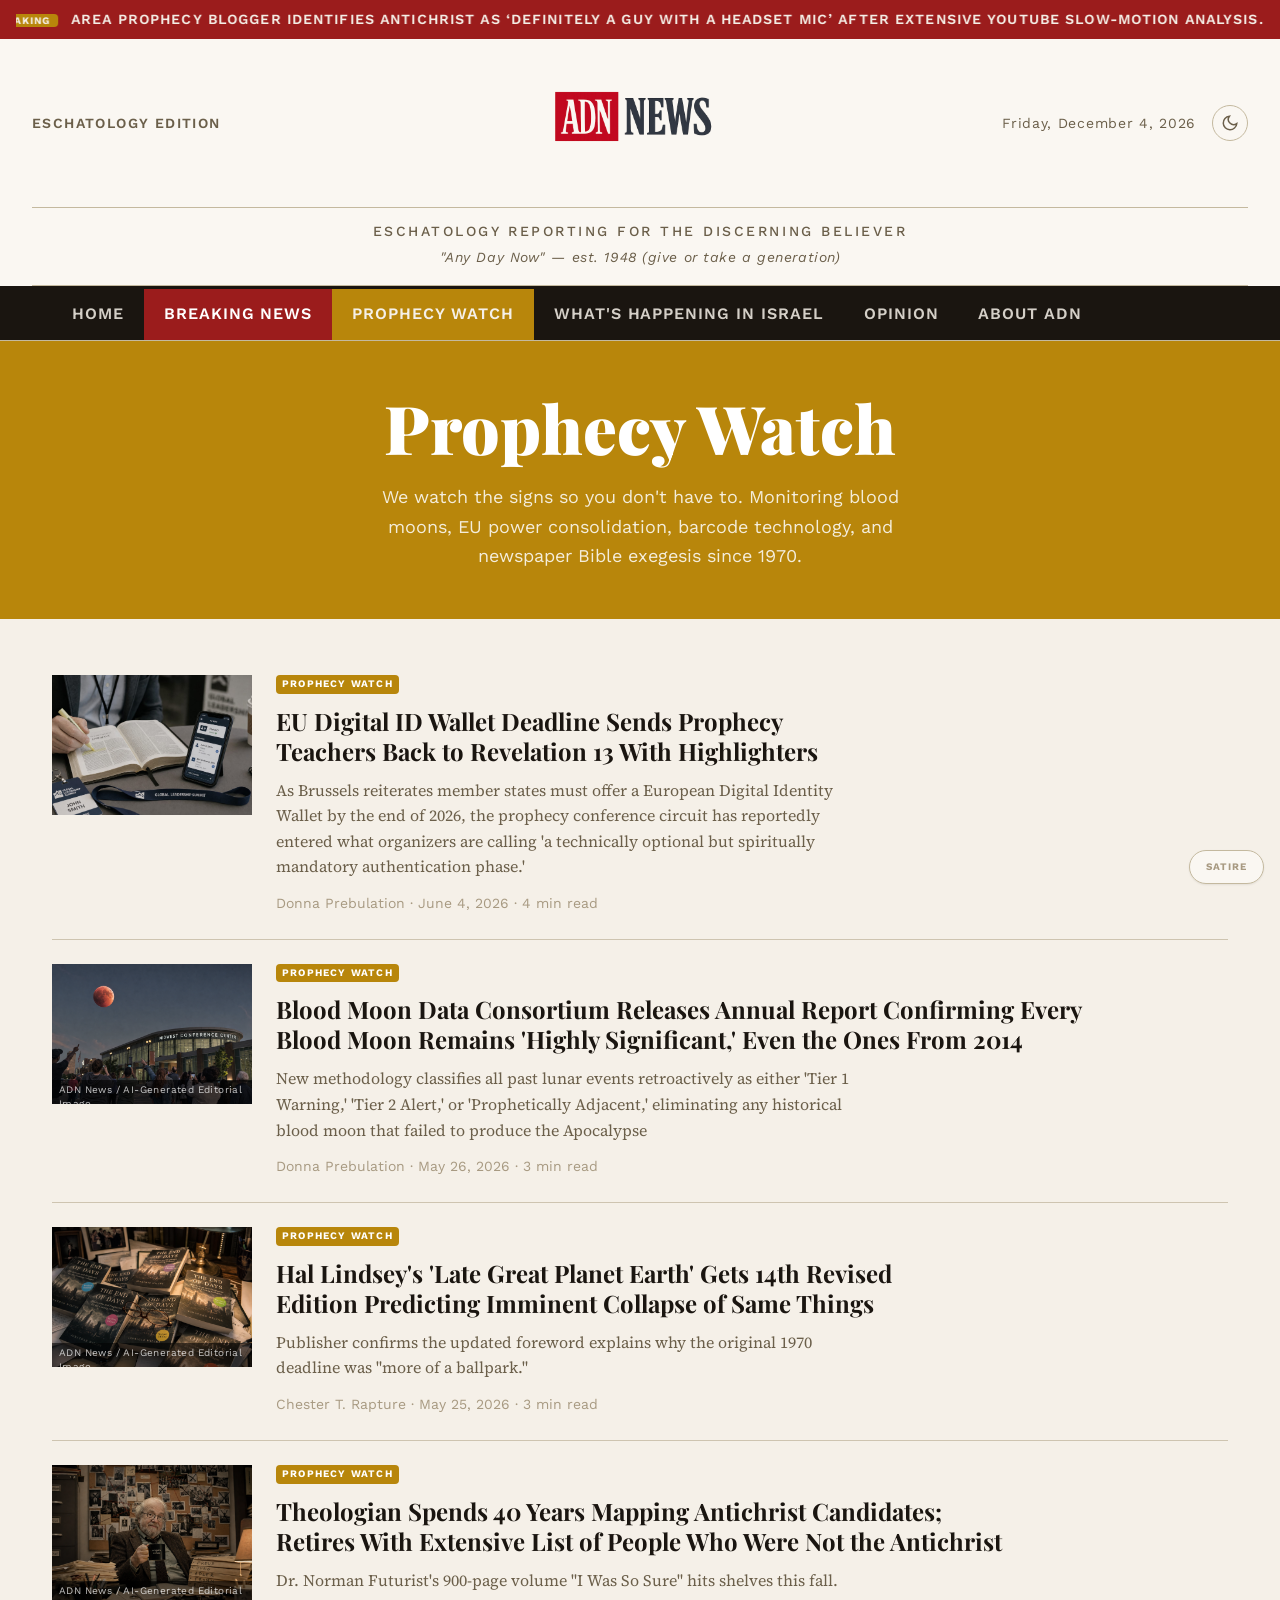
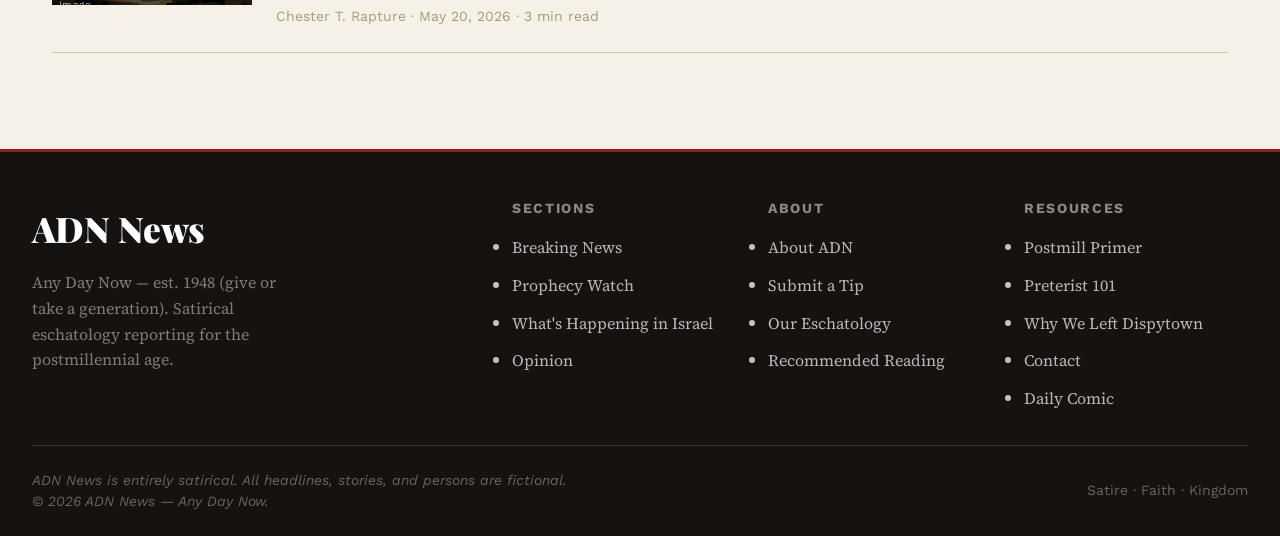
<file: prophecy-watch.html>
<!DOCTYPE html>
<html lang="en">
<head>
  <meta charset="UTF-8" />
  <meta name="viewport" content="width=device-width, initial-scale=1.0" />
  <title>Prophecy Watch — ADN News</title>
  <meta name="description" content="We watch the prophecies so you don't have to. Updated whenever a blood moon, EU development, or vaguely significant event occurs." />
  <link rel="preconnect" href="https://fonts.googleapis.com" />
  <link rel="preconnect" href="https://fonts.gstatic.com" crossorigin />
  <link href="https://fonts.googleapis.com/css2?family=Playfair+Display:ital,wght@0,700;0,800;0,900;1,700;1,800&family=Source+Serif+4:ital,wght@0,300;0,400;0,600;1,300;1,400&family=Work+Sans:wght@400;500;600;700;800&display=swap" rel="stylesheet" />
  <link rel="icon" type="image/x-icon" href="favicon.ico" />
  <link rel="icon" type="image/png" sizes="32x32" href="images/favicon-32.png" />
  <link rel="icon" type="image/png" sizes="192x192" href="images/favicon-192.png" />
  <link rel="stylesheet" href="css/base.css?v=9" />
  <link rel="stylesheet" href="css/style.css?v=10" />
  <style>
    .satire-watermark { position: fixed; bottom: var(--space-4); right: var(--space-4); background: var(--color-surface); border: 1px solid var(--color-border); border-radius: var(--radius-full); padding: var(--space-2) var(--space-4); font-family: var(--font-sans); font-size: 10px; font-weight: 700; letter-spacing: 0.1em; text-transform: uppercase; color: var(--color-text-faint); z-index: 100; pointer-events: none; box-shadow: var(--shadow-sm); }
    .category-hero { background: var(--color-gold); color: #fff; padding: var(--space-12) var(--space-8); text-align: center; }
    .category-hero h1 { font-family: var(--font-display); font-size: var(--text-3xl); font-weight: 900; color: #fff; margin-bottom: var(--space-4); }
    .category-hero p { font-family: var(--font-sans); font-size: var(--text-base); opacity: 0.85; max-width: 52ch; margin: 0 auto; }
    .article-list { display: flex; flex-direction: column; gap: 0; }
    .article-list-item { display: grid; grid-template-columns: 200px 1fr; gap: var(--space-6); padding: var(--space-6) 0; border-bottom: 1px solid var(--color-divider); align-items: start; cursor: pointer; }
    .article-list-item:hover .ali-headline { color: var(--color-gold); }
    .ali-image { height: 140px; overflow: hidden; }
    .ali-image .placeholder-img { min-height: 140px; }
    .ali-content { display: flex; flex-direction: column; gap: var(--space-3); }
    .ali-headline { font-family: var(--font-display); font-size: var(--text-lg); font-weight: 700; line-height: 1.25; transition: color var(--transition-interactive); }
    .ali-deck { font-size: var(--text-sm); color: var(--color-text-muted); line-height: 1.6; }
    .ali-meta { font-family: var(--font-sans); font-size: var(--text-xs); color: var(--color-text-faint); }
    .placeholder-img { width: 100%; height: 100%; display: flex; align-items: center; justify-content: center; min-height: 140px; }
    .img-prophecy { background: linear-gradient(135deg, #5c1a1a 0%, #8b2020 40%, #3a0a0a 100%); }
    .img-breaking { background: linear-gradient(135deg, #2a1a00 0%, #6b4200 40%, #3a2000 100%); }
    @media (max-width: 640px) { .article-list-item { grid-template-columns: 100px 1fr; gap: var(--space-3); } .ali-image { height: 100px; min-width: 100px; } .ali-deck { display: none; } }
    @media (max-width: 380px) { .article-list-item { grid-template-columns: 1fr; } .ali-image { display: none; } }
  </style>
</head>
<body data-page="prophecy">
<div class="satire-watermark">Satire</div>

<div class="top-bar" role="banner" aria-hidden="true">
  <div class="top-bar-ticker"><div class="ticker-items">
    <span><span class="ticker-label">Watch</span> Blood moon sighting triggers emergency prophecy conference in Tulsa</span>
    <span>&#8195;•&#8195;</span>
    <span><span class="ticker-label">Watch</span> Israel does something — prophecy experts agree it means everything</span>
    <span>&#8195;•&#8195;</span>
    <span><span class="ticker-label">Watch</span> Blood moon sighting triggers emergency prophecy conference in Tulsa</span>
    <span>&#8195;•&#8195;</span>
    <span><span class="ticker-label">Watch</span> Israel does something — prophecy experts agree it means everything</span>
  </div></div>
</div>

<header class="site-header" role="banner">
  <div class="masthead-inner">
    <div class="masthead-date-line">
      <span class="edition-label">Eschatology Edition</span>
      <a href="index.html" class="masthead-logo-link" aria-label="ADN News — Home">
        <img src="images/logo.png" alt="ADN News" class="site-logo-img" />
      </a>
      <div class="masthead-header-controls">
        <span class="masthead-live-date"></span>
        <button class="theme-toggle" data-theme-toggle aria-label="Toggle dark mode">
          <svg width="18" height="18" viewBox="0 0 24 24" fill="none" stroke="currentColor" stroke-width="2"><path d="M21 12.79A9 9 0 1 1 11.21 3 7 7 0 0 0 21 12.79z"/></svg>
        </button>
      </div>
    </div>
    <div class="masthead-tagline-row">
      <p class="site-subtitle">Eschatology Reporting for the Discerning Believer</p>
      <p class="site-tagline">"Any Day Now" — est. 1948 (give or take a generation)</p>
    </div>
  </div>
</header>
<nav class="primary-nav" aria-label="Main navigation">
  <div class="primary-nav-inner">
    <a href="index.html" class="nav-link">Home</a>
    <a href="breaking.html" class="nav-link nav-highlight">Breaking News</a>
    <a href="prophecy-watch.html" class="nav-link active" style="background: var(--color-gold);">Prophecy Watch</a>
    <a href="israel.html" class="nav-link">What's Happening in Israel</a>
    <a href="index.html#opinion" class="nav-link">Opinion</a>
    <a href="index.html#about" class="nav-link">About ADN</a>
  </div>
</nav>

<main>
  <div class="category-hero">
    <h1>Prophecy Watch</h1>
    <p>We watch the signs so you don't have to. Monitoring blood moons, EU power consolidation, barcode technology, and newspaper Bible exegesis since 1970.</p>
  </div>

  <div class="page-wrap">
    <div id="category-article-list" class="article-list"><!-- dynamic --></div>
  </div>
</main>

<footer class="site-footer">
  <div class="footer-inner">
    <div class="footer-top">
      <div class="footer-brand"><div class="footer-site-name">ADN News</div><p>Any Day Now — est. 1948 (give or take a generation). Satirical eschatology reporting for the postmillennial age.</p></div>
      <div class="footer-col"><h4>Sections</h4><ul><li><a href="breaking.html">Breaking News</a></li><li><a href="prophecy-watch.html">Prophecy Watch</a></li><li><a href="israel.html">What's Happening in Israel</a></li><li><a href="index.html#opinion">Opinion</a></li></ul></div>
      <div class="footer-col"><h4>About</h4><ul><li><a href="index.html#about">About ADN</a></li><li><a href="index.html#submit">Submit a Tip</a></li><li><a href="our-eschatology.html">Our Eschatology</a></li><li><a href="recommended-reading.html">Recommended Reading</a></li></ul></div>
      <div class="footer-col"><h4>Resources</h4><ul><li><a href="postmill-primer.html">Postmill Primer</a></li><li><a href="preterist-101.html">Preterist 101</a></li><li><a href="why-we-left-dispytown.html">Why We Left Dispytown</a></li><li><a href="contact.html">Contact</a></li><li><a href="comic.html">Daily Comic</a></li></ul></div>
    </div>
    <div class="footer-bottom">
      <p class="footer-disclaimer">ADN News is entirely satirical. All headlines, stories, and persons are fictional. &copy; 2026 ADN News &mdash; Any Day Now.</p>
      <p>Satire &middot; Faith &middot; Kingdom</p>
    </div>
  </div>
</footer>
<script src="js/main.js?v=10"></script>
</body>
</html>
</file>
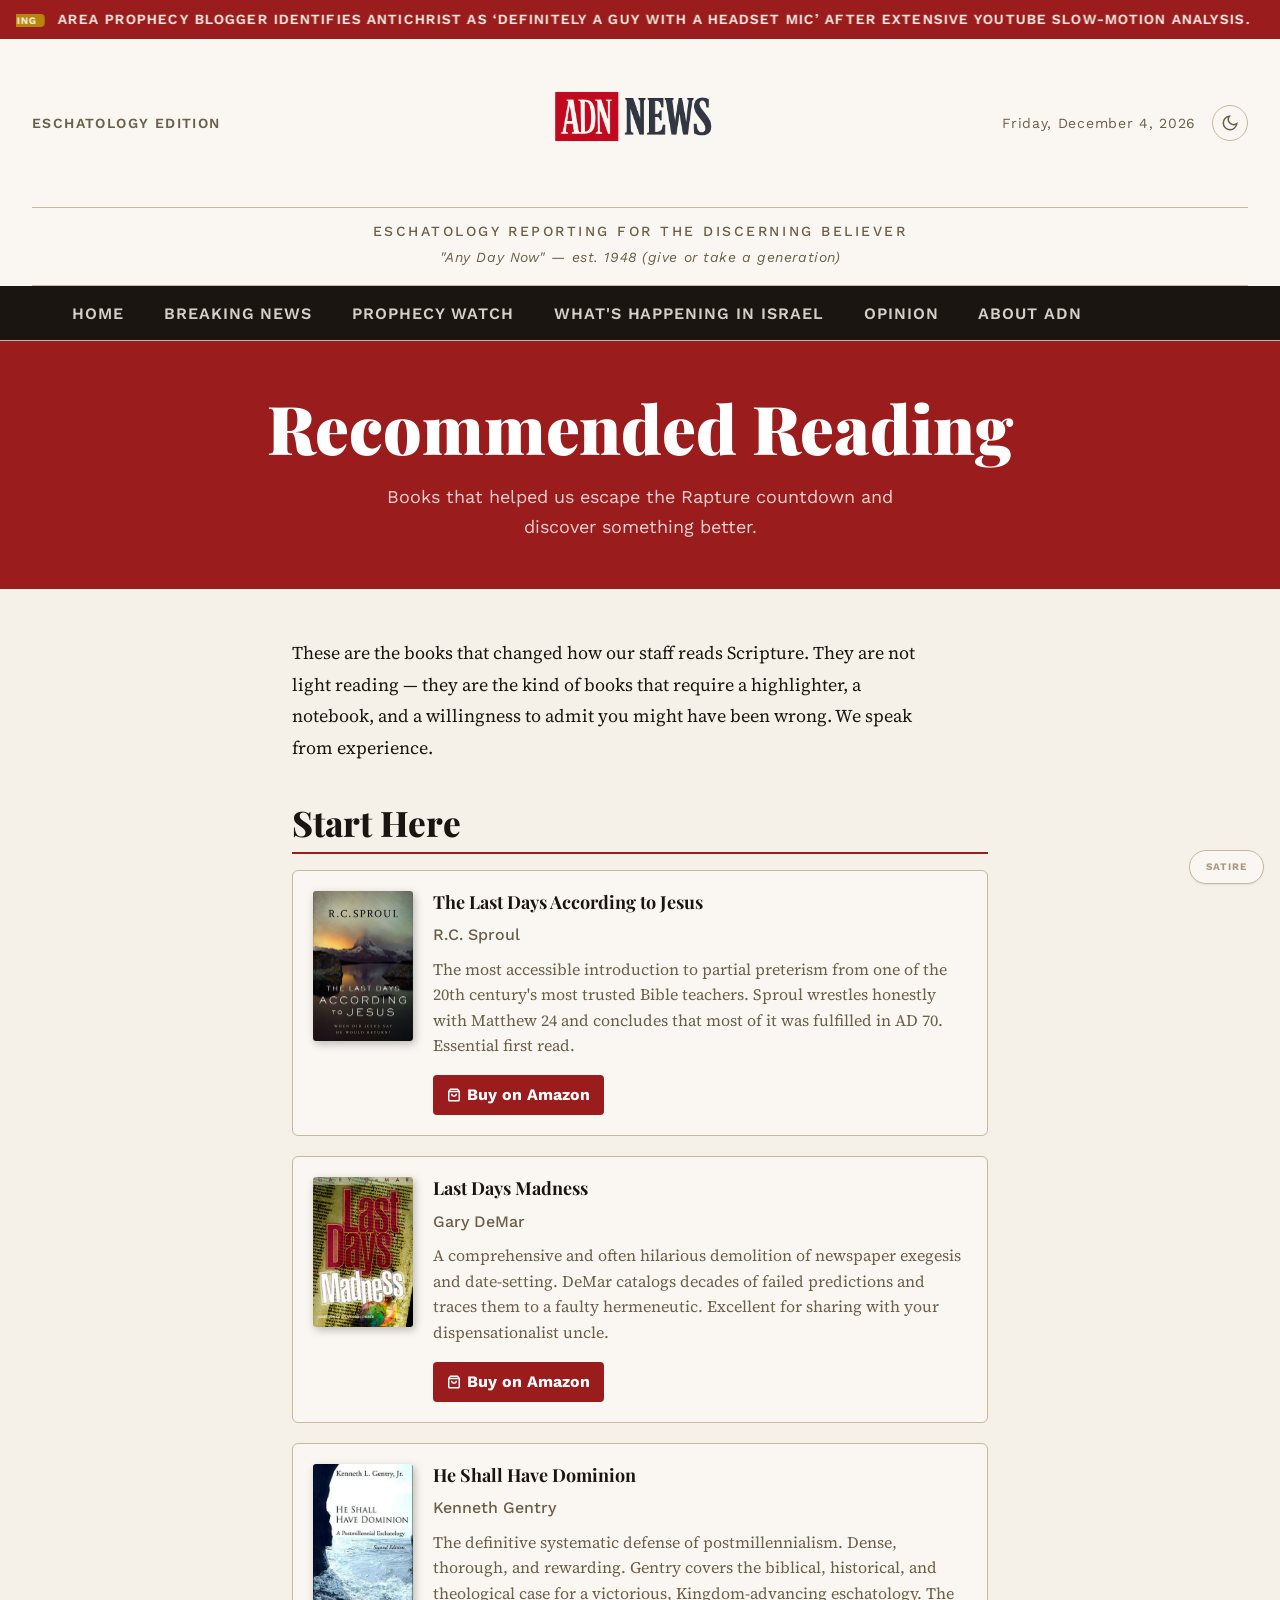
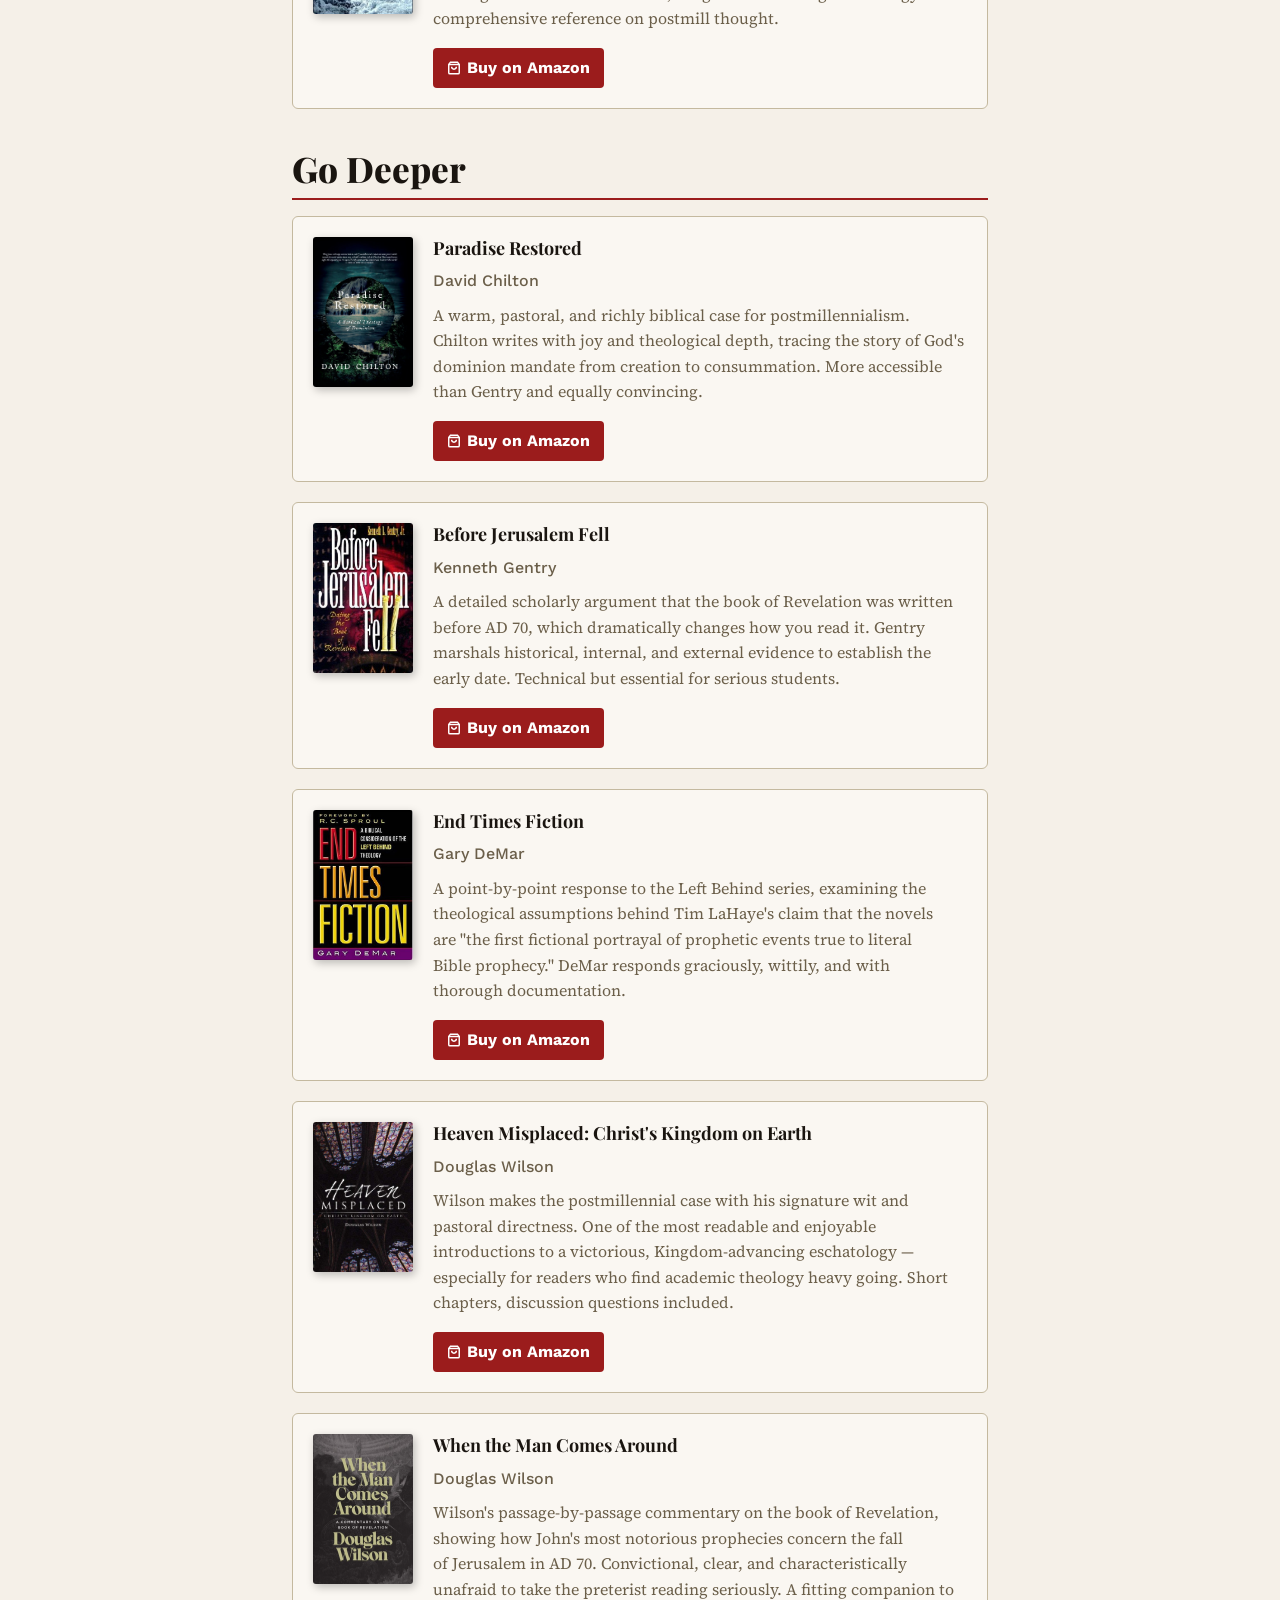
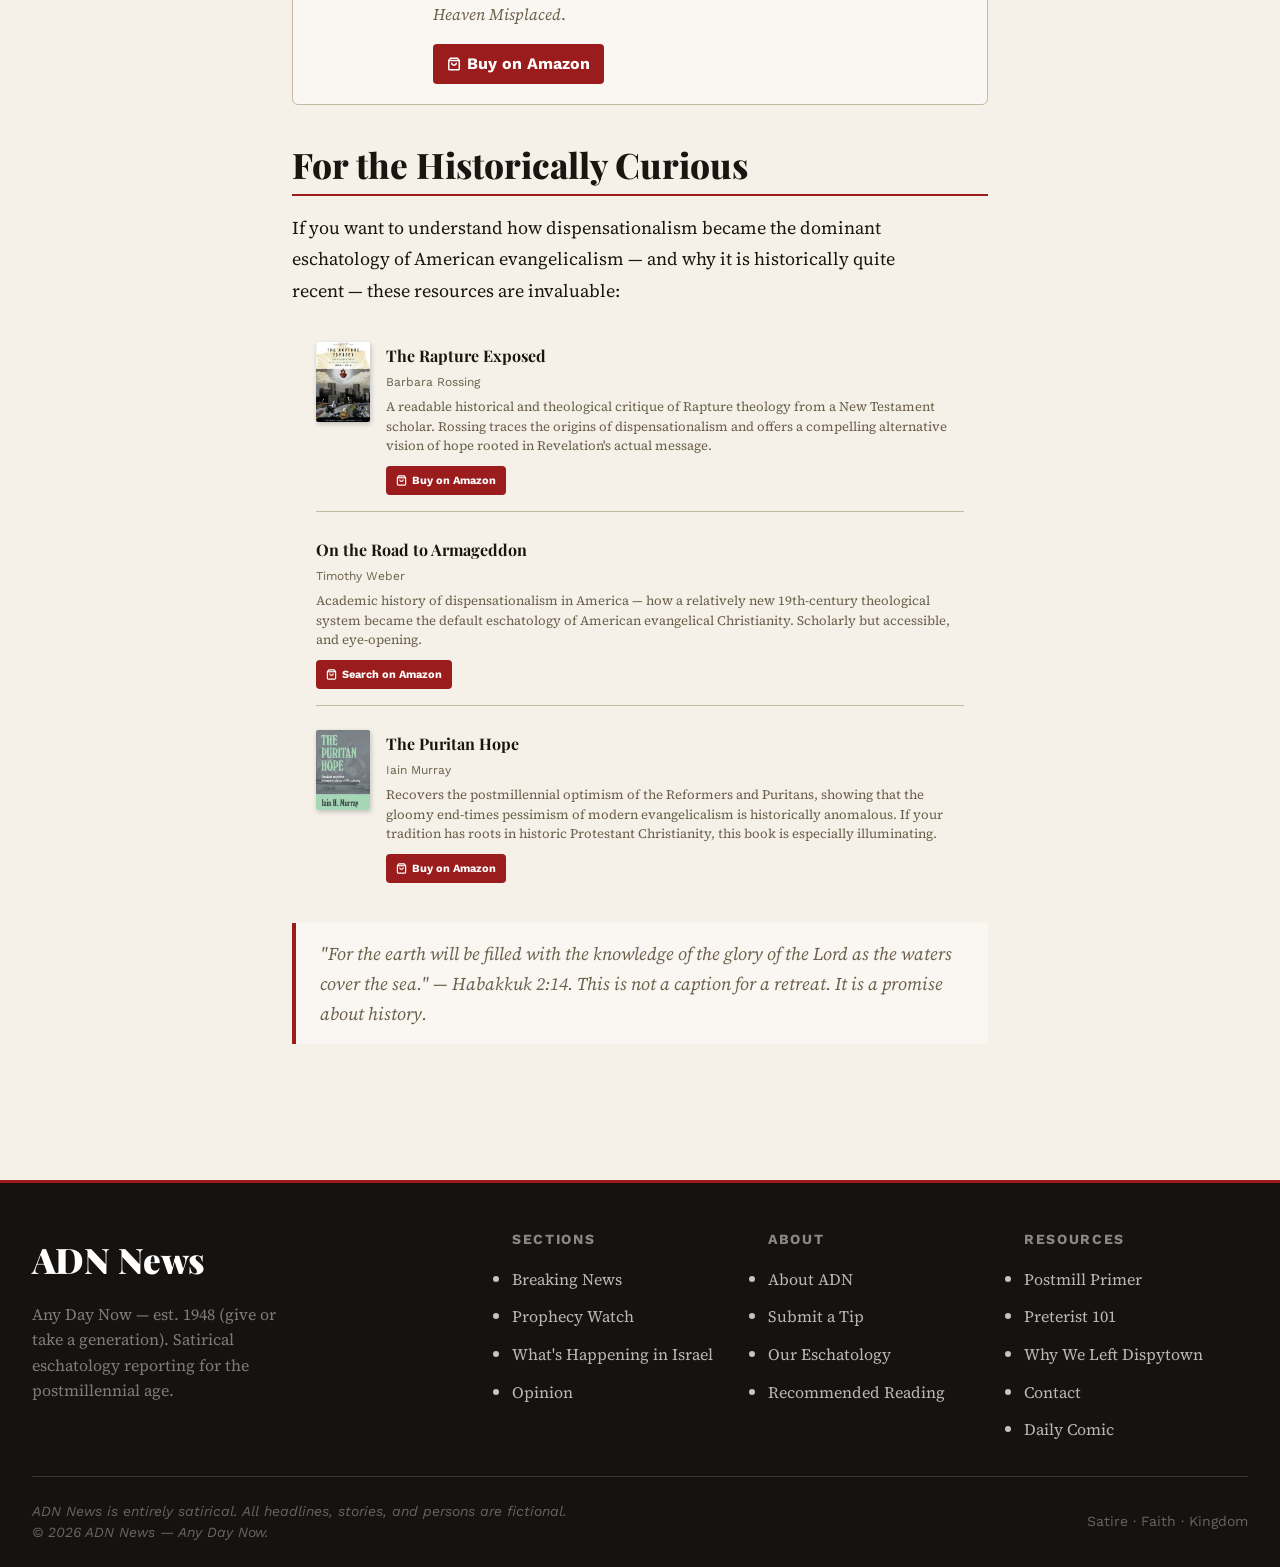
<file: recommended-reading.html>
<!DOCTYPE html>
<html lang="en">
<head>
  <meta charset="UTF-8" />
  <meta name="viewport" content="width=device-width, initial-scale=1.0" />
  <title>Recommended Reading — ADN News</title>
  <meta name="description" content="Books to help you recover from dispensationalism and discover the hopeful world of postmillennial eschatology." />
  <link rel="preconnect" href="https://fonts.googleapis.com" />
  <link rel="preconnect" href="https://fonts.gstatic.com" crossorigin />
  <link href="https://fonts.googleapis.com/css2?family=Playfair+Display:ital,wght@0,700;0,800;0,900;1,700;1,800&family=Source+Serif+4:ital,wght@0,300;0,400;0,600;1,300;1,400&family=Work+Sans:wght@400;500;600;700;800&display=swap" rel="stylesheet" />
  <link rel="icon" type="image/x-icon" href="favicon.ico" />
  <link rel="icon" type="image/png" sizes="32x32" href="images/favicon-32.png" />
  <link rel="icon" type="image/png" sizes="192x192" href="images/favicon-192.png" />
  <link rel="stylesheet" href="css/base.css?v=9" />
  <link rel="stylesheet" href="css/style.css?v=10" />
  <style>
    .satire-watermark { position: fixed; bottom: var(--space-4); right: var(--space-4); background: var(--color-surface); border: 1px solid var(--color-border); border-radius: var(--radius-full); padding: var(--space-2) var(--space-4); font-family: var(--font-sans); font-size: 10px; font-weight: 700; letter-spacing: 0.1em; text-transform: uppercase; color: var(--color-text-faint); z-index: 100; pointer-events: none; box-shadow: var(--shadow-sm); }
    .page-hero { background: var(--color-primary); color: #fff; padding: var(--space-12) var(--space-8); text-align: center; }
    .page-hero h1 { font-family: var(--font-display); font-size: var(--text-3xl); font-weight: 900; color: #fff; margin-bottom: var(--space-4); }
    .page-hero p { font-family: var(--font-sans); font-size: var(--text-base); opacity: 0.8; max-width: 52ch; margin: 0 auto; }
    .static-content { max-width: 760px; margin: 0 auto; padding: var(--space-12) var(--space-8); }
    .static-content h2 { font-family: var(--font-display); font-size: var(--text-xl); font-weight: 800; margin: var(--space-10) 0 var(--space-4); color: var(--color-text); border-bottom: 2px solid var(--color-primary); padding-bottom: var(--space-2); }
    .static-content h3 { font-family: var(--font-display); font-size: var(--text-lg); font-weight: 700; margin: var(--space-6) 0 var(--space-3); color: var(--color-text); }
    .static-content p { font-family: var(--font-body); font-size: var(--text-base); line-height: 1.75; color: var(--color-text); margin-bottom: var(--space-5); }
    .static-content ul, .static-content ol { padding-left: var(--space-6); margin-bottom: var(--space-5); }
    .static-content li { font-family: var(--font-body); font-size: var(--text-base); line-height: 1.75; color: var(--color-text); margin-bottom: var(--space-2); }
    .static-content blockquote { border-left: 4px solid var(--color-primary); padding: var(--space-4) var(--space-6); margin: var(--space-6) 0; background: var(--color-surface); font-style: italic; color: var(--color-text-muted); }
    .static-content a { color: var(--color-primary); text-decoration: underline; }

    /* Book Card */
    .book-card {
      display: grid;
      grid-template-columns: 100px 1fr;
      gap: var(--space-5);
      padding: var(--space-5);
      border: 1px solid var(--color-border);
      border-radius: var(--radius-md);
      margin-bottom: var(--space-5);
      background: var(--color-surface);
      align-items: start;
    }
    .book-cover-wrap {
      position: relative;
      width: 100px;
      flex-shrink: 0;
    }
    .book-cover-wrap img {
      width: 100px;
      height: 150px;
      object-fit: cover;
      border-radius: 3px;
      display: block;
      box-shadow: 2px 3px 8px rgba(0,0,0,0.25);
    }
    .book-info { display: flex; flex-direction: column; gap: var(--space-2); }
    .book-info h3 { font-family: var(--font-display); font-size: var(--text-base); font-weight: 700; margin: 0; line-height: 1.3; }
    .book-info .book-author { font-family: var(--font-sans); font-size: var(--text-sm); color: var(--color-text-muted); margin: 0; font-weight: 500; }
    .book-info .book-blurb { font-size: var(--text-sm); color: var(--color-text-muted); margin: 0; line-height: 1.6; }
    .amazon-btn {
      display: inline-flex;
      align-items: center;
      gap: 6px;
      background: var(--color-primary);
      color: #fff !important;
      padding: 7px 14px;
      font-family: var(--font-sans);
      font-weight: 700;
      border-radius: var(--radius-sm);
      text-decoration: none !important;
      font-size: var(--text-sm);
      margin-top: var(--space-2);
      transition: background 0.15s;
      width: fit-content;
    }
    .amazon-btn:hover { background: #7a1515 !important; }
    .amazon-btn svg { flex-shrink: 0; }

    /* Historically Curious section — list with Amazon links */
    .curious-list { list-style: none; padding: 0; margin-bottom: var(--space-5); }
    .curious-list li {
      display: flex;
      align-items: flex-start;
      gap: var(--space-4);
      padding: var(--space-4) 0;
      border-bottom: 1px solid var(--color-border);
    }
    .curious-list li:last-child { border-bottom: none; }
    .curious-cover {
      width: 54px;
      height: 80px;
      object-fit: cover;
      border-radius: 2px;
      flex-shrink: 0;
      box-shadow: 1px 2px 5px rgba(0,0,0,0.2);
    }
    .curious-info { flex: 1; }
    .curious-info strong { font-family: var(--font-display); font-size: var(--text-sm); font-weight: 700; display: block; margin-bottom: 2px; }
    .curious-info .curious-author { font-family: var(--font-sans); font-size: 12px; color: var(--color-text-muted); margin-bottom: var(--space-1); }
    .curious-info .curious-blurb { font-size: 13px; color: var(--color-text-muted); line-height: 1.5; margin-bottom: var(--space-2); }
    .amazon-btn-sm {
      display: inline-flex;
      align-items: center;
      gap: 5px;
      background: var(--color-primary);
      color: #fff !important;
      padding: 5px 10px;
      font-family: var(--font-sans);
      font-weight: 700;
      border-radius: var(--radius-sm);
      text-decoration: none !important;
      font-size: 11px;
      transition: background 0.15s;
    }
    .amazon-btn-sm:hover { background: #7a1515 !important; }

    @media (max-width: 500px) {
      .book-card { grid-template-columns: 80px 1fr; gap: var(--space-3); }
      .book-cover-wrap img { width: 80px; height: 120px; }
      .book-cover-wrap { width: 80px; }
    }
  </style>
</head>
<body data-page="recommended-reading">
<div class="satire-watermark">Satire</div>

<div class="top-bar" role="banner" aria-hidden="true">
  <div class="top-bar-ticker"><div class="ticker-items">
    <span><span class="ticker-label">Breaking</span> Local man updates Rapture countdown clock for 47th consecutive year</span>
    <span>&#8195;&bull;&#8195;</span>
    <span><span class="ticker-label">Update</span> Kingdom of God still growing, sources confirm</span>
    <span>&#8195;&bull;&#8195;</span>
    <span><span class="ticker-label">Breaking</span> Prophecy conference postponed pending updated generation length estimates</span>
    <span>&#8195;&bull;&#8195;</span>
    <span><span class="ticker-label">Developing</span> Third Temple gift shop opens; tableware arrives ahead of tabernacle</span>
  </div></div>
</div>

<header class="site-header" role="banner">
  <div class="masthead-inner">
    <div class="masthead-date-line">
      <span class="edition-label">Eschatology Edition</span>
      <a href="index.html" class="masthead-logo-link" aria-label="ADN News — Home">
        <img src="images/logo.png" alt="ADN News" class="site-logo-img" />
      </a>
      <div class="masthead-header-controls">
        <span class="masthead-live-date"></span>
        <button class="theme-toggle" data-theme-toggle aria-label="Toggle dark mode">
          <svg width="18" height="18" viewBox="0 0 24 24" fill="none" stroke="currentColor" stroke-width="2"><path d="M21 12.79A9 9 0 1 1 11.21 3 7 7 0 0 0 21 12.79z"/></svg>
        </button>
      </div>
    </div>
    <div class="masthead-tagline-row">
      <p class="site-subtitle">Eschatology Reporting for the Discerning Believer</p>
      <p class="site-tagline">"Any Day Now" — est. 1948 (give or take a generation)</p>
    </div>
  </div>
</header>
<nav class="primary-nav" aria-label="Main navigation">
  <div class="primary-nav-inner">
    <a href="index.html" class="nav-link">Home</a>
    <a href="breaking.html" class="nav-link">Breaking News</a>
    <a href="prophecy-watch.html" class="nav-link">Prophecy Watch</a>
    <a href="israel.html" class="nav-link">What's Happening in Israel</a>
    <a href="index.html#opinion" class="nav-link">Opinion</a>
    <a href="index.html#about" class="nav-link">About ADN</a>
  </div>
</nav>
<main>
  <div class="page-hero">
    <h1>Recommended Reading</h1>
    <p>Books that helped us escape the Rapture countdown and discover something better.</p>
  </div>
  <div class="static-content">
    <p>These are the books that changed how our staff reads Scripture. They are not light reading — they are the kind of books that require a highlighter, a notebook, and a willingness to admit you might have been wrong. We speak from experience.</p>

    <h2>Start Here</h2>

    <!-- 1. Sproul -->
    <div class="book-card">
      <div class="book-cover-wrap">
        <img src="images/book_cover_sproul.jpg" alt="The Last Days According to Jesus book cover" />
      </div>
      <div class="book-info">
        <h3>The Last Days According to Jesus</h3>
        <div class="book-author">R.C. Sproul</div>
        <p class="book-blurb">The most accessible introduction to partial preterism from one of the 20th century's most trusted Bible teachers. Sproul wrestles honestly with Matthew 24 and concludes that most of it was fulfilled in AD 70. Essential first read.</p>
        <a class="amazon-btn" href="https://www.amazon.com/dp/0801092191" target="_blank" rel="noopener">
          <svg width="14" height="14" viewBox="0 0 24 24" fill="none" stroke="currentColor" stroke-width="2.5"><path d="M6 2L3 6v14a2 2 0 002 2h14a2 2 0 002-2V6l-3-4z"/><line x1="3" y1="6" x2="21" y2="6"/><path d="M16 10a4 4 0 01-8 0"/></svg>
          Buy on Amazon
        </a>
      </div>
    </div>

    <!-- 2. DeMar LDM -->
    <div class="book-card">
      <div class="book-cover-wrap">
        <img src="images/book_cover_demar_ldm.jpg" alt="Last Days Madness book cover" />
      </div>
      <div class="book-info">
        <h3>Last Days Madness</h3>
        <div class="book-author">Gary DeMar</div>
        <p class="book-blurb">A comprehensive and often hilarious demolition of newspaper exegesis and date-setting. DeMar catalogs decades of failed predictions and traces them to a faulty hermeneutic. Excellent for sharing with your dispensationalist uncle.</p>
        <a class="amazon-btn" href="https://www.amazon.com/dp/0915815354" target="_blank" rel="noopener">
          <svg width="14" height="14" viewBox="0 0 24 24" fill="none" stroke="currentColor" stroke-width="2.5"><path d="M6 2L3 6v14a2 2 0 002 2h14a2 2 0 002-2V6l-3-4z"/><line x1="3" y1="6" x2="21" y2="6"/><path d="M16 10a4 4 0 01-8 0"/></svg>
          Buy on Amazon
        </a>
      </div>
    </div>

    <!-- 3. Gentry HSHD -->
    <div class="book-card">
      <div class="book-cover-wrap">
        <img src="images/book_cover_gentry_hshd.jpg" alt="He Shall Have Dominion book cover" />
      </div>
      <div class="book-info">
        <h3>He Shall Have Dominion</h3>
        <div class="book-author">Kenneth Gentry</div>
        <p class="book-blurb">The definitive systematic defense of postmillennialism. Dense, thorough, and rewarding. Gentry covers the biblical, historical, and theological case for a victorious, Kingdom-advancing eschatology. The comprehensive reference on postmill thought.</p>
        <a class="amazon-btn" href="https://www.amazon.com/dp/0978937643" target="_blank" rel="noopener">
          <svg width="14" height="14" viewBox="0 0 24 24" fill="none" stroke="currentColor" stroke-width="2.5"><path d="M6 2L3 6v14a2 2 0 002 2h14a2 2 0 002-2V6l-3-4z"/><line x1="3" y1="6" x2="21" y2="6"/><path d="M16 10a4 4 0 01-8 0"/></svg>
          Buy on Amazon
        </a>
      </div>
    </div>

    <h2>Go Deeper</h2>

    <!-- 4. Chilton -->
    <div class="book-card">
      <div class="book-cover-wrap">
        <img src="images/book_cover_chilton.jpg" alt="Paradise Restored book cover" />
      </div>
      <div class="book-info">
        <h3>Paradise Restored</h3>
        <div class="book-author">David Chilton</div>
        <p class="book-blurb">A warm, pastoral, and richly biblical case for postmillennialism. Chilton writes with joy and theological depth, tracing the story of God's dominion mandate from creation to consummation. More accessible than Gentry and equally convincing.</p>
        <a class="amazon-btn" href="https://www.amazon.com/dp/0915815087" target="_blank" rel="noopener">
          <svg width="14" height="14" viewBox="0 0 24 24" fill="none" stroke="currentColor" stroke-width="2.5"><path d="M6 2L3 6v14a2 2 0 002 2h14a2 2 0 002-2V6l-3-4z"/><line x1="3" y1="6" x2="21" y2="6"/><path d="M16 10a4 4 0 01-8 0"/></svg>
          Buy on Amazon
        </a>
      </div>
    </div>

    <!-- 5. Gentry BJF -->
    <div class="book-card">
      <div class="book-cover-wrap">
        <img src="images/book_cover_gentry_bjf.jpg" alt="Before Jerusalem Fell book cover" />
      </div>
      <div class="book-info">
        <h3>Before Jerusalem Fell</h3>
        <div class="book-author">Kenneth Gentry</div>
        <p class="book-blurb">A detailed scholarly argument that the book of Revelation was written before AD 70, which dramatically changes how you read it. Gentry marshals historical, internal, and external evidence to establish the early date. Technical but essential for serious students.</p>
        <a class="amazon-btn" href="https://www.amazon.com/dp/0978937651" target="_blank" rel="noopener">
          <svg width="14" height="14" viewBox="0 0 24 24" fill="none" stroke="currentColor" stroke-width="2.5"><path d="M6 2L3 6v14a2 2 0 002 2h14a2 2 0 002-2V6l-3-4z"/><line x1="3" y1="6" x2="21" y2="6"/><path d="M16 10a4 4 0 01-8 0"/></svg>
          Buy on Amazon
        </a>
      </div>
    </div>

    <!-- 6. DeMar ETF -->
    <div class="book-card">
      <div class="book-cover-wrap">
        <img src="images/book_cover_demar_etf.jpg" alt="End Times Fiction book cover" />
      </div>
      <div class="book-info">
        <h3>End Times Fiction</h3>
        <div class="book-author">Gary DeMar</div>
        <p class="book-blurb">A point-by-point response to the Left Behind series, examining the theological assumptions behind Tim LaHaye's claim that the novels are "the first fictional portrayal of prophetic events true to literal Bible prophecy." DeMar responds graciously, wittily, and with thorough documentation.</p>
        <a class="amazon-btn" href="https://www.amazon.com/dp/0785264353" target="_blank" rel="noopener">
          <svg width="14" height="14" viewBox="0 0 24 24" fill="none" stroke="currentColor" stroke-width="2.5"><path d="M6 2L3 6v14a2 2 0 002 2h14a2 2 0 002-2V6l-3-4z"/><line x1="3" y1="6" x2="21" y2="6"/><path d="M16 10a4 4 0 01-8 0"/></svg>
          Buy on Amazon
        </a>
      </div>
    </div>

    <!-- 7. Wilson HM -->
    <div class="book-card">
      <div class="book-cover-wrap">
        <img src="images/book_cover_wilson_hm.jpg" alt="Heaven Misplaced book cover" />
      </div>
      <div class="book-info">
        <h3>Heaven Misplaced: Christ's Kingdom on Earth</h3>
        <div class="book-author">Douglas Wilson</div>
        <p class="book-blurb">Wilson makes the postmillennial case with his signature wit and pastoral directness. One of the most readable and enjoyable introductions to a victorious, Kingdom-advancing eschatology — especially for readers who find academic theology heavy going. Short chapters, discussion questions included.</p>
        <a class="amazon-btn" href="https://www.amazon.com/dp/1591280834" target="_blank" rel="noopener">
          <svg width="14" height="14" viewBox="0 0 24 24" fill="none" stroke="currentColor" stroke-width="2.5"><path d="M6 2L3 6v14a2 2 0 002 2h14a2 2 0 002-2V6l-3-4z"/><line x1="3" y1="6" x2="21" y2="6"/><path d="M16 10a4 4 0 01-8 0"/></svg>
          Buy on Amazon
        </a>
      </div>
    </div>

    <!-- 8. Wilson WTMCA -->
    <div class="book-card">
      <div class="book-cover-wrap">
        <img src="images/book_cover_wilson_wtmca.jpg" alt="When the Man Comes Around book cover" />
      </div>
      <div class="book-info">
        <h3>When the Man Comes Around</h3>
        <div class="book-author">Douglas Wilson</div>
        <p class="book-blurb">Wilson's passage-by-passage commentary on the book of Revelation, showing how John's most notorious prophecies concern the fall of Jerusalem in AD 70. Convictional, clear, and characteristically unafraid to take the preterist reading seriously. A fitting companion to <em>Heaven Misplaced</em>.</p>
        <a class="amazon-btn" href="https://www.amazon.com/dp/1947644920" target="_blank" rel="noopener">
          <svg width="14" height="14" viewBox="0 0 24 24" fill="none" stroke="currentColor" stroke-width="2.5"><path d="M6 2L3 6v14a2 2 0 002 2h14a2 2 0 002-2V6l-3-4z"/><line x1="3" y1="6" x2="21" y2="6"/><path d="M16 10a4 4 0 01-8 0"/></svg>
          Buy on Amazon
        </a>
      </div>
    </div>

    <h2>For the Historically Curious</h2>
    <p>If you want to understand how dispensationalism became the dominant eschatology of American evangelicalism — and why it is historically quite recent — these resources are invaluable:</p>

    <ul class="curious-list">
      <li>
        <img class="curious-cover" src="images/book_cover_rossing.jpg" alt="The Rapture Exposed book cover" />
        <div class="curious-info">
          <strong>The Rapture Exposed</strong>
          <div class="curious-author">Barbara Rossing</div>
          <div class="curious-blurb">A readable historical and theological critique of Rapture theology from a New Testament scholar. Rossing traces the origins of dispensationalism and offers a compelling alternative vision of hope rooted in Revelation's actual message.</div>
          <a class="amazon-btn-sm" href="https://www.amazon.com/dp/0813343143" target="_blank" rel="noopener">
            <svg width="11" height="11" viewBox="0 0 24 24" fill="none" stroke="currentColor" stroke-width="2.5"><path d="M6 2L3 6v14a2 2 0 002 2h14a2 2 0 002-2V6l-3-4z"/><line x1="3" y1="6" x2="21" y2="6"/><path d="M16 10a4 4 0 01-8 0"/></svg>
            Buy on Amazon
          </a>
        </div>
      </li>
      <li>
        <div class="curious-info" style="padding-left: 0;">
          <strong>On the Road to Armageddon</strong>
          <div class="curious-author">Timothy Weber</div>
          <div class="curious-blurb">Academic history of dispensationalism in America — how a relatively new 19th-century theological system became the default eschatology of American evangelical Christianity. Scholarly but accessible, and eye-opening.</div>
          <a class="amazon-btn-sm" href="https://www.amazon.com/s?k=On+the+Road+to+Armageddon+Timothy+Weber" target="_blank" rel="noopener">
            <svg width="11" height="11" viewBox="0 0 24 24" fill="none" stroke="currentColor" stroke-width="2.5"><path d="M6 2L3 6v14a2 2 0 002 2h14a2 2 0 002-2V6l-3-4z"/><line x1="3" y1="6" x2="21" y2="6"/><path d="M16 10a4 4 0 01-8 0"/></svg>
            Search on Amazon
          </a>
        </div>
      </li>
      <li>
        <img class="curious-cover" src="images/book_cover_murray.jpg" alt="The Puritan Hope book cover" />
        <div class="curious-info">
          <strong>The Puritan Hope</strong>
          <div class="curious-author">Iain Murray</div>
          <div class="curious-blurb">Recovers the postmillennial optimism of the Reformers and Puritans, showing that the gloomy end-times pessimism of modern evangelicalism is historically anomalous. If your tradition has roots in historic Protestant Christianity, this book is especially illuminating.</div>
          <a class="amazon-btn-sm" href="https://www.amazon.com/dp/1848714786" target="_blank" rel="noopener">
            <svg width="11" height="11" viewBox="0 0 24 24" fill="none" stroke="currentColor" stroke-width="2.5"><path d="M6 2L3 6v14a2 2 0 002 2h14a2 2 0 002-2V6l-3-4z"/><line x1="3" y1="6" x2="21" y2="6"/><path d="M16 10a4 4 0 01-8 0"/></svg>
            Buy on Amazon
          </a>
        </div>
      </li>
    </ul>

    <blockquote>"For the earth will be filled with the knowledge of the glory of the Lord as the waters cover the sea." — Habakkuk 2:14. This is not a caption for a retreat. It is a promise about history.</blockquote>
  </div>
</main>
<footer class="site-footer">
  <div class="footer-inner">
    <div class="footer-top">
      <div class="footer-brand"><div class="footer-site-name">ADN News</div><p>Any Day Now — est. 1948 (give or take a generation). Satirical eschatology reporting for the postmillennial age.</p></div>
      <div class="footer-col"><h4>Sections</h4><ul><li><a href="breaking.html">Breaking News</a></li><li><a href="prophecy-watch.html">Prophecy Watch</a></li><li><a href="israel.html">What's Happening in Israel</a></li><li><a href="index.html#opinion">Opinion</a></li></ul></div>
      <div class="footer-col"><h4>About</h4><ul><li><a href="index.html#about">About ADN</a></li><li><a href="index.html#submit">Submit a Tip</a></li><li><a href="our-eschatology.html">Our Eschatology</a></li><li><a href="recommended-reading.html">Recommended Reading</a></li></ul></div>
      <div class="footer-col"><h4>Resources</h4><ul><li><a href="postmill-primer.html">Postmill Primer</a></li><li><a href="preterist-101.html">Preterist 101</a></li><li><a href="why-we-left-dispytown.html">Why We Left Dispytown</a></li><li><a href="contact.html">Contact</a></li><li><a href="comic.html">Daily Comic</a></li></ul></div>
    </div>
    <div class="footer-bottom">
      <p class="footer-disclaimer">ADN News is entirely satirical. All headlines, stories, and persons are fictional. &copy; 2026 ADN News — Any Day Now.</p>
      <p>Satire &middot; Faith &middot; Kingdom</p>
    </div>
  </div>
</footer>
<script src="js/main.js?v=10"></script>
</body>
</html>
</file>
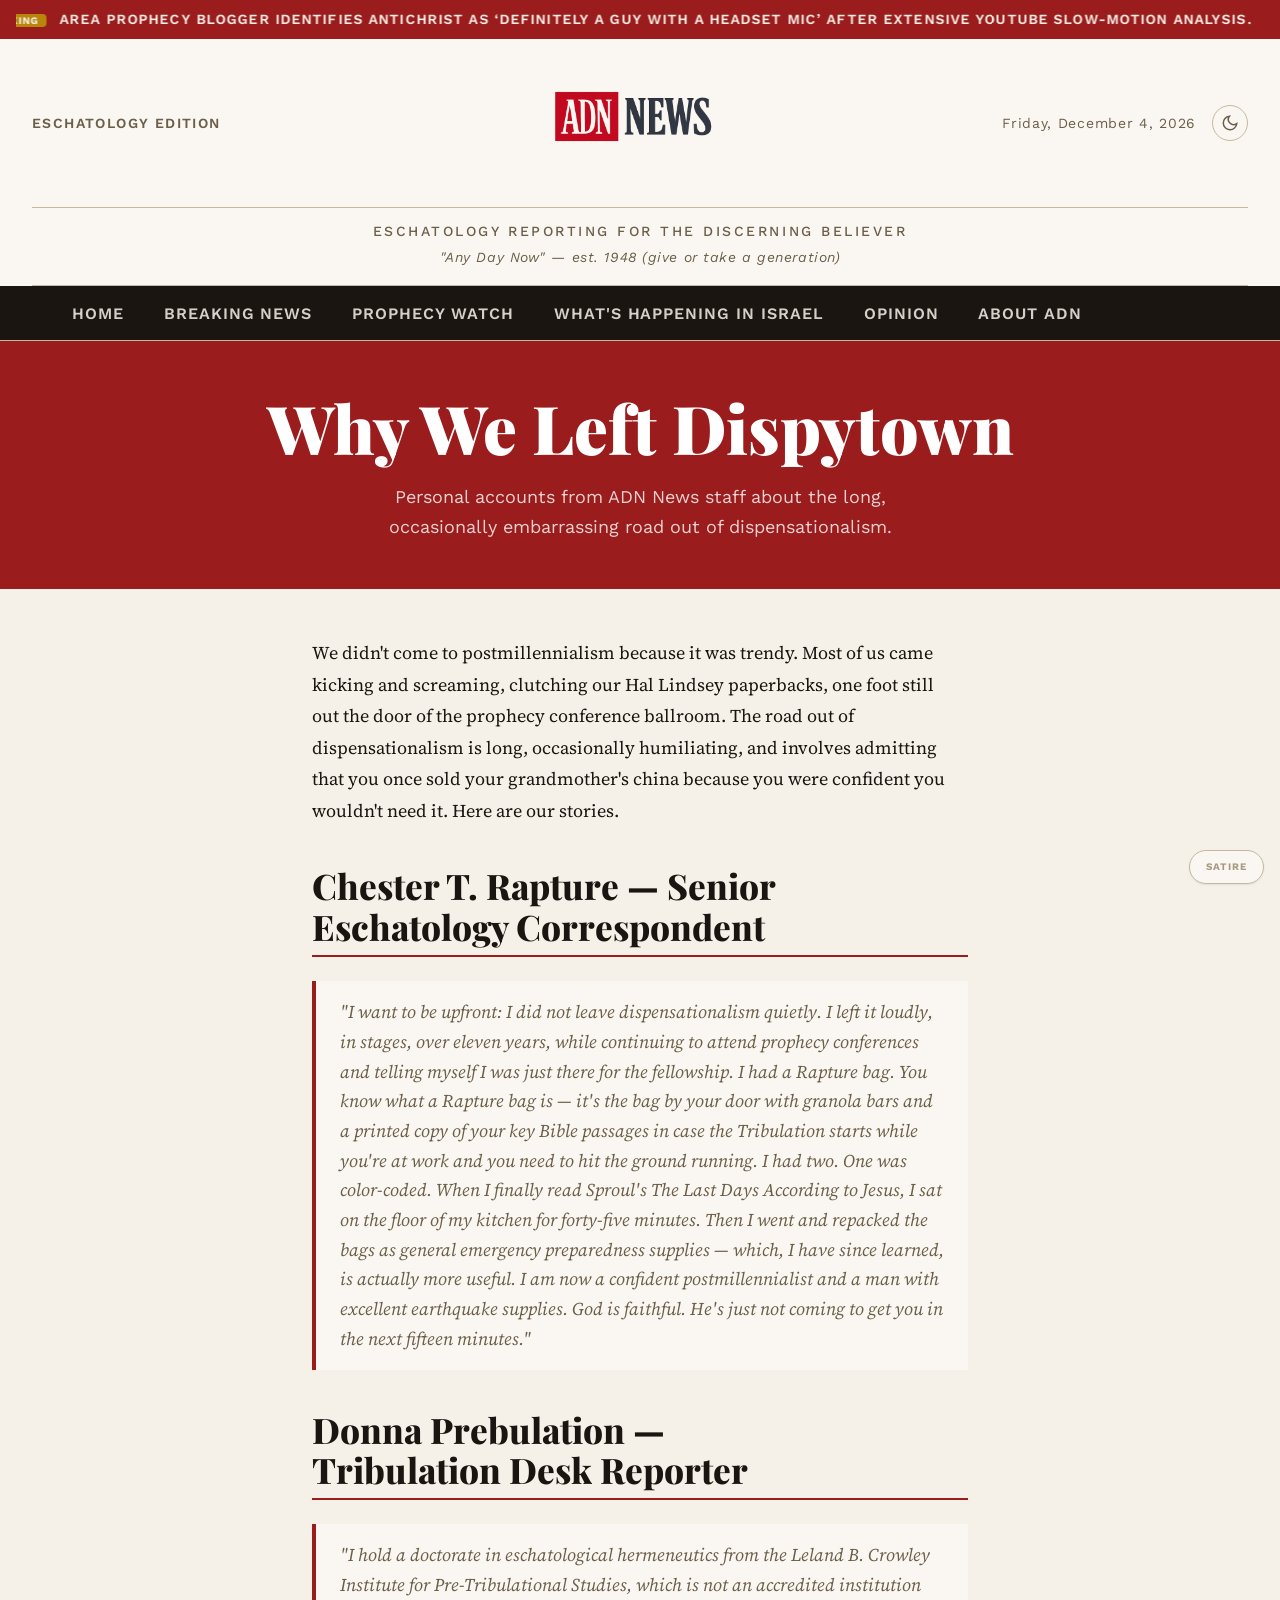
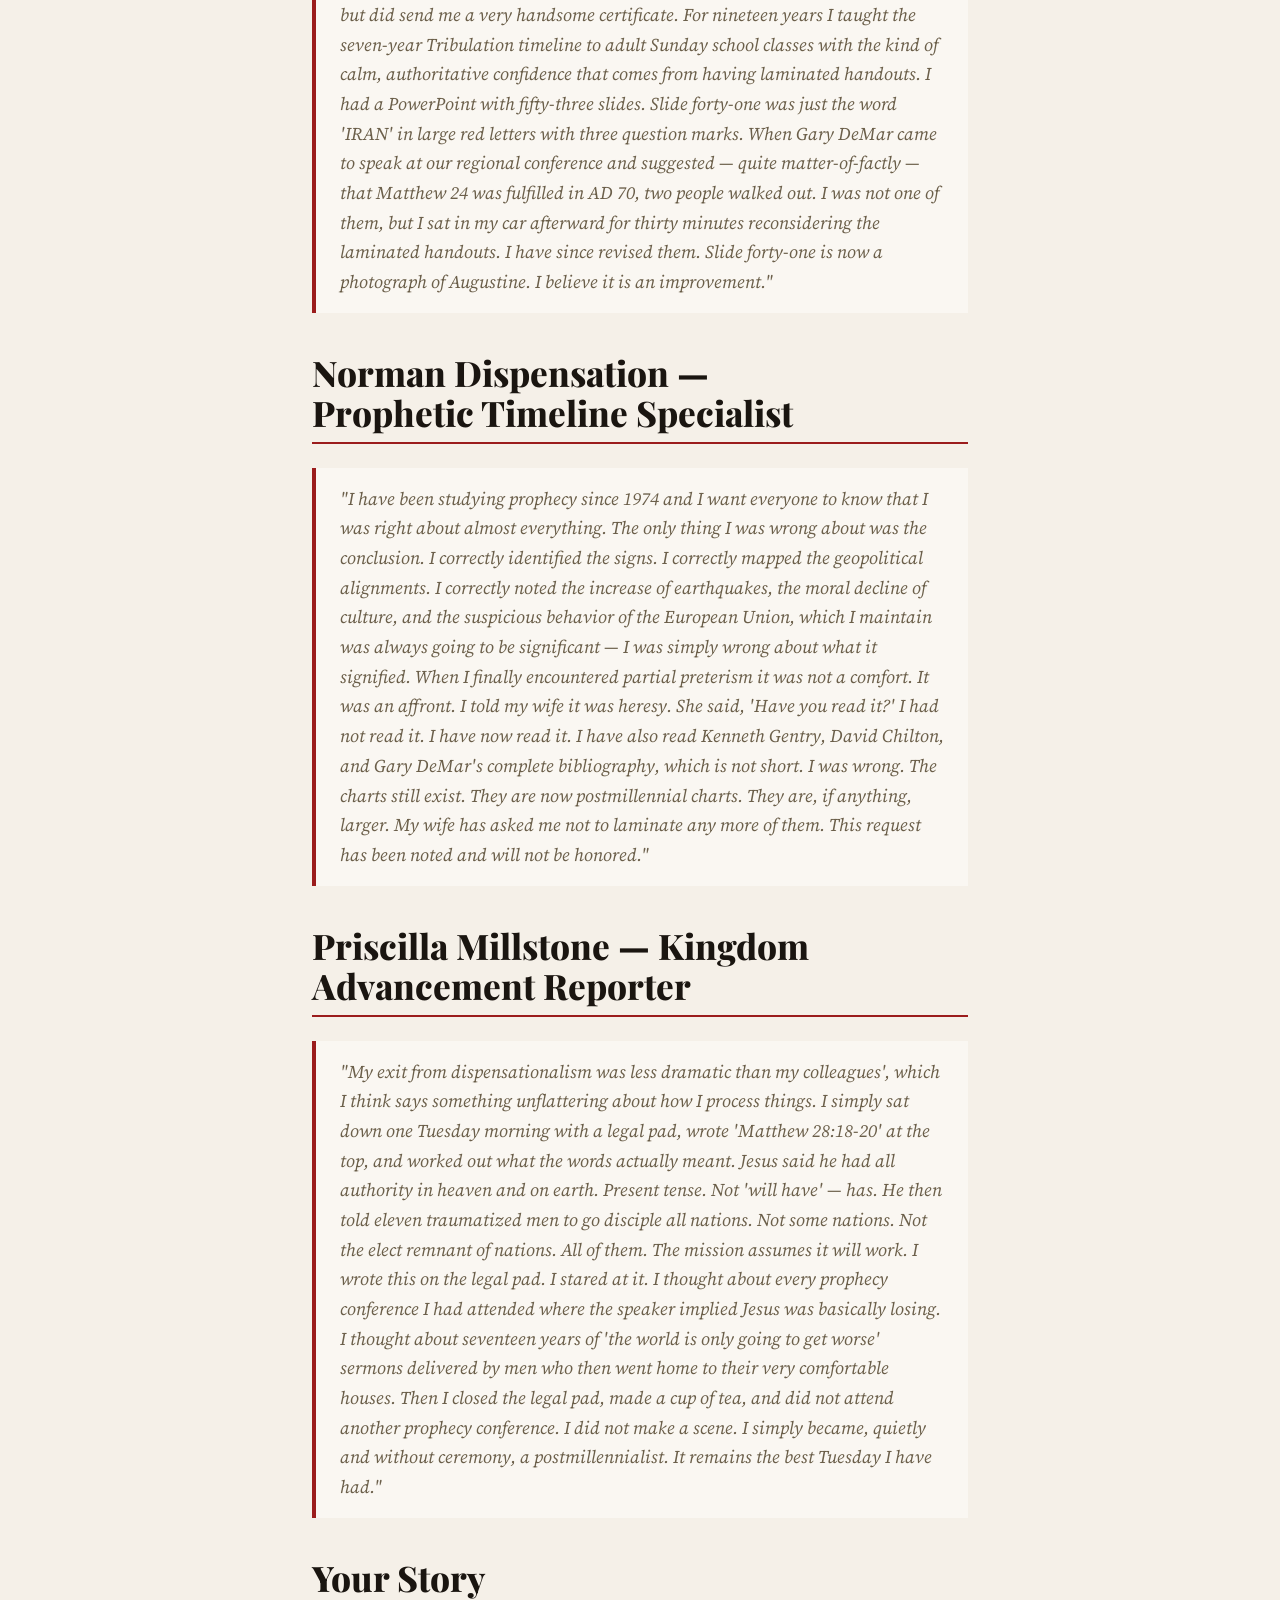
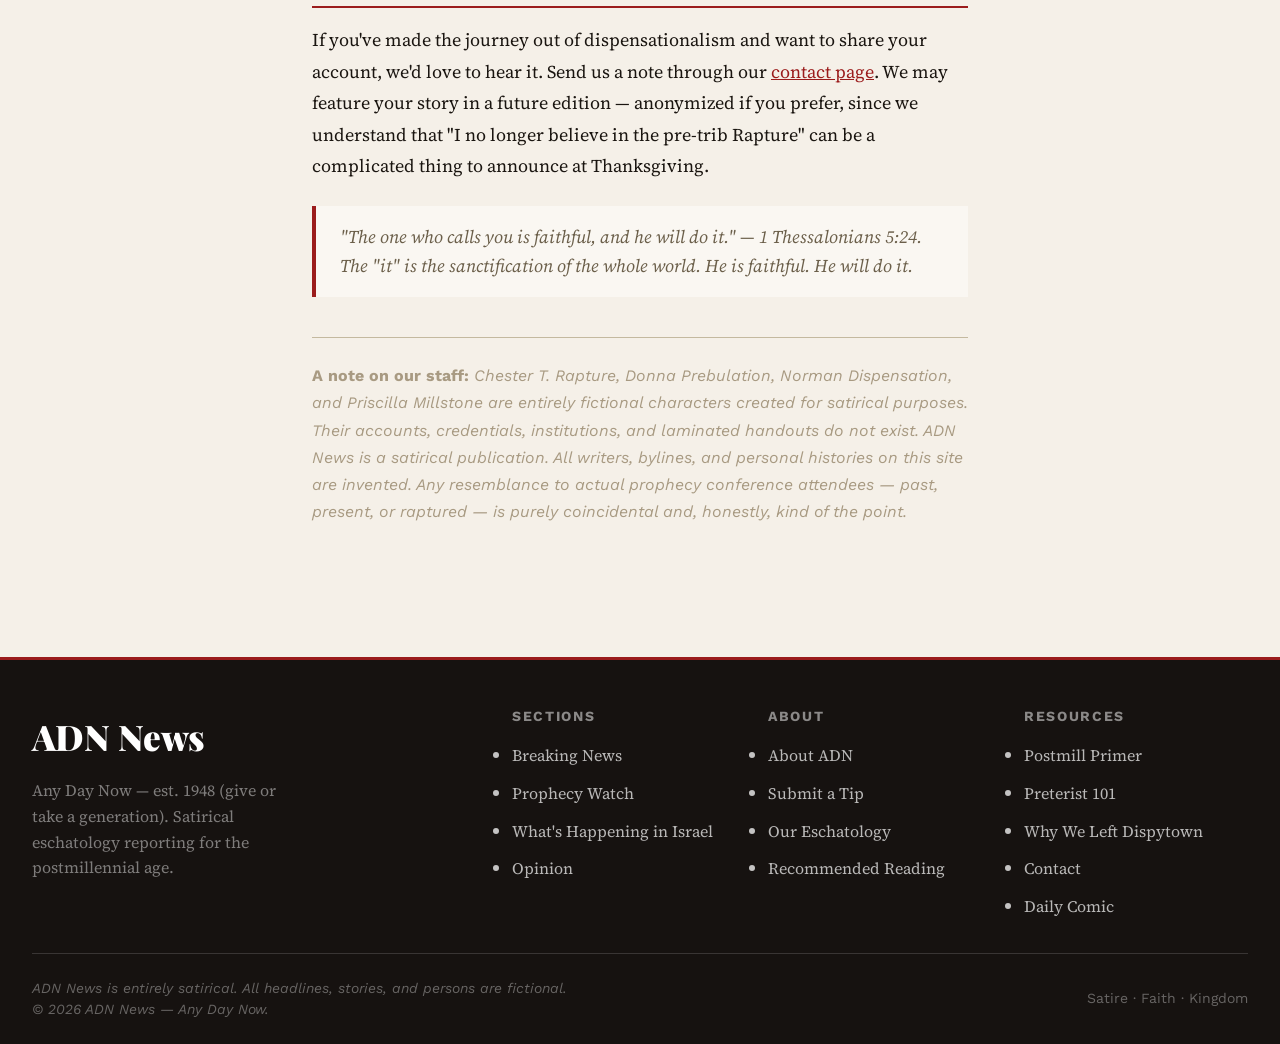
<file: why-we-left-dispytown.html>
<!DOCTYPE html>
<html lang="en">
<head>
  <meta charset="UTF-8" />
  <meta name="viewport" content="width=device-width, initial-scale=1.0" />
  <title>Why We Left Dispytown — ADN News</title>
  <meta name="description" content="Personal stories from ADN News staff about their journey out of dispensationalism and into postmillennial hope." />
  <link rel="preconnect" href="https://fonts.googleapis.com" />
  <link rel="preconnect" href="https://fonts.gstatic.com" crossorigin />
  <link href="https://fonts.googleapis.com/css2?family=Playfair+Display:ital,wght@0,700;0,800;0,900;1,700;1,800&family=Source+Serif+4:ital,wght@0,300;0,400;0,600;1,300;1,400&family=Work+Sans:wght@400;500;600;700;800&display=swap" rel="stylesheet" />
  <link rel="icon" type="image/x-icon" href="favicon.ico" />
  <link rel="icon" type="image/png" sizes="32x32" href="images/favicon-32.png" />
  <link rel="icon" type="image/png" sizes="192x192" href="images/favicon-192.png" />
  <link rel="stylesheet" href="css/base.css?v=9" />
  <link rel="stylesheet" href="css/style.css?v=10" />
  <style>
    .satire-watermark { position: fixed; bottom: var(--space-4); right: var(--space-4); background: var(--color-surface); border: 1px solid var(--color-border); border-radius: var(--radius-full); padding: var(--space-2) var(--space-4); font-family: var(--font-sans); font-size: 10px; font-weight: 700; letter-spacing: 0.1em; text-transform: uppercase; color: var(--color-text-faint); z-index: 100; pointer-events: none; box-shadow: var(--shadow-sm); }
    .page-hero { background: var(--color-primary); color: #fff; padding: var(--space-12) var(--space-8); text-align: center; }
    .page-hero h1 { font-family: var(--font-display); font-size: var(--text-3xl); font-weight: 900; color: #fff; margin-bottom: var(--space-4); }
    .page-hero p { font-family: var(--font-sans); font-size: var(--text-base); opacity: 0.8; max-width: 52ch; margin: 0 auto; }
    .static-content { max-width: 720px; margin: 0 auto; padding: var(--space-12) var(--space-8); }
    .static-content h2 { font-family: var(--font-display); font-size: var(--text-xl); font-weight: 800; margin: var(--space-10) 0 var(--space-4); color: var(--color-text); border-bottom: 2px solid var(--color-primary); padding-bottom: var(--space-2); }
    .static-content h3 { font-family: var(--font-display); font-size: var(--text-lg); font-weight: 700; margin: var(--space-6) 0 var(--space-3); color: var(--color-text); }
    .static-content p { font-family: var(--font-body); font-size: var(--text-base); line-height: 1.75; color: var(--color-text); margin-bottom: var(--space-5); }
    .static-content ul, .static-content ol { padding-left: var(--space-6); margin-bottom: var(--space-5); }
    .static-content li { font-family: var(--font-body); font-size: var(--text-base); line-height: 1.75; color: var(--color-text); margin-bottom: var(--space-2); }
    .static-content blockquote { border-left: 4px solid var(--color-primary); padding: var(--space-4) var(--space-6); margin: var(--space-6) 0; background: var(--color-surface); font-style: italic; color: var(--color-text-muted); }
    .static-content a { color: var(--color-primary); text-decoration: underline; }
    .book-card { display: grid; grid-template-columns: auto 1fr; gap: var(--space-4); padding: var(--space-5); border: 1px solid var(--color-border); border-radius: var(--radius-md); margin-bottom: var(--space-4); background: var(--color-surface); }
    .book-spine { width: 52px; height: 76px; border-radius: 3px; display: flex; align-items: center; justify-content: center; font-family: var(--font-sans); font-size: 9px; font-weight: 700; text-align: center; letter-spacing: 0.05em; color: #fff; padding: 4px; line-height: 1.2; }
    .book-info h3 { font-family: var(--font-display); font-size: var(--text-base); font-weight: 700; margin: 0 0 var(--space-1); }
    .book-info .author { font-family: var(--font-sans); font-size: var(--text-sm); color: var(--color-text-muted); margin-bottom: var(--space-2); }
    .book-info p { font-size: var(--text-sm); color: var(--color-text-muted); margin: 0; line-height: 1.5; }
    .contact-form { display: flex; flex-direction: column; gap: var(--space-4); }
    .contact-form label { font-family: var(--font-sans); font-size: var(--text-sm); font-weight: 600; color: var(--color-text); margin-bottom: var(--space-1); display: block; }
    .contact-form input, .contact-form textarea, .contact-form select { width: 100%; padding: var(--space-3) var(--space-4); border: 1px solid var(--color-border); border-radius: var(--radius-sm); background: var(--color-surface); color: var(--color-text); font-family: var(--font-body); font-size: var(--text-base); box-sizing: border-box; }
    .contact-form input:focus, .contact-form textarea:focus { outline: 2px solid var(--color-primary); border-color: var(--color-primary); }
    .contact-form textarea { min-height: 140px; resize: vertical; }
    .contact-form button { background: var(--color-primary); color: #fff; border: none; padding: var(--space-3) var(--space-8); font-family: var(--font-sans); font-weight: 700; font-size: var(--text-base); border-radius: var(--radius-sm); cursor: pointer; letter-spacing: 0.04em; align-self: flex-start; }
    .contact-form button:hover { background: #7a1515; }
    .theology-card { padding: var(--space-6); border: 1px solid var(--color-border); border-radius: var(--radius-md); background: var(--color-surface); margin-bottom: var(--space-5); border-left: 4px solid var(--color-primary); }
    .theology-card h3 { font-family: var(--font-display); font-size: var(--text-lg); font-weight: 800; margin: 0 0 var(--space-3); }
    .tip-note { background: var(--color-surface); border: 1px solid var(--color-border); border-radius: var(--radius-md); padding: var(--space-5); margin-bottom: var(--space-6); font-family: var(--font-sans); font-size: var(--text-sm); color: var(--color-text-muted); line-height: 1.6; font-style: italic; }
  </style>
</head>
<body data-page="why-we-left">
<div class="satire-watermark">Satire</div>

<div class="top-bar" role="banner" aria-hidden="true">
  <div class="top-bar-ticker"><div class="ticker-items">
    <span><span class="ticker-label">Breaking</span> Local man updates Rapture countdown clock for 47th consecutive year</span>
    <span>&#8195;&bull;&#8195;</span>
    <span><span class="ticker-label">Update</span> Kingdom of God still growing, sources confirm</span>
    <span>&#8195;&bull;&#8195;</span>
    <span><span class="ticker-label">Breaking</span> Prophecy conference postponed pending updated generation length estimates</span>
    <span>&#8195;&bull;&#8195;</span>
    <span><span class="ticker-label">Developing</span> Third Temple gift shop opens; tableware arrives ahead of tabernacle</span>
  </div></div>
</div>

<header class="site-header" role="banner">
  <div class="masthead-inner">
    <div class="masthead-date-line">
      <span class="edition-label">Eschatology Edition</span>
      <a href="index.html" class="masthead-logo-link" aria-label="ADN News — Home">
        <img src="images/logo.png" alt="ADN News" class="site-logo-img" />
      </a>
      <div class="masthead-header-controls">
        <span class="masthead-live-date"></span>
        <button class="theme-toggle" data-theme-toggle aria-label="Toggle dark mode">
          <svg width="18" height="18" viewBox="0 0 24 24" fill="none" stroke="currentColor" stroke-width="2"><path d="M21 12.79A9 9 0 1 1 11.21 3 7 7 0 0 0 21 12.79z"/></svg>
        </button>
      </div>
    </div>
    <div class="masthead-tagline-row">
      <p class="site-subtitle">Eschatology Reporting for the Discerning Believer</p>
      <p class="site-tagline">"Any Day Now" — est. 1948 (give or take a generation)</p>
    </div>
  </div>
</header>
<nav class="primary-nav" aria-label="Main navigation">
  <div class="primary-nav-inner">
    <a href="index.html" class="nav-link">Home</a>
    <a href="breaking.html" class="nav-link">Breaking News</a>
    <a href="prophecy-watch.html" class="nav-link">Prophecy Watch</a>
    <a href="israel.html" class="nav-link">What's Happening in Israel</a>
    <a href="index.html#opinion" class="nav-link">Opinion</a>
    <a href="index.html#about" class="nav-link">About ADN</a>
  </div>
</nav>
<main>
  <div class="page-hero">
    <h1>Why We Left Dispytown</h1>
    <p>Personal accounts from ADN News staff about the long, occasionally embarrassing road out of dispensationalism.</p>
  </div>
  <div class="static-content">
    <p>We didn't come to postmillennialism because it was trendy. Most of us came kicking and screaming, clutching our Hal Lindsey paperbacks, one foot still out the door of the prophecy conference ballroom. The road out of dispensationalism is long, occasionally humiliating, and involves admitting that you once sold your grandmother's china because you were confident you wouldn't need it. Here are our stories.</p>

    <h2>Chester T. Rapture — Senior Eschatology Correspondent</h2>
    <blockquote>"I want to be upfront: I did not leave dispensationalism quietly. I left it loudly, in stages, over eleven years, while continuing to attend prophecy conferences and telling myself I was just there for the fellowship. I had a Rapture bag. You know what a Rapture bag is — it's the bag by your door with granola bars and a printed copy of your key Bible passages in case the Tribulation starts while you're at work and you need to hit the ground running. I had two. One was color-coded. When I finally read Sproul's <em>The Last Days According to Jesus</em>, I sat on the floor of my kitchen for forty-five minutes. Then I went and repacked the bags as general emergency preparedness supplies — which, I have since learned, is actually more useful. I am now a confident postmillennialist and a man with excellent earthquake supplies. God is faithful. He's just not coming to get you in the next fifteen minutes."</blockquote>

    <h2>Donna Prebulation — Tribulation Desk Reporter</h2>
    <blockquote>"I hold a doctorate in eschatological hermeneutics from the Leland B. Crowley Institute for Pre-Tribulational Studies, which is not an accredited institution but did send me a very handsome certificate. For nineteen years I taught the seven-year Tribulation timeline to adult Sunday school classes with the kind of calm, authoritative confidence that comes from having laminated handouts. I had a PowerPoint with fifty-three slides. Slide forty-one was just the word 'IRAN' in large red letters with three question marks. When Gary DeMar came to speak at our regional conference and suggested — quite matter-of-factly — that Matthew 24 was fulfilled in AD 70, two people walked out. I was not one of them, but I sat in my car afterward for thirty minutes reconsidering the laminated handouts. I have since revised them. Slide forty-one is now a photograph of Augustine. I believe it is an improvement."</blockquote>

    <h2>Norman Dispensation — Prophetic Timeline Specialist</h2>
    <blockquote>"I have been studying prophecy since 1974 and I want everyone to know that I was <em>right about almost everything</em>. The only thing I was wrong about was the conclusion. I correctly identified the signs. I correctly mapped the geopolitical alignments. I correctly noted the increase of earthquakes, the moral decline of culture, and the suspicious behavior of the European Union, which I maintain was always going to be significant — I was simply wrong about what it signified. When I finally encountered partial preterism it was not a comfort. It was an affront. I told my wife it was heresy. She said, 'Have you read it?' I had not read it. I have now read it. I have also read Kenneth Gentry, David Chilton, and Gary DeMar's complete bibliography, which is not short. I was wrong. The charts still exist. They are now postmillennial charts. They are, if anything, larger. My wife has asked me not to laminate any more of them. This request has been noted and will not be honored."</blockquote>

    <h2>Priscilla Millstone — Kingdom Advancement Reporter</h2>
    <blockquote>"My exit from dispensationalism was less dramatic than my colleagues', which I think says something unflattering about how I process things. I simply sat down one Tuesday morning with a legal pad, wrote 'Matthew 28:18-20' at the top, and worked out what the words actually meant. Jesus said he had <em>all</em> authority in heaven and on earth. Present tense. Not 'will have' — <em>has</em>. He then told eleven traumatized men to go disciple <em>all nations</em>. Not some nations. Not the elect remnant of nations. All of them. The mission assumes it will work. I wrote this on the legal pad. I stared at it. I thought about every prophecy conference I had attended where the speaker implied Jesus was basically losing. I thought about seventeen years of 'the world is only going to get worse' sermons delivered by men who then went home to their very comfortable houses. Then I closed the legal pad, made a cup of tea, and did not attend another prophecy conference. I did not make a scene. I simply became, quietly and without ceremony, a postmillennialist. It remains the best Tuesday I have had."</blockquote>

    <h2>Your Story</h2>
    <p>If you've made the journey out of dispensationalism and want to share your account, we'd love to hear it. Send us a note through our <a href="contact.html">contact page</a>. We may feature your story in a future edition — anonymized if you prefer, since we understand that "I no longer believe in the pre-trib Rapture" can be a complicated thing to announce at Thanksgiving.</p>

    <blockquote>"The one who calls you is faithful, and he will do it." — 1 Thessalonians 5:24. The "it" is the sanctification of the whole world. He is faithful. He will do it.</blockquote>

    <p style="margin-top: var(--space-10); padding-top: var(--space-6); border-top: 1px solid var(--color-border); font-family: var(--font-sans); font-size: var(--text-sm); color: var(--color-text-faint); font-style: italic; line-height: 1.7;"><strong style="font-style: normal;">A note on our staff:</strong> Chester T. Rapture, Donna Prebulation, Norman Dispensation, and Priscilla Millstone are entirely fictional characters created for satirical purposes. Their accounts, credentials, institutions, and laminated handouts do not exist. ADN News is a satirical publication. All writers, bylines, and personal histories on this site are invented. Any resemblance to actual prophecy conference attendees — past, present, or raptured — is purely coincidental and, honestly, kind of the point.</p>
  </div>
</main>
<footer class="site-footer">
  <div class="footer-inner">
    <div class="footer-top">
      <div class="footer-brand"><div class="footer-site-name">ADN News</div><p>Any Day Now — est. 1948 (give or take a generation). Satirical eschatology reporting for the postmillennial age.</p></div>
      <div class="footer-col"><h4>Sections</h4><ul><li><a href="breaking.html">Breaking News</a></li><li><a href="prophecy-watch.html">Prophecy Watch</a></li><li><a href="israel.html">What's Happening in Israel</a></li><li><a href="index.html#opinion">Opinion</a></li></ul></div>
      <div class="footer-col"><h4>About</h4><ul><li><a href="index.html#about">About ADN</a></li><li><a href="index.html#submit">Submit a Tip</a></li><li><a href="our-eschatology.html">Our Eschatology</a></li><li><a href="recommended-reading.html">Recommended Reading</a></li></ul></div>
      <div class="footer-col"><h4>Resources</h4><ul><li><a href="postmill-primer.html">Postmill Primer</a></li><li><a href="preterist-101.html">Preterist 101</a></li><li><a href="why-we-left-dispytown.html">Why We Left Dispytown</a></li><li><a href="contact.html">Contact</a></li><li><a href="comic.html">Daily Comic</a></li></ul></div>
    </div>
    <div class="footer-bottom">
      <p class="footer-disclaimer">ADN News is entirely satirical. All headlines, stories, and persons are fictional. &copy; 2026 ADN News — Any Day Now.</p>
      <p>Satire &middot; Faith &middot; Kingdom</p>
    </div>
  </div>
</footer>
<script src="js/main.js?v=10"></script>
</body>
</html>
</file>
<file: css/base.css>
/* base.css — Any Day Now */
*,
*::before,
*::after {
  box-sizing: border-box;
  margin: 0;
  padding: 0;
}

:root, [data-theme='light'] {
  /* Custom palette: aged newspaper + prophetic gold + blood red accent */
  --color-bg: #f5f0e8;
  --color-surface: #faf7f2;
  --color-surface-2: #fffef9;
  --color-surface-offset: #ede7da;
  --color-surface-offset-2: #e5ddd0;
  --color-surface-dynamic: #d9d0c0;
  --color-divider: #cec4b0;
  --color-border: #c4b99f;

  /* Text */
  --color-text: #1a1510;
  --color-text-muted: #6b5f4a;
  --color-text-faint: #a89a82;
  --color-text-inverse: #f5f0e8;

  /* Primary accent: newspaper red */
  --color-primary: #9b1c1c;
  --color-primary-hover: #7a1515;
  --color-primary-active: #5c0f0f;
  --color-primary-highlight: #e8cece;

  /* Gold accent for breaking news badges */
  --color-gold: #b8860b;
  --color-gold-hover: #966e09;
  --color-gold-highlight: #f0e4c0;

  /* Section accent: blue for "Kingdom Report" feel */
  --color-blue: #1a3a5c;
  --color-blue-hover: #122846;
  --color-blue-highlight: #c8d8e8;

  --radius-sm: 0.25rem;
  --radius-md: 0.375rem;
  --radius-lg: 0.5rem;
  --radius-xl: 0.75rem;
  --radius-full: 9999px;

  --transition-interactive: 180ms cubic-bezier(0.16, 1, 0.3, 1);

  --shadow-sm: 0 1px 2px rgba(26, 21, 16, 0.08);
  --shadow-md: 0 4px 12px rgba(26, 21, 16, 0.10);
  --shadow-lg: 0 12px 32px rgba(26, 21, 16, 0.14);

  --content-narrow: 640px;
  --content-default: 960px;
  --content-wide: 1240px;

  /* Type scale */
  --text-xs: clamp(0.75rem, 0.7rem + 0.25vw, 0.875rem);
  --text-sm: clamp(0.875rem, 0.8rem + 0.35vw, 1rem);
  --text-base: clamp(1rem, 0.95rem + 0.25vw, 1.125rem);
  --text-lg: clamp(1.125rem, 1rem + 0.75vw, 1.5rem);
  --text-xl: clamp(1.5rem, 1.2rem + 1.25vw, 2.25rem);
  --text-2xl: clamp(2rem, 1.2rem + 2.5vw, 3.5rem);
  --text-3xl: clamp(2.5rem, 1rem + 4vw, 5rem);
  --text-hero: clamp(3rem, 0.5rem + 7vw, 7rem);

  /* Spacing */
  --space-1: 0.25rem;
  --space-2: 0.5rem;
  --space-3: 0.75rem;
  --space-4: 1rem;
  --space-5: 1.25rem;
  --space-6: 1.5rem;
  --space-8: 2rem;
  --space-10: 2.5rem;
  --space-12: 3rem;
  --space-16: 4rem;
  --space-20: 5rem;
  --space-24: 6rem;
  --space-32: 8rem;

  --font-display: 'Playfair Display', 'Georgia', serif;
  --font-body: 'Source Serif 4', 'Georgia', serif;
  --font-sans: 'Work Sans', 'Helvetica Neue', sans-serif;
}

[data-theme='dark'] {
  --color-bg: #0e0c09;
  --color-surface: #141210;
  --color-surface-2: #1a1815;
  --color-surface-offset: #1f1c18;
  --color-surface-offset-2: #252118;
  --color-surface-dynamic: #2e2a22;
  --color-divider: #312d25;
  --color-border: #3d3829;
  --color-text: #d8d0c2;
  --color-text-muted: #8a7e68;
  --color-text-faint: #5a5245;
  --color-text-inverse: #1a1510;
  --color-primary: #e05555;
  --color-primary-hover: #c83a3a;
  --color-primary-active: #ab2525;
  --color-primary-highlight: #3d2020;
  --color-gold: #d4a017;
  --color-gold-hover: #b88810;
  --color-gold-highlight: #3a3010;
  --color-blue: #5b8fc2;
  --color-blue-hover: #4070a0;
  --color-blue-highlight: #1a2d3d;
  --shadow-sm: 0 1px 2px rgba(0, 0, 0, 0.3);
  --shadow-md: 0 4px 12px rgba(0, 0, 0, 0.4);
  --shadow-lg: 0 12px 32px rgba(0, 0, 0, 0.5);
}

@media (prefers-color-scheme: dark) {
  :root:not([data-theme]) {
    --color-bg: #0e0c09;
    --color-surface: #141210;
    --color-surface-2: #1a1815;
    --color-surface-offset: #1f1c18;
    --color-surface-offset-2: #252118;
    --color-surface-dynamic: #2e2a22;
    --color-divider: #312d25;
    --color-border: #3d3829;
    --color-text: #d8d0c2;
    --color-text-muted: #8a7e68;
    --color-text-faint: #5a5245;
    --color-text-inverse: #1a1510;
    --color-primary: #e05555;
    --color-primary-hover: #c83a3a;
    --color-primary-active: #ab2525;
    --color-primary-highlight: #3d2020;
    --color-gold: #d4a017;
    --color-gold-hover: #b88810;
    --color-gold-highlight: #3a3010;
    --color-blue: #5b8fc2;
    --color-blue-hover: #4070a0;
    --color-blue-highlight: #1a2d3d;
    --shadow-sm: 0 1px 2px rgba(0, 0, 0, 0.3);
    --shadow-md: 0 4px 12px rgba(0, 0, 0, 0.4);
    --shadow-lg: 0 12px 32px rgba(0, 0, 0, 0.5);
  }
}

html {
  -moz-text-size-adjust: none;
  -webkit-text-size-adjust: none;
  text-size-adjust: none;
  -webkit-font-smoothing: antialiased;
  -moz-osx-font-smoothing: grayscale;
  text-rendering: optimizeLegibility;
  scroll-behavior: smooth;
  hanging-punctuation: first last;
  scroll-padding-top: var(--space-16);
}

body {
  min-height: 100dvh;
  line-height: 1.65;
  font-family: var(--font-body);
  font-size: var(--text-base);
  color: var(--color-text);
  background-color: var(--color-bg);
}

img, picture, video, canvas, svg {
  display: block;
  max-width: 100%;
  height: auto;
}

ul[role='list'], ol[role='list'] { list-style: none; }
input, button, textarea, select { font: inherit; color: inherit; }
h1, h2, h3, h4, h5, h6 { text-wrap: balance; line-height: 1.15; font-family: var(--font-display); }
p, li, figcaption { text-wrap: pretty; max-width: 72ch; }

a { color: inherit; text-decoration: none; }
a:hover { color: var(--color-primary); }

::selection { background: rgba(155, 28, 28, 0.18); color: var(--color-text); }
:focus-visible { outline: 2px solid var(--color-primary); outline-offset: 3px; border-radius: var(--radius-sm); }

@media (prefers-reduced-motion: reduce) {
  *, *::before, *::after {
    animation-duration: 0.01ms !important;
    animation-iteration-count: 1 !important;
    transition-duration: 0.01ms !important;
    scroll-behavior: auto !important;
  }
}

button { cursor: pointer; background: none; border: none; }

/* Touch target minimum size for interactive elements on mobile */
@media (max-width: 768px) {
  /* Theme toggle button needs tap area */
  .theme-toggle {
    min-height: 44px;
    min-width: 44px;
  }
  /* Nav links */
  .nav-link {
    min-height: 44px;
    display: inline-flex;
    align-items: center;
  }
}
table { border-collapse: collapse; width: 100%; }

a, button, [role='button'], [role='link'], input, textarea, select {
  transition: color var(--transition-interactive), background var(--transition-interactive), border-color var(--transition-interactive), box-shadow var(--transition-interactive);
}

.sr-only {
  position: absolute; width: 1px; height: 1px; padding: 0; margin: -1px;
  overflow: hidden; clip: rect(0, 0, 0, 0); white-space: nowrap; border-width: 0;
}
</file>
<file: css/style.css>
/* style.css — Any Day Now: Satirical Eschatology News */

/* ============================================================
   MASTHEAD / TOP BAR
   ============================================================ */

.top-bar {
  background: var(--color-primary);
  color: var(--color-text-inverse);
  padding: var(--space-2) var(--space-4);
  display: flex;
  justify-content: center;
  align-items: center;
  gap: var(--space-8);
  font-family: var(--font-sans);
  font-size: var(--text-xs);
  font-weight: 600;
  letter-spacing: 0.08em;
  text-transform: uppercase;
  overflow: hidden;
}

.top-bar-ticker {
  display: flex;
  gap: var(--space-8);
  overflow: hidden;
  white-space: nowrap;
}

.ticker-label {
  background: var(--color-gold);
  color: var(--color-text-inverse);
  padding: 1px var(--space-2);
  border-radius: var(--radius-sm);
  font-size: 10px;
  letter-spacing: 0.1em;
  font-weight: 700;
  margin-right: var(--space-2);
  flex-shrink: 0;
}

.ticker-items {
  display: flex;
  gap: var(--space-8);
  /* animation driven by JS rAF for seamless looping */
}

/* ============================================================
   SITE HEADER / MASTHEAD
   ============================================================ */

.site-header {
  background: var(--color-surface);
  border-bottom: 3px solid var(--color-text);
  padding: var(--space-1) var(--space-8) 0;
}

.masthead-inner {
  max-width: var(--content-wide);
  margin: 0 auto;
  display: flex;
  flex-direction: column;
  gap: 0;
}

/* Top row: Edition label LEFT | Logo CENTER | Date + controls RIGHT */
.masthead-date-line {
  display: grid;
  grid-template-columns: 1fr auto 1fr;
  align-items: center;
  width: 100%;
  font-family: var(--font-sans);
  font-size: var(--text-xs);
  color: var(--color-text-muted);
  letter-spacing: 0.05em;
  padding-bottom: var(--space-1);
  border-bottom: 1px solid var(--color-border);
}

.masthead-date-line .edition-label {
  font-weight: 600;
  text-transform: uppercase;
  letter-spacing: 0.1em;
  justify-self: start;
}

.masthead-date-line .masthead-live-date {
  justify-self: end;
}

.masthead-header-controls {
  display: flex;
  align-items: center;
  justify-content: flex-end;
  gap: var(--space-4);
}

/* Logo centered in the 3-column date-line grid */
.masthead-logo-link {
  display: flex;
  justify-content: center;
  align-items: center;
}

/* Subtitle + tagline row below the date line */
.masthead-tagline-row {
  display: flex;
  flex-direction: column;
  align-items: center;
  padding: var(--space-1) 0 var(--space-2);
  border-bottom: 1px solid var(--color-border);
  gap: 1px;
}

/* Legacy — kept so any other pages using .site-nameplate don't break */
.site-nameplate {
  display: flex;
  flex-direction: column;
  align-items: center;
  gap: var(--space-1);
}

.site-title {
  font-family: var(--font-display);
  font-size: var(--text-3xl);
  font-weight: 900;
  letter-spacing: -0.02em;
  color: var(--color-text);
  line-height: 1;
  text-align: center;
}

/* Image logo */
.site-logo-img {
  height: 160px;
  width: auto;
  display: block;
}

/* Dark mode logo swap is handled by JS (updateLogos in main.js) — no CSS filter needed */

/* Editorial image attribution caption */
.img-attribution {
  position: absolute;
  bottom: 0;
  right: 0;
  background: rgba(0,0,0,0.55);
  color: rgba(255,255,255,0.75);
  font-family: var(--font-sans);
  font-size: 10px;
  letter-spacing: 0.04em;
  padding: 3px 7px;
  pointer-events: none;
  line-height: 1.4;
}

@media (max-width: 768px) {
  .site-logo-img { height: 120px; }
}
@media (max-width: 480px) {
  .site-logo-img { height: 90px; }
}

.site-subtitle {
  font-family: var(--font-sans);
  font-size: var(--text-xs);
  font-weight: 500;
  letter-spacing: 0.18em;
  text-transform: uppercase;
  color: var(--color-text-muted);
  text-align: center;
  padding-top: var(--space-2);
  padding-bottom: 0;
}

.site-tagline {
  font-family: var(--font-sans);
  font-size: var(--text-xs);
  font-style: italic;
  color: var(--color-text-muted);
  letter-spacing: 0.04em;
  margin-top: 2px;
  margin-bottom: var(--space-2);
  text-align: center;
}

/* Dark mode toggle */
.theme-toggle {
  width: 36px;
  height: 36px;
  display: flex;
  align-items: center;
  justify-content: center;
  border-radius: var(--radius-full);
  color: var(--color-text-muted);
  border: 1px solid var(--color-border);
  background: var(--color-surface);
}

.theme-toggle:hover {
  background: var(--color-surface-offset);
  color: var(--color-text);
}

/* ============================================================
   PRIMARY NAVIGATION
   ============================================================ */

.primary-nav {
  background: var(--color-text);
  color: var(--color-text-inverse);
  border-bottom: 1px solid var(--color-border);
}

.primary-nav-inner {
  max-width: var(--content-wide);
  margin: 0 auto;
  display: flex;
  align-items: center;
  gap: 0;
  padding: 0 var(--space-8);
  overflow-x: auto;
  scrollbar-width: none;
}

.primary-nav-inner::-webkit-scrollbar { display: none; }

.nav-link {
  font-family: var(--font-sans);
  font-size: var(--text-sm);
  font-weight: 600;
  letter-spacing: 0.06em;
  text-transform: uppercase;
  color: var(--color-text-inverse);
  padding: var(--space-3) var(--space-5);
  white-space: nowrap;
  position: relative;
  transition: background var(--transition-interactive), color var(--transition-interactive);
  opacity: 0.85;
}

.nav-link:hover {
  background: rgba(255,255,255,0.12);
  color: var(--color-text-inverse);
  opacity: 1;
}

.nav-link.active {
  background: var(--color-primary);
  color: var(--color-text-inverse);
  opacity: 1;
}

.nav-link.nav-highlight {
  background: var(--color-primary);
  color: #fff;
  opacity: 1;
}

/* ============================================================
   LAYOUT CONTAINERS
   ============================================================ */

.page-wrap {
  max-width: var(--content-wide);
  margin: 0 auto;
  padding: var(--space-8) var(--space-8);
}

@media (max-width: 768px) {
  .page-wrap { padding: var(--space-6) var(--space-4); }
}

/* ============================================================
   FRONT PAGE — 3-COLUMN ABOVE-THE-FOLD GRID
   ============================================================ */

.front-page-grid {
  display: grid;
  grid-template-columns: 1fr 1.7fr 1fr;
  gap: 0;
  border: 2px solid var(--color-text);
  margin-bottom: var(--space-8);
  background: var(--color-surface);
  min-height: 520px;
}

/* LEFT COLUMN */
.fp-left {
  display: flex;
  flex-direction: column;
  border-right: 1px solid var(--color-divider);
  padding: 0;
  overflow: hidden;
}

.fp-secondary {
  display: flex;
  flex-direction: column;
  gap: var(--space-2);
  padding: var(--space-6);
  cursor: pointer;
  transition: background var(--transition-interactive);
}

.fp-secondary:hover {
  background: var(--color-surface-offset);
}

.fp-secondary-headline {
  font-family: var(--font-display);
  font-size: clamp(1rem, 0.8rem + 0.8vw, 1.2rem);
  font-weight: 800;
  line-height: 1.2;
  color: var(--color-text);
}

.fp-secondary-headline a:hover { color: var(--color-primary); }

.fp-secondary-deck {
  font-family: var(--font-body);
  font-size: var(--text-sm);
  color: var(--color-text-muted);
  line-height: 1.55;
  display: -webkit-box;
  -webkit-line-clamp: 3;
  -webkit-box-orient: vertical;
  overflow: hidden;
}

.fp-secondary-meta {
  font-family: var(--font-sans);
  font-size: 10px;
  font-weight: 600;
  letter-spacing: 0.06em;
  color: var(--color-text-faint);
  text-transform: uppercase;
  margin-top: var(--space-1);
}

.fp-divider {
  border: none;
  border-top: 1px solid var(--color-divider);
  margin: 0;
}

/* CENTER COLUMN — HERO */
.fp-center {
  border-right: 1px solid var(--color-divider);
  overflow: hidden;
  position: relative;
  background: #111;
}

.fp-hero-link {
  display: flex;
  flex-direction: column;
  height: 100%;
  text-decoration: none;
  color: inherit;
}

.fp-hero-image {
  flex: 1;
  position: relative;
  overflow: hidden;
  min-height: 300px;
}

.fp-hero-image img {
  position: absolute;
  inset: 0;
  width: 100%;
  height: 100%;
  object-fit: cover;
  display: block;
  transition: transform 0.5s cubic-bezier(0.16, 1, 0.3, 1);
}

.fp-hero-link:hover .fp-hero-image img {
  transform: scale(1.03);
}

.fp-hero-content {
  background: var(--color-surface);
  padding: var(--space-5) var(--space-6);
  border-top: 3px solid var(--color-text);
  display: flex;
  flex-direction: column;
  gap: var(--space-2);
}

.fp-hero-headline {
  font-family: var(--font-display);
  font-size: clamp(1.15rem, 0.9rem + 1.2vw, 1.7rem);
  font-weight: 900;
  line-height: 1.15;
  color: var(--color-text);
}

.fp-hero-link:hover .fp-hero-headline { color: var(--color-primary); }

.fp-hero-deck {
  font-family: var(--font-body);
  font-size: var(--text-sm);
  color: var(--color-text-muted);
  line-height: 1.6;
  display: -webkit-box;
  -webkit-line-clamp: 2;
  -webkit-box-orient: vertical;
  overflow: hidden;
}

.fp-hero-meta {
  display: flex;
  align-items: center;
  gap: var(--space-2);
  font-family: var(--font-sans);
  font-size: 10px;
  font-weight: 600;
  letter-spacing: 0.06em;
  color: var(--color-text-faint);
  text-transform: uppercase;
  margin-top: var(--space-1);
}

.fp-hero-meta-sep { opacity: 0.4; }

/* RIGHT COLUMN */
.fp-right {
  display: flex;
  flex-direction: column;
  overflow: hidden;
}

.fp-latest-header {
  font-family: var(--font-sans);
  font-size: var(--text-xs);
  font-weight: 800;
  letter-spacing: 0.14em;
  text-transform: uppercase;
  padding: var(--space-4) var(--space-5) var(--space-3);
  border-bottom: 2px solid var(--color-text);
  color: var(--color-text);
}

.fp-latest-list {
  list-style: none;
  padding: 0;
  margin: 0;
  flex: 1;
  overflow: hidden;
}

.fp-latest-item {
  display: flex;
  flex-direction: column;
  gap: var(--space-1);
  padding: var(--space-4) var(--space-5);
  border-bottom: 1px solid var(--color-divider);
  cursor: pointer;
  transition: background var(--transition-interactive);
}

.fp-latest-item:hover {
  background: var(--color-surface-offset);
}

.fp-latest-headline {
  font-family: var(--font-display);
  font-size: clamp(0.82rem, 0.7rem + 0.4vw, 0.98rem);
  font-weight: 700;
  line-height: 1.25;
  color: var(--color-text);
  margin: 0;
}

.fp-latest-headline a:hover { color: var(--color-primary); }

.fp-latest-meta {
  font-family: var(--font-sans);
  font-size: 10px;
  color: var(--color-text-faint);
  font-weight: 600;
  letter-spacing: 0.05em;
  text-transform: uppercase;
}

.fp-editorial-note {
  font-family: var(--font-sans);
  font-size: 10px;
  color: var(--color-text-faint);
  padding: var(--space-4) var(--space-5);
  border-top: 1px solid var(--color-divider);
  line-height: 1.5;
  margin-top: auto;
}

.fp-badge {
  font-size: 9px;
  padding: 1px var(--space-2);
  letter-spacing: 0.1em;
}

/* RESPONSIVE — collapse to single column stack on mobile */
@media (max-width: 900px) {
  .front-page-grid {
    grid-template-columns: 1fr;
    min-height: auto;
  }
  .fp-left {
    border-right: none;
    border-bottom: 1px solid var(--color-divider);
  }
  .fp-center {
    border-right: none;
    border-bottom: 1px solid var(--color-divider);
  }
  .fp-hero-image {
    min-height: 240px;
  }
  .fp-right {
    border-bottom: 1px solid var(--color-divider);
  }
}

@media (min-width: 901px) and (max-width: 1100px) {
  .front-page-grid {
    grid-template-columns: 1fr 1.5fr 1fr;
  }
}

/* ============================================================
   FEATURED HERO STORY (legacy — kept for article page use)
   ============================================================ */

.hero-story {
  display: grid;
  grid-template-columns: 1fr 1fr;
  gap: 0;
  border: 2px solid var(--color-text);
  margin-bottom: var(--space-8);
  background: var(--color-surface);
  overflow: hidden;
}

.hero-story-image {
  position: relative;
  overflow: hidden;
  min-height: 420px;
}

.hero-story-image img {
  position: absolute;
  inset: 0;
  width: 100%;
  height: 100%;
  object-fit: cover;
  transition: transform 0.5s cubic-bezier(0.16, 1, 0.3, 1);
}

.hero-story:hover .hero-story-image img {
  transform: scale(1.03);
}

.hero-story-content {
  padding: var(--space-8) var(--space-8);
  display: flex;
  flex-direction: column;
  justify-content: center;
  gap: var(--space-3);
  border-left: 2px solid var(--color-text);
  overflow: hidden;
}

.category-badge {
  display: inline-flex;
  align-items: center;
  gap: var(--space-2);
  font-family: var(--font-sans);
  font-size: var(--text-xs);
  font-weight: 700;
  letter-spacing: 0.12em;
  text-transform: uppercase;
  padding: var(--space-1) var(--space-3);
  border-radius: var(--radius-sm);
  width: fit-content;
}

.badge-breaking {
  background: var(--color-primary);
  color: #fff;
}

.badge-prophecy {
  background: var(--color-gold);
  color: #fff;
}

.badge-israel {
  background: var(--color-blue);
  color: #fff;
}

.badge-opinion {
  background: var(--color-text-muted);
  color: #fff;
}

.hero-headline {
  font-family: var(--font-display);
  font-size: clamp(1.4rem, 1rem + 1.8vw, 2.2rem);
  font-weight: 800;
  line-height: 1.15;
  color: var(--color-text);
}

.hero-headline a:hover { color: var(--color-primary); }

.hero-deck {
  font-family: var(--font-body);
  font-size: var(--text-base);
  color: var(--color-text-muted);
  line-height: 1.65;
  max-width: 56ch;
}

.story-meta {
  display: flex;
  align-items: center;
  gap: var(--space-4);
  font-family: var(--font-sans);
  font-size: var(--text-xs);
  color: var(--color-text-faint);
}

.story-meta .author { color: var(--color-primary); font-weight: 600; }
.story-meta .divider { opacity: 0.4; }

.read-more-btn {
  display: inline-flex;
  align-items: center;
  gap: var(--space-2);
  font-family: var(--font-sans);
  font-size: var(--text-sm);
  font-weight: 700;
  letter-spacing: 0.06em;
  text-transform: uppercase;
  color: var(--color-primary);
  padding: var(--space-3) 0;
  border-bottom: 2px solid var(--color-primary);
  width: fit-content;
  margin-top: var(--space-2);
}

.read-more-btn:hover {
  gap: var(--space-3);
  color: var(--color-primary-hover);
  border-color: var(--color-primary-hover);
}

/* ============================================================
   SECTION DIVIDERS
   ============================================================ */

.section-header {
  display: flex;
  align-items: center;
  gap: var(--space-4);
  margin-bottom: var(--space-6);
  padding-bottom: var(--space-3);
  border-bottom: 3px solid var(--color-text);
}

.section-header h2 {
  font-family: var(--font-sans);
  font-size: var(--text-sm);
  font-weight: 800;
  letter-spacing: 0.14em;
  text-transform: uppercase;
  color: var(--color-text);
}

.section-header .section-accent {
  width: 24px;
  height: 3px;
  background: var(--color-primary);
}

/* ============================================================
   MAIN CONTENT GRID
   ============================================================ */

.content-grid {
  display: grid;
  grid-template-columns: 1fr 1fr 1fr;
  gap: var(--space-8);
  margin-bottom: var(--space-12);
}

.content-grid-2col {
  display: grid;
  grid-template-columns: 2fr 1fr;
  gap: var(--space-8);
  margin-bottom: var(--space-12);
}

/* ============================================================
   STORY CARDS
   ============================================================ */

.story-card {
  display: flex;
  flex-direction: column;
  gap: var(--space-3);
  padding-bottom: var(--space-6);
  border-bottom: 1px solid var(--color-divider);
  cursor: pointer;
}

.story-card:hover .story-card-headline {
  color: var(--color-primary);
}

.story-card-image {
  overflow: hidden;
  border-radius: 0;
  aspect-ratio: 16/10;
  background: var(--color-surface-offset);
}

.story-card-image img {
  width: 100%;
  height: 100%;
  object-fit: cover;
  transition: transform 0.4s cubic-bezier(0.16, 1, 0.3, 1);
}

.story-card:hover .story-card-image img {
  transform: scale(1.04);
}

.story-card-headline {
  font-family: var(--font-display);
  font-size: var(--text-lg);
  font-weight: 700;
  line-height: 1.25;
  color: var(--color-text);
  transition: color var(--transition-interactive);
}

.story-card-deck {
  font-size: var(--text-sm);
  color: var(--color-text-muted);
  line-height: 1.55;
}

.story-card-meta {
  display: flex;
  align-items: center;
  gap: var(--space-3);
  font-family: var(--font-sans);
  font-size: var(--text-xs);
  color: var(--color-text-faint);
  margin-top: auto;
}

/* Ensure images never overflow their containers on mobile */
@media (max-width: 480px) {
  .story-card-image { aspect-ratio: 16/9; }
  .img-attribution { font-size: 9px; padding: 2px 5px; }
}

/* Compact list-style story card (for sidebar) */
.story-list-item {
  display: flex;
  gap: var(--space-4);
  padding: var(--space-4) 0;
  border-bottom: 1px solid var(--color-divider);
  cursor: pointer;
}

.story-list-item:last-child { border-bottom: none; }

.story-list-item:hover .story-list-headline { color: var(--color-primary); }

.story-list-num {
  font-family: var(--font-display);
  font-size: var(--text-xl);
  font-weight: 900;
  color: var(--color-surface-dynamic);
  line-height: 1;
  flex-shrink: 0;
  width: 2rem;
  text-align: center;
  margin-top: 2px;
}

.story-list-content { display: flex; flex-direction: column; gap: var(--space-2); }

.story-list-headline {
  font-family: var(--font-display);
  font-size: var(--text-base);
  font-weight: 700;
  line-height: 1.3;
  transition: color var(--transition-interactive);
}

.story-list-meta {
  font-family: var(--font-sans);
  font-size: var(--text-xs);
  color: var(--color-text-faint);
}

/* ============================================================
   OPINION / EDITORIAL STRIP
   ============================================================ */

.opinion-strip {
  background: var(--color-surface-offset);
  border-top: 3px solid var(--color-text);
  border-bottom: 3px solid var(--color-text);
  padding: var(--space-8) 0;
  margin-bottom: var(--space-12);
}

.opinion-strip-inner {
  max-width: var(--content-wide);
  margin: 0 auto;
  padding: 0 var(--space-8);
}

.opinion-cards {
  display: grid;
  grid-template-columns: repeat(3, 1fr);
  gap: var(--space-8);
  margin-top: var(--space-6);
}

.opinion-card {
  display: flex;
  flex-direction: column;
  gap: var(--space-3);
  cursor: pointer;
}

.opinion-card:hover .opinion-card-headline { color: var(--color-primary); }

.opinion-author-line {
  display: flex;
  align-items: center;
  gap: var(--space-3);
}

.opinion-author-avatar {
  width: 44px;
  height: 44px;
  border-radius: var(--radius-full);
  background: var(--color-surface-dynamic);
  overflow: hidden;
  flex-shrink: 0;
  border: 2px solid var(--color-border);
}

.opinion-author-avatar img {
  width: 100%;
  height: 100%;
  object-fit: cover;
}

.opinion-author-name {
  font-family: var(--font-sans);
  font-size: var(--text-sm);
  font-weight: 700;
  color: var(--color-text);
}

.opinion-author-title {
  font-family: var(--font-sans);
  font-size: var(--text-xs);
  color: var(--color-text-muted);
  font-style: italic;
}

.opinion-card-headline {
  font-family: var(--font-display);
  font-size: var(--text-lg);
  font-weight: 700;
  line-height: 1.25;
  transition: color var(--transition-interactive);
}

.opinion-card-excerpt {
  font-size: var(--text-sm);
  color: var(--color-text-muted);
  line-height: 1.6;
}

/* ============================================================
   PROPHECY TICKER STRIP
   ============================================================ */

.prophecy-meter {
  background: var(--color-blue);
  color: #fff;
  padding: var(--space-6) var(--space-8);
  margin-bottom: var(--space-12);
  display: flex;
  align-items: center;
  gap: var(--space-8);
}

.prophecy-meter-inner {
  max-width: var(--content-wide);
  margin: 0 auto;
  padding: 0 var(--space-8);
  display: flex;
  align-items: center;
  gap: var(--space-8);
  width: 100%;
}

.prophecy-meter-label {
  font-family: var(--font-sans);
  font-size: var(--text-xs);
  font-weight: 800;
  letter-spacing: 0.14em;
  text-transform: uppercase;
  white-space: nowrap;
  flex-shrink: 0;
}

.meter-bar-wrap {
  flex: 1;
  height: 12px;
  background: rgba(255,255,255,0.2);
  border-radius: var(--radius-full);
  overflow: hidden;
}

.meter-bar-fill {
  height: 100%;
  background: linear-gradient(90deg, #f0c040, #e05555);
  border-radius: var(--radius-full);
  transition: width 1.5s cubic-bezier(0.16, 1, 0.3, 1);
  width: 0%;
}

.prophecy-meter-reading {
  font-family: var(--font-display);
  font-size: var(--text-xl);
  font-weight: 900;
  white-space: nowrap;
  flex-shrink: 0;
}

@media (max-width: 480px) {
  .prophecy-meter-label { font-size: 0.65rem; }
  .prophecy-meter-reading { font-size: var(--text-lg); }
  .meter-bar-wrap { min-width: 80px; }
}

.prophecy-meter-caption {
  font-family: var(--font-sans);
  font-size: var(--text-xs);
  opacity: 0.7;
  font-style: italic;
  white-space: nowrap;
  flex-shrink: 0;
}

/* ============================================================
   WHAT'S HAPPENING IN ISRAEL SECTION
   ============================================================ */

.israel-section {
  background: var(--color-surface);
  border: 2px solid var(--color-text);
  padding: var(--space-8);
  margin-bottom: var(--space-12);
}

.israel-grid {
  display: grid;
  grid-template-columns: 1fr 1fr 1fr;
  gap: var(--space-6);
  margin-top: var(--space-6);
}

/* ============================================================
   ABOUT SIDEBAR / DISCLAIMER BOX
   ============================================================ */

.disclaimer-box {
  background: var(--color-gold-highlight, #f0e4c0);
  border: 2px solid var(--color-gold);
  padding: var(--space-6);
  margin-bottom: var(--space-8);
}

[data-theme='dark'] .disclaimer-box {
  background: var(--color-gold-highlight);
}

.disclaimer-box h3 {
  font-family: var(--font-sans);
  font-size: var(--text-sm);
  font-weight: 800;
  letter-spacing: 0.1em;
  text-transform: uppercase;
  color: var(--color-gold);
  margin-bottom: var(--space-3);
}

.disclaimer-box p {
  font-size: var(--text-sm);
  line-height: 1.6;
  color: var(--color-text-muted);
}

/* ============================================================
   SIDEBAR
   ============================================================ */

.sidebar {
  display: flex;
  flex-direction: column;
  gap: var(--space-8);
}

.sidebar-widget {
  border-top: 3px solid var(--color-text);
  padding-top: var(--space-4);
}

.sidebar-widget h3 {
  font-family: var(--font-sans);
  font-size: var(--text-xs);
  font-weight: 800;
  letter-spacing: 0.14em;
  text-transform: uppercase;
  color: var(--color-text);
  margin-bottom: var(--space-4);
}

/* ============================================================
   AD / PROMO UNIT (for submit story CTA)
   ============================================================ */

.promo-unit {
  background: var(--color-primary);
  color: #fff;
  padding: var(--space-8);
  text-align: center;
  display: flex;
  flex-direction: column;
  align-items: center;
  gap: var(--space-4);
}

.promo-unit h3 {
  font-family: var(--font-display);
  font-size: var(--text-xl);
  font-weight: 800;
  line-height: 1.2;
  color: #fff;
}

.promo-unit p {
  font-size: var(--text-sm);
  opacity: 0.85;
  max-width: 36ch;
  text-align: center;
}

.promo-btn {
  display: inline-flex;
  align-items: center;
  gap: var(--space-2);
  background: #fff;
  color: var(--color-primary);
  font-family: var(--font-sans);
  font-size: var(--text-sm);
  font-weight: 700;
  letter-spacing: 0.06em;
  text-transform: uppercase;
  padding: var(--space-3) var(--space-6);
  border-radius: var(--radius-sm);
  transition: transform 0.2s ease, box-shadow 0.2s ease;
}

.promo-btn:hover {
  transform: translateY(-1px);
  box-shadow: 0 4px 16px rgba(0,0,0,0.2);
  color: var(--color-primary-hover);
}

/* ============================================================
   FOOTER
   ============================================================ */

.site-footer {
  background: #161210;
  color: rgba(255,255,255,0.75);
  padding: var(--space-12) var(--space-8) var(--space-6);
  margin-top: var(--space-16);
  border-top: 3px solid var(--color-primary);
}

.footer-inner {
  max-width: var(--content-wide);
  margin: 0 auto;
}

.footer-top {
  display: grid;
  grid-template-columns: 2fr 1fr 1fr 1fr;
  gap: var(--space-8);
  padding-bottom: var(--space-8);
  border-bottom: 1px solid rgba(255,255,255,0.15);
  margin-bottom: var(--space-6);
}

.footer-brand .footer-site-name {
  font-family: var(--font-display);
  font-size: var(--text-xl);
  font-weight: 900;
  color: #fff;
  margin-bottom: var(--space-3);
}

.footer-brand p {
  font-size: var(--text-sm);
  opacity: 0.6;
  line-height: 1.6;
  max-width: 32ch;
}

.footer-col h4 {
  font-family: var(--font-sans);
  font-size: var(--text-xs);
  font-weight: 700;
  letter-spacing: 0.12em;
  text-transform: uppercase;
  color: rgba(255,255,255,0.5);
  margin-bottom: var(--space-4);
}

.footer-col ul { display: flex; flex-direction: column; gap: var(--space-2); }

.footer-col a {
  font-size: var(--text-sm);
  color: rgba(255,255,255,0.7);
  transition: color var(--transition-interactive);
}

.footer-col a:hover { color: #fff; }

.footer-bottom {
  display: flex;
  justify-content: space-between;
  align-items: center;
  font-family: var(--font-sans);
  font-size: var(--text-xs);
  color: rgba(255,255,255,0.35);
  flex-wrap: wrap;
  gap: var(--space-4);
}

.footer-disclaimer {
  font-style: italic;
  max-width: 60ch;
  line-height: 1.5;
}

/* ============================================================
   RESPONSIVE
   ============================================================ */

@media (max-width: 1024px) {
  .content-grid { grid-template-columns: 1fr 1fr; }
  .content-grid-2col { grid-template-columns: 1fr; }
  .opinion-cards { grid-template-columns: 1fr 1fr; }
  .israel-grid { grid-template-columns: 1fr 1fr; }
  .footer-top { grid-template-columns: 1fr 1fr; }
  .sidebar { flex-direction: row; flex-wrap: wrap; gap: var(--space-6); }
  .sidebar-widget, .disclaimer-box, .promo-unit { flex: 1; min-width: 260px; }
}

@media (max-width: 768px) {
  .sidebar { flex-direction: column; }
  .sidebar-widget, .disclaimer-box, .promo-unit { min-width: unset; width: 100%; }
}

@media (max-width: 768px) {
  .hero-story { grid-template-columns: 1fr; }
  .hero-story-image { min-height: 240px; }
  .hero-story-content { border-left: none; border-top: 2px solid var(--color-text); padding: var(--space-5) var(--space-4); }
  .content-grid { grid-template-columns: 1fr; }
  .opinion-cards { grid-template-columns: 1fr; }
  .israel-grid { grid-template-columns: 1fr; }
  .prophecy-meter { padding: var(--space-4) var(--space-4); }
  .prophecy-meter-inner { flex-wrap: wrap; gap: var(--space-3); padding: 0; }
  .prophecy-meter-caption { display: none; }
  .footer-top { grid-template-columns: 1fr 1fr; gap: var(--space-6); }
  /* Mobile masthead: hide flanking elements, center logo only */
  .masthead-date-line {
    display: flex;
    justify-content: center;
    align-items: center;
    padding-bottom: var(--space-2);
  }
  .masthead-date-line .edition-label { display: none; }
  .masthead-date-line .masthead-header-controls { display: none; }
  .masthead-logo-link { margin: 0 auto; }
  .site-logo-img { height: 100px; }
  .masthead-tagline-row { padding: var(--space-1) 0 var(--space-1); }
  .site-subtitle { padding-top: var(--space-1); }
  .opinion-strip-inner { padding: 0 var(--space-4); }
  .nav-link { padding: var(--space-3) var(--space-4); font-size: 0.75rem; }
}

@media (max-width: 600px) {
  .footer-top { grid-template-columns: 1fr; }
}

@media (max-width: 480px) {
  .site-title { font-size: clamp(2rem, 8vw, 3.5rem); }
  .primary-nav-inner { padding: 0 var(--space-2); }
  .page-wrap { padding: var(--space-4) var(--space-3); }
  .hero-story-image { min-height: 200px; }
  .hero-story-content { padding: var(--space-4) var(--space-3); }
  .hero-headline { font-size: clamp(1.2rem, 5vw, 1.8rem); }
  .nav-link { padding: var(--space-3) var(--space-3); font-size: 0.7rem; letter-spacing: 0.04em; }
}

/* ============================================================
   ARTICLE PAGE
   ============================================================ */

.article-header {
  max-width: var(--content-narrow);
  margin: var(--space-10) auto var(--space-8);
  padding: 0 var(--space-4);
  display: flex;
  flex-direction: column;
  gap: var(--space-4);
}

.article-headline {
  font-family: var(--font-display);
  font-size: var(--text-2xl);
  font-weight: 900;
  line-height: 1.1;
}

.article-deck {
  font-size: var(--text-lg);
  color: var(--color-text-muted);
  line-height: 1.5;
  font-style: italic;
}

.article-hero-image {
  width: 100%;
  max-height: 480px;
  object-fit: cover;
  margin-bottom: var(--space-8);
}

.article-body {
  max-width: var(--content-narrow);
  margin: 0 auto;
  padding: 0 var(--space-4) var(--space-16);
  font-size: var(--text-base);
  line-height: 1.75;
}

.article-body p { margin-bottom: var(--space-6); max-width: 68ch; }
.article-body h2 { font-size: var(--text-xl); margin: var(--space-10) 0 var(--space-4); }

.article-body .postmill-note {
  background: var(--color-blue-highlight);
  border-left: 4px solid var(--color-blue);
  padding: var(--space-4) var(--space-6);
  margin: var(--space-8) 0;
  font-style: italic;
  font-size: var(--text-sm);
  color: var(--color-blue);
}

[data-theme='dark'] .article-body .postmill-note {
  color: var(--color-blue);
  background: var(--color-blue-highlight);
}

/* ============================================================
   INLINE SARCASM BADGE
   ============================================================ */

.sarcasm-tag {
  display: inline-flex;
  align-items: center;
  gap: 4px;
  background: var(--color-surface-offset);
  border: 1px solid var(--color-border);
  border-radius: var(--radius-full);
  font-family: var(--font-sans);
  font-size: 10px;
  font-weight: 700;
  letter-spacing: 0.08em;
  text-transform: uppercase;
  color: var(--color-text-muted);
  padding: 2px 8px;
  vertical-align: middle;
}

/* ============================================================
   SCROLL ANIMATIONS
   ============================================================ */

.fade-in {
  opacity: 0;
  transform: translateY(16px);
  transition: opacity 0.5s ease, transform 0.5s ease;
}

.fade-in.visible {
  opacity: 1;
  transform: translateY(0);
}
</file>
